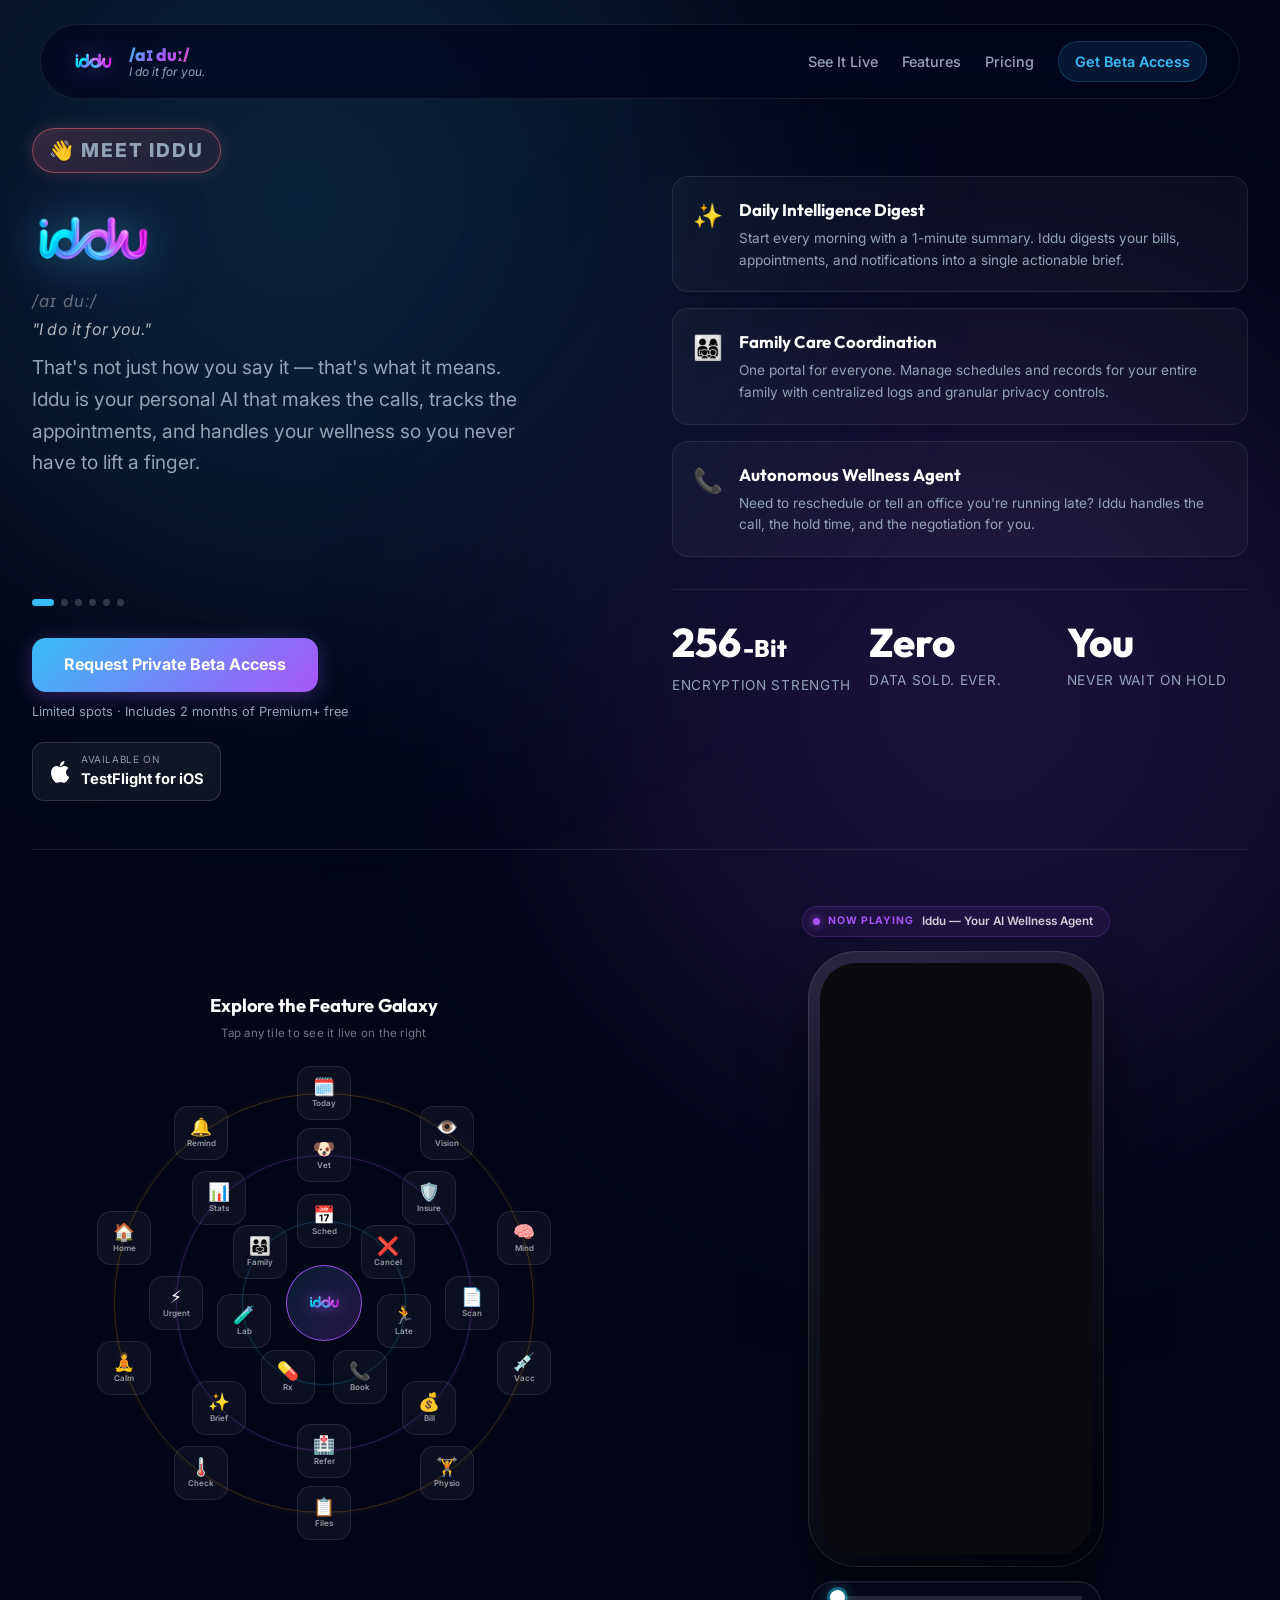
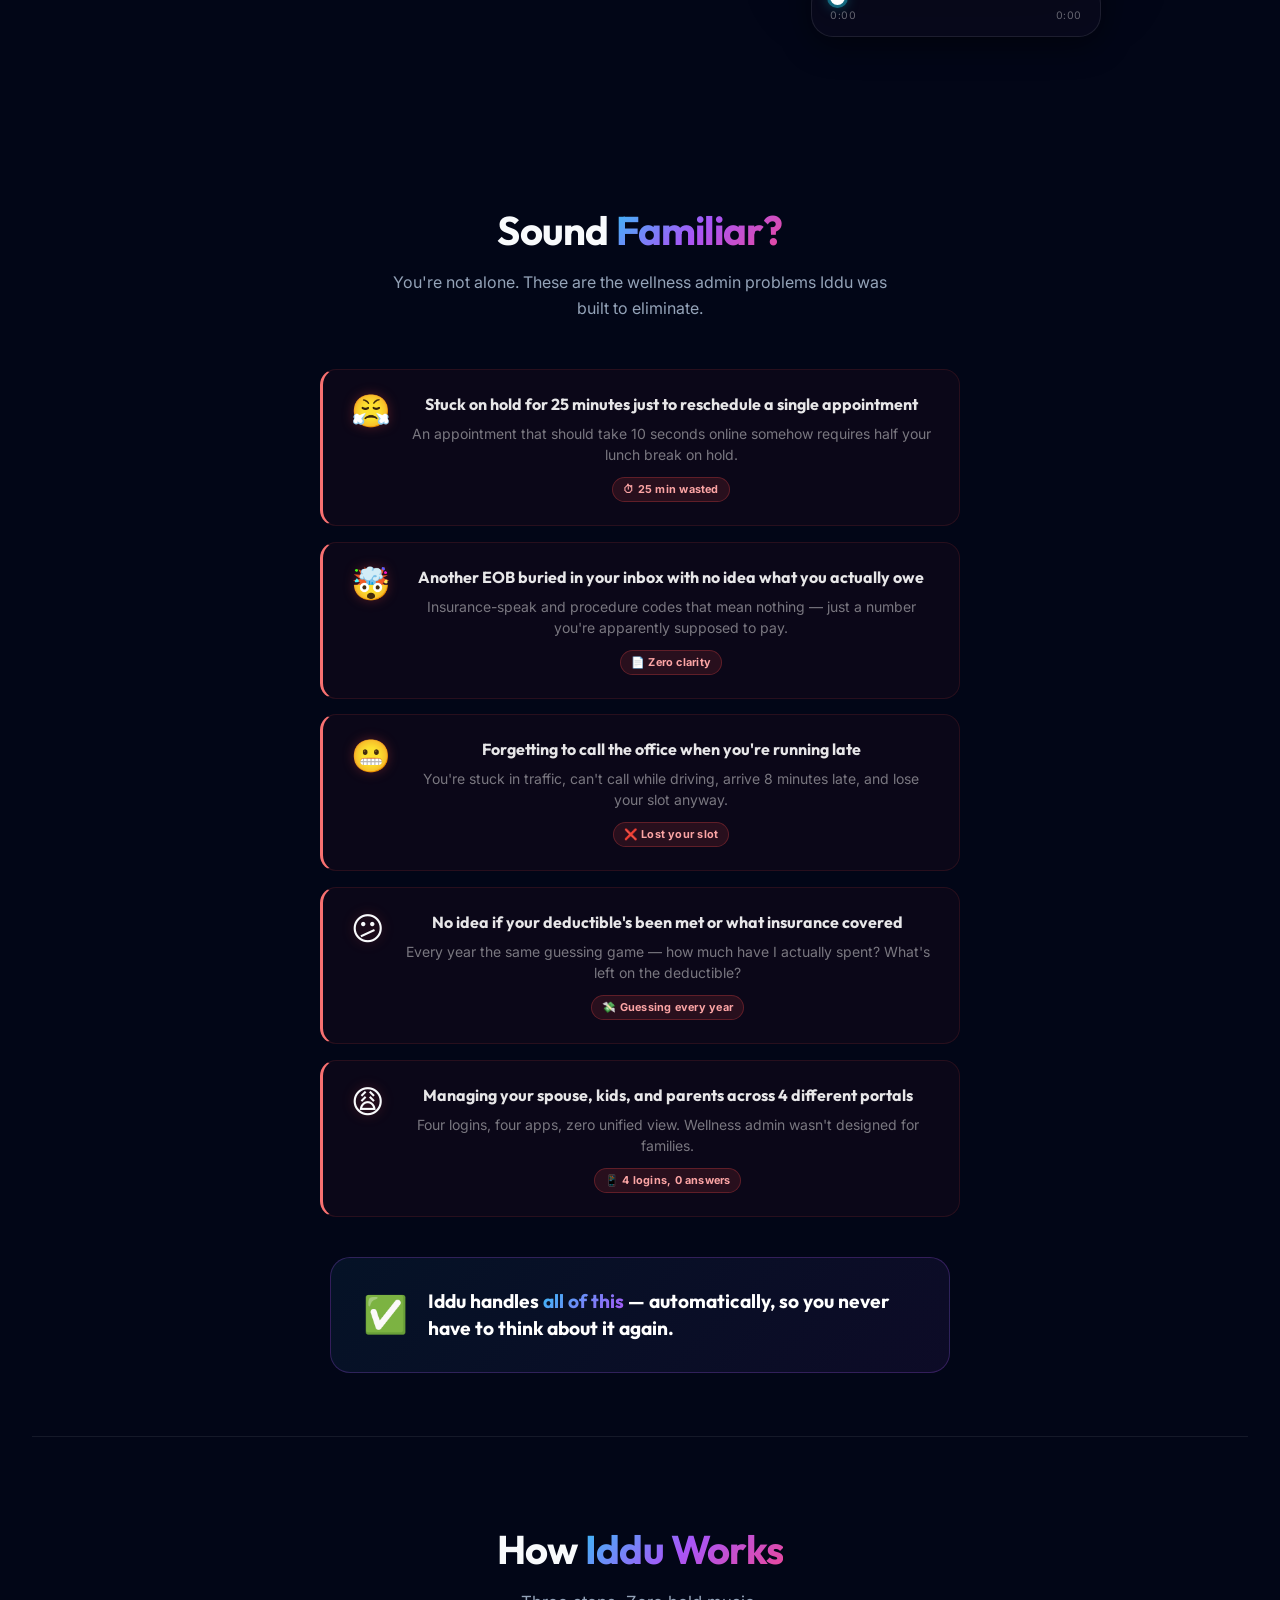
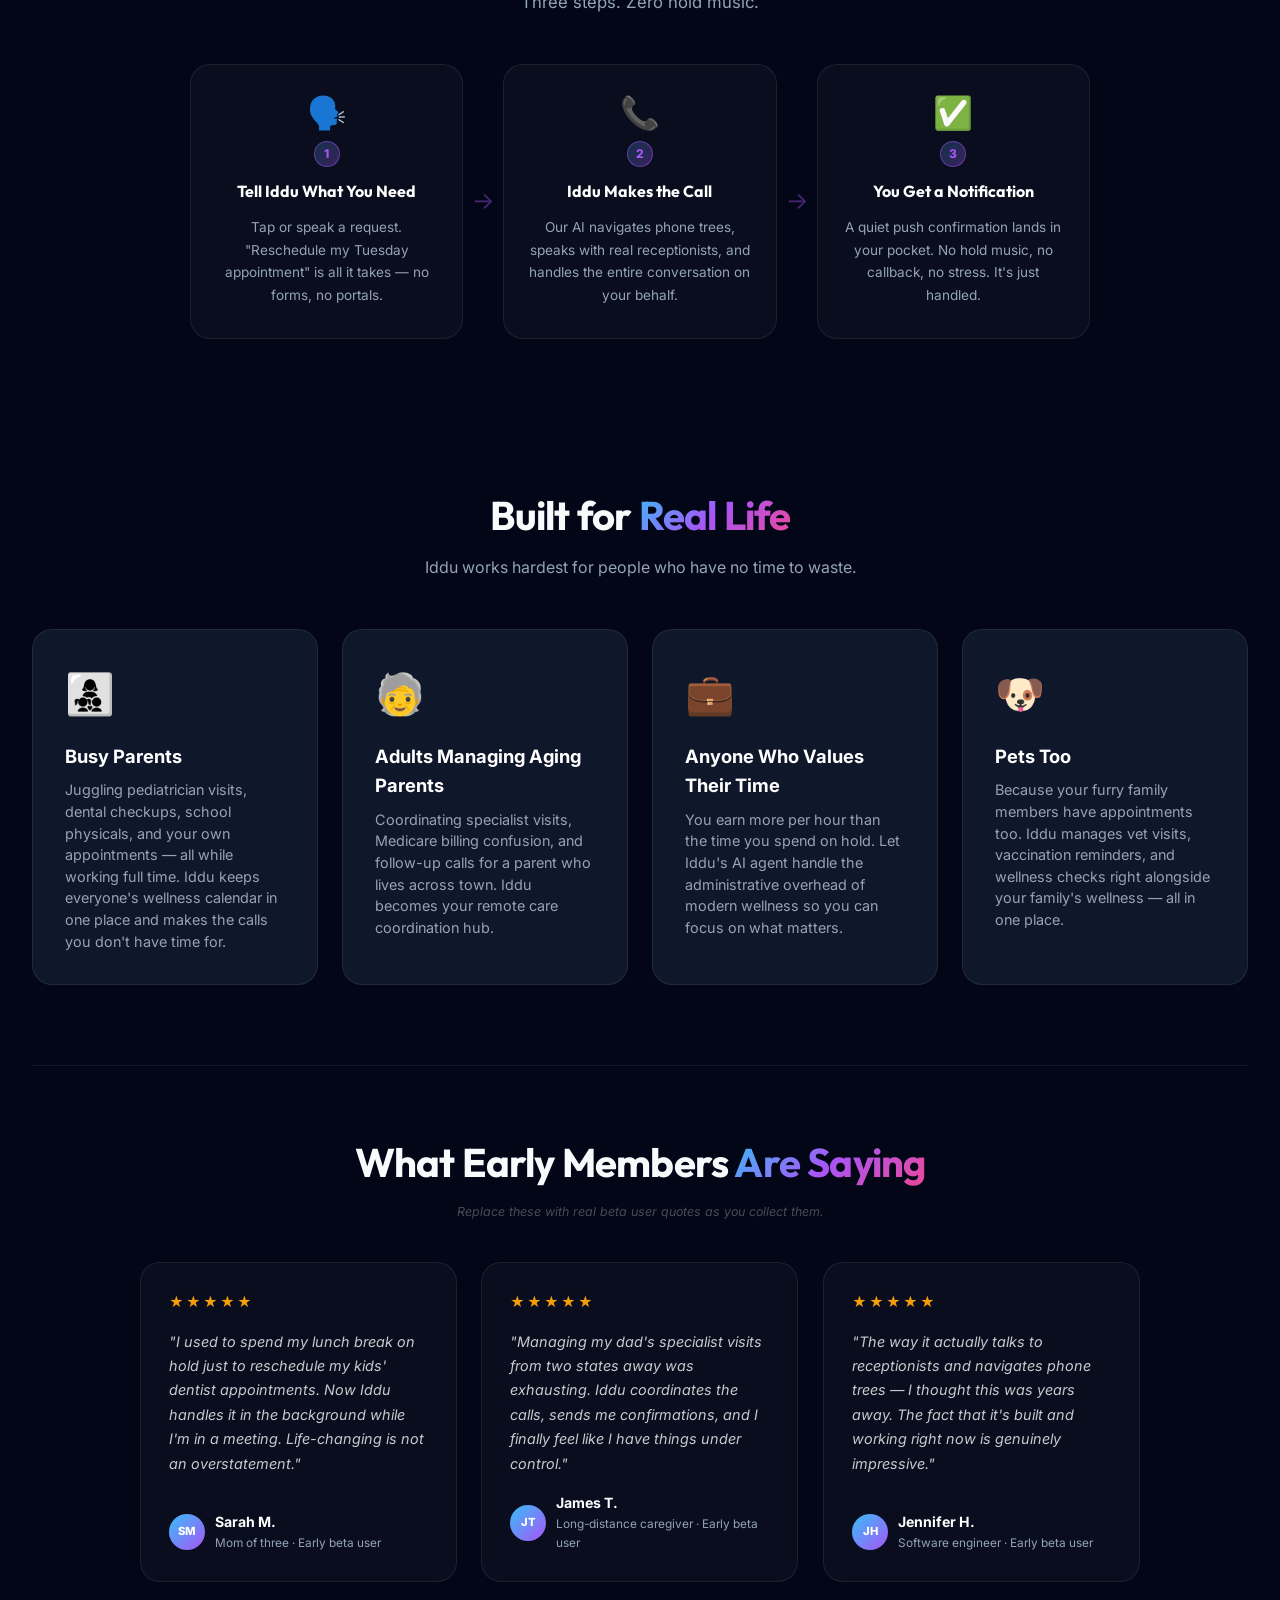
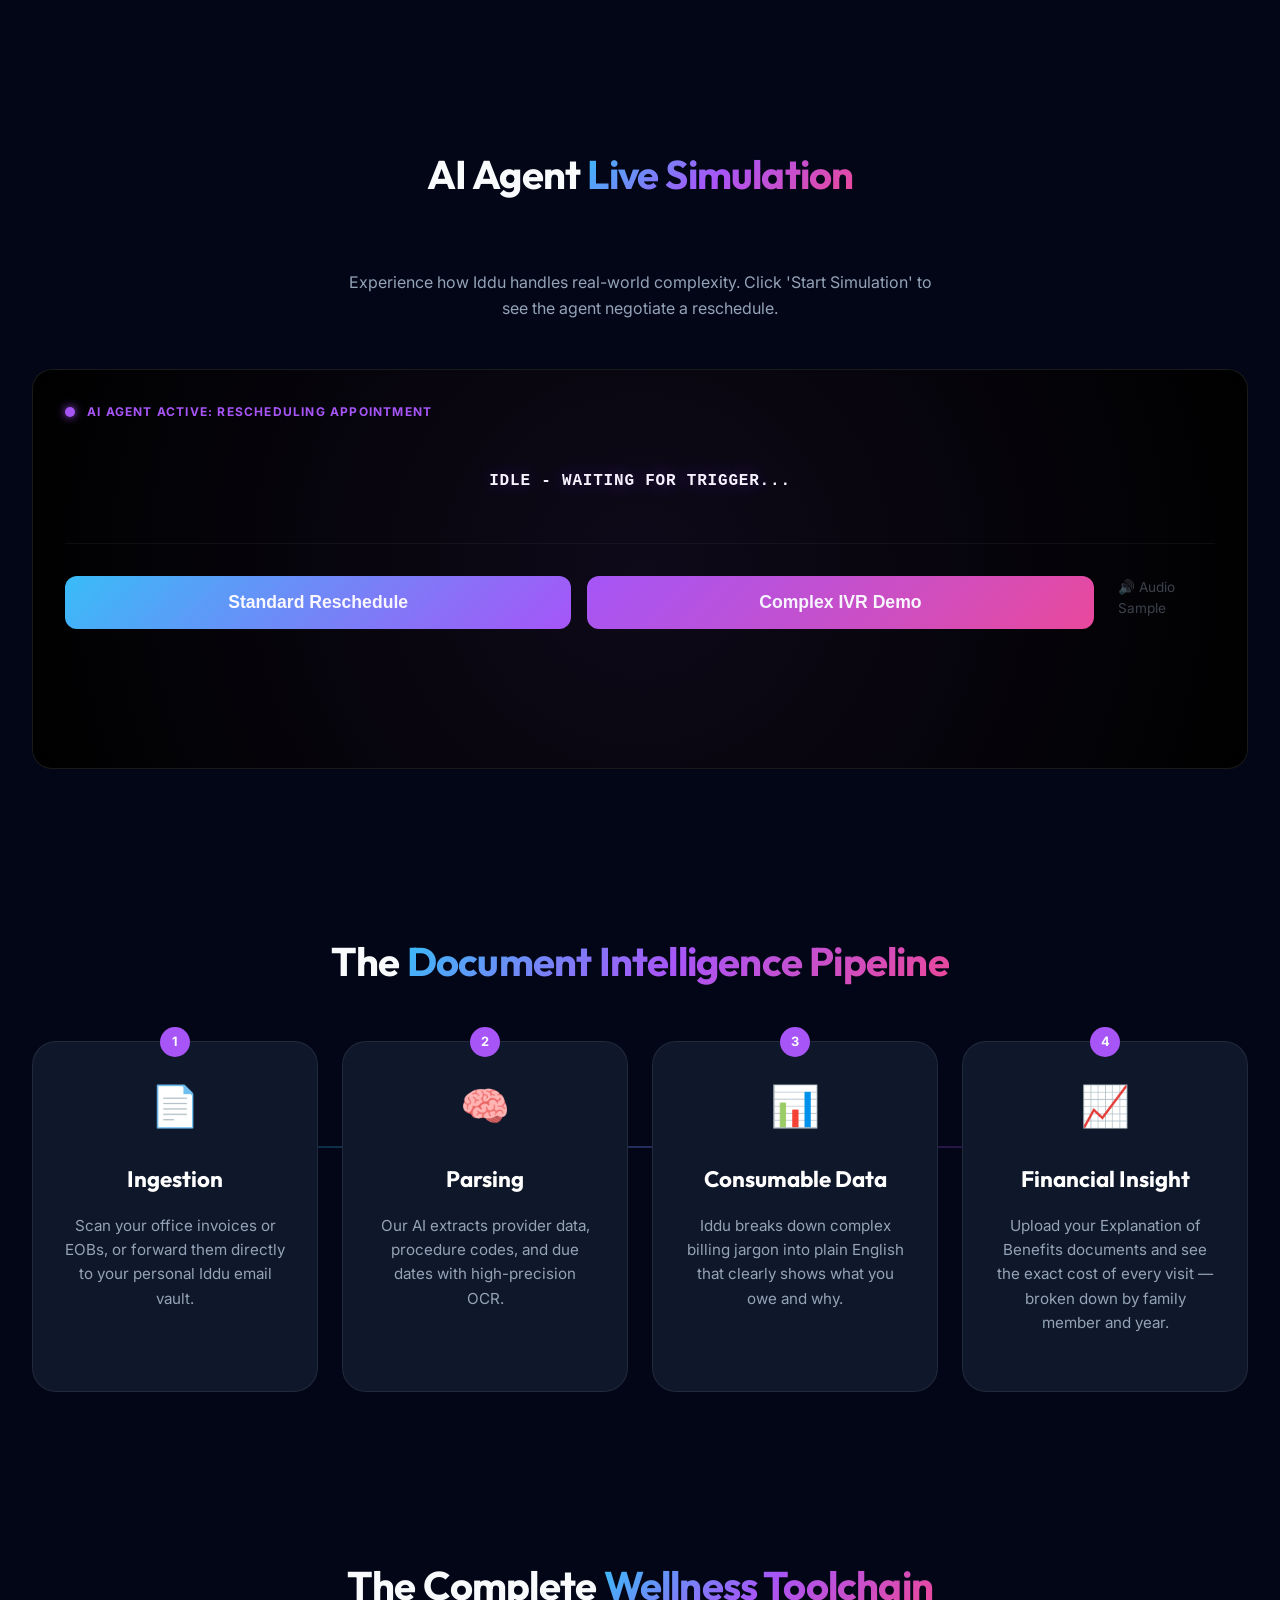
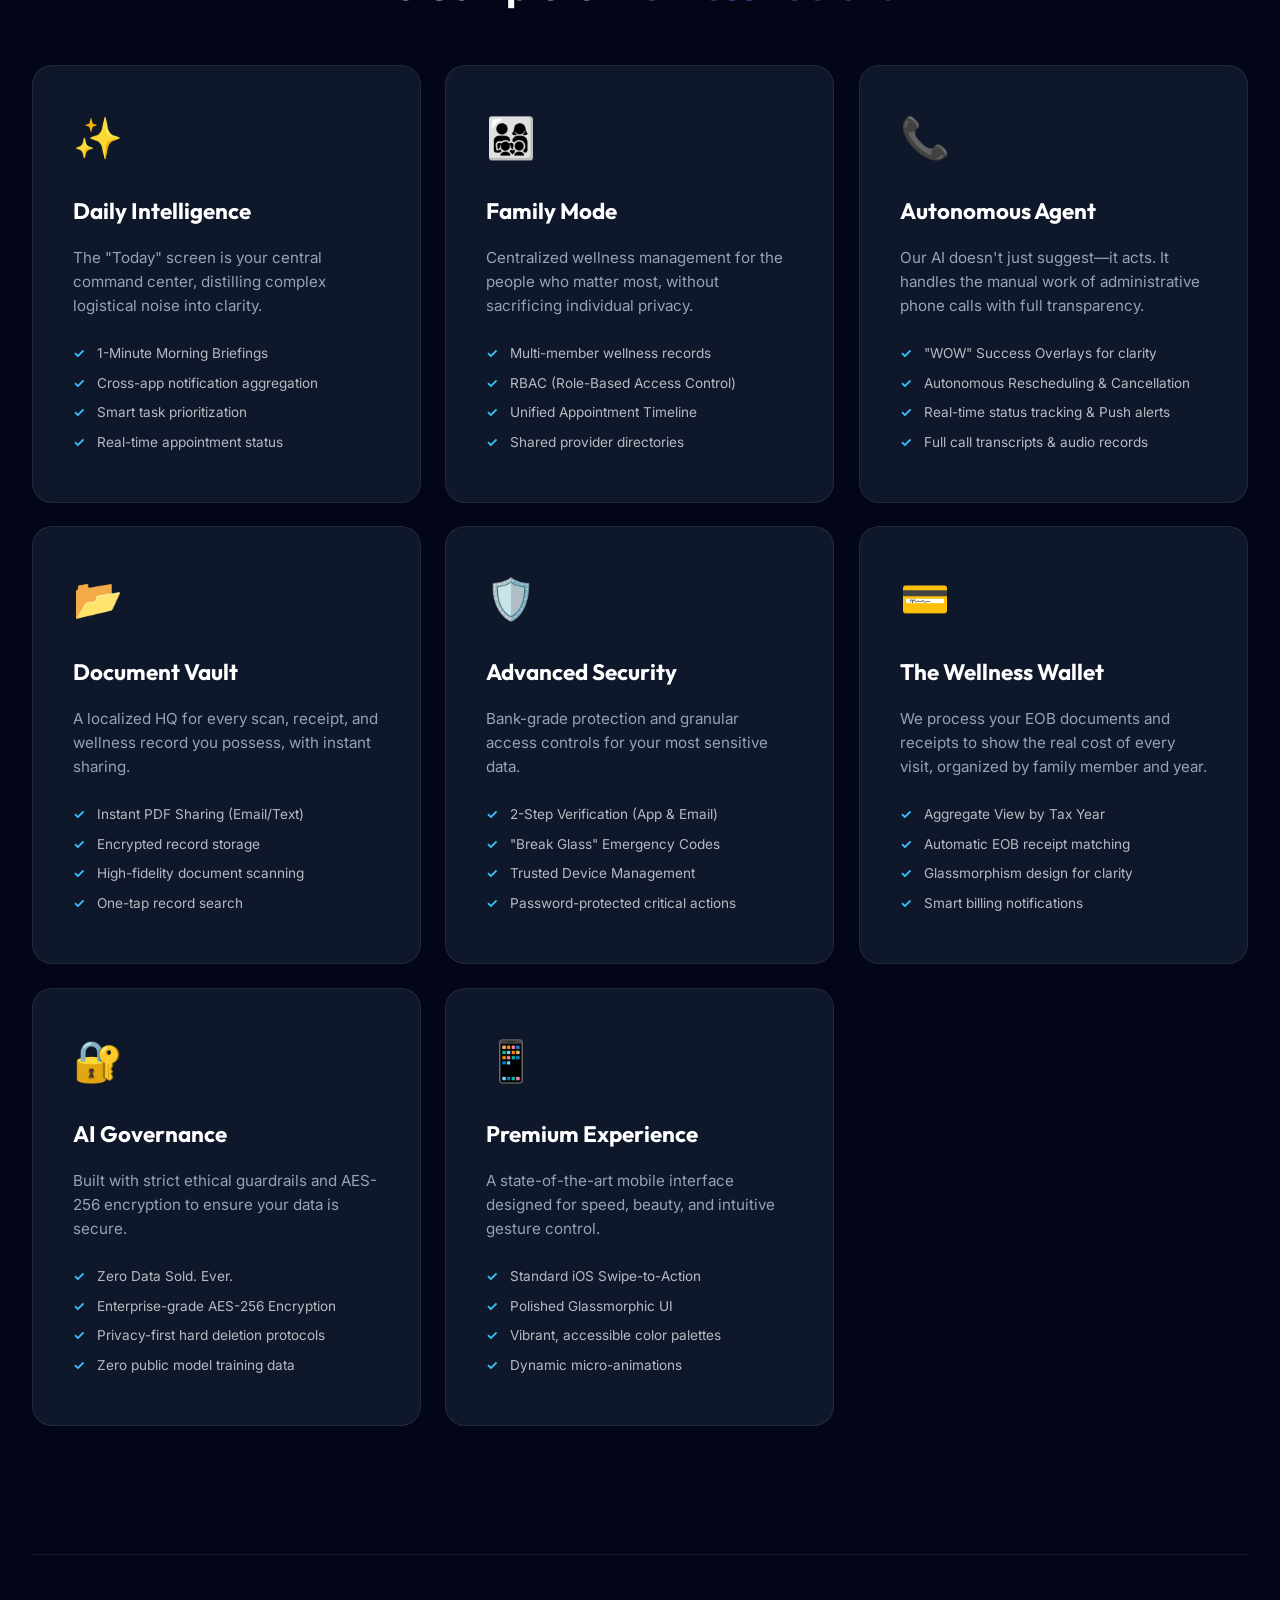
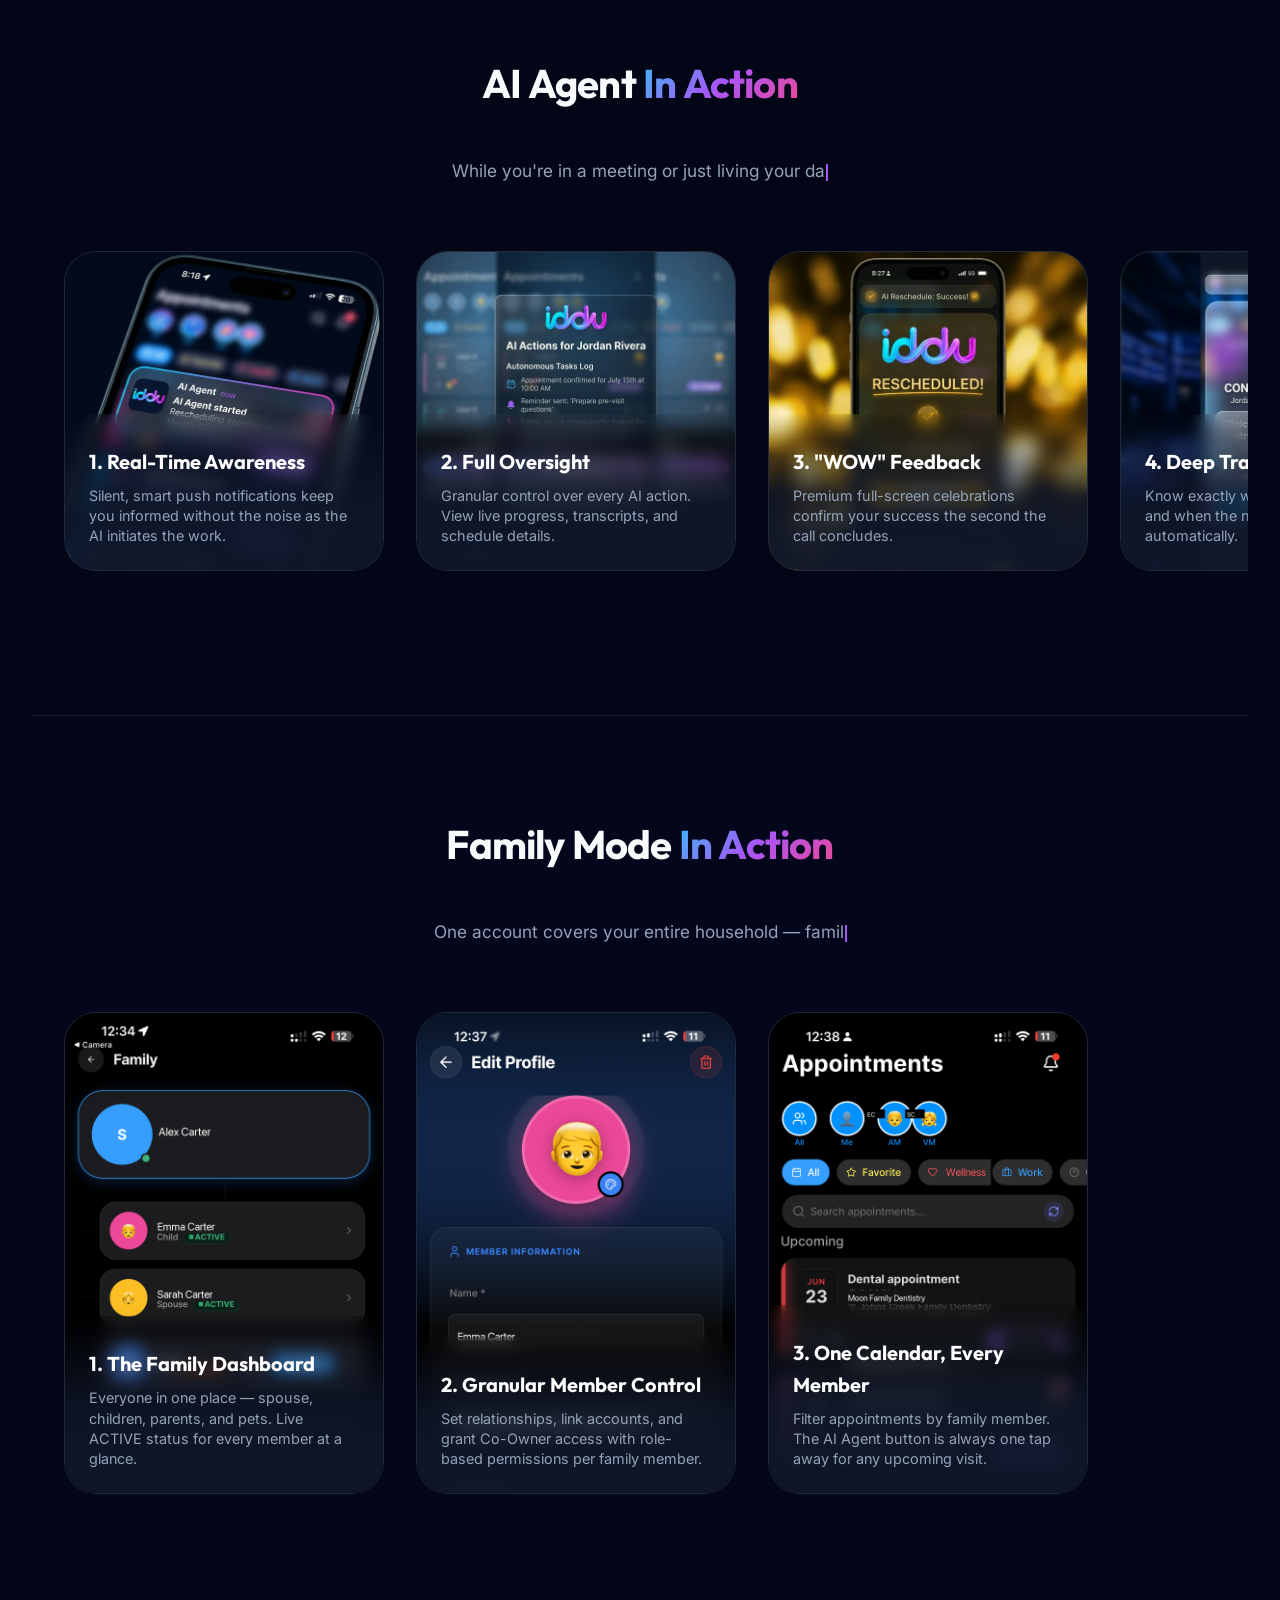
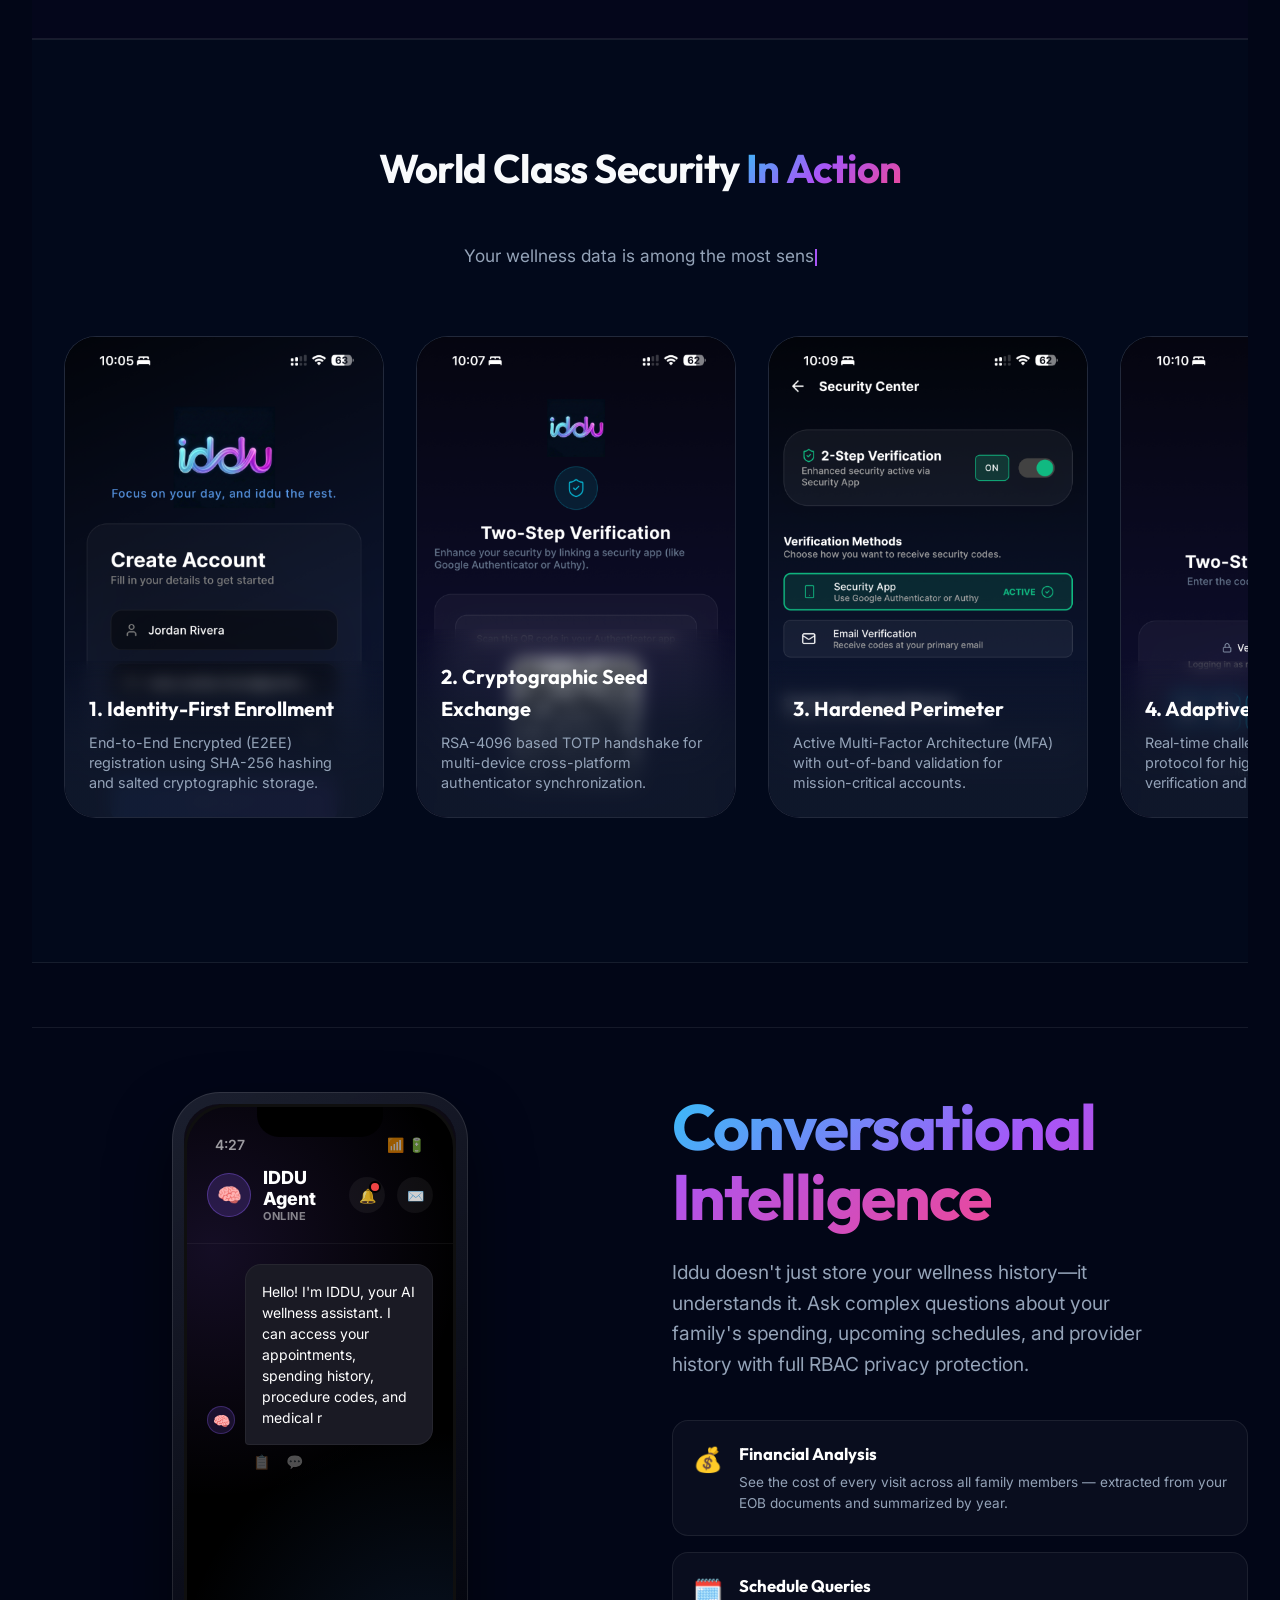
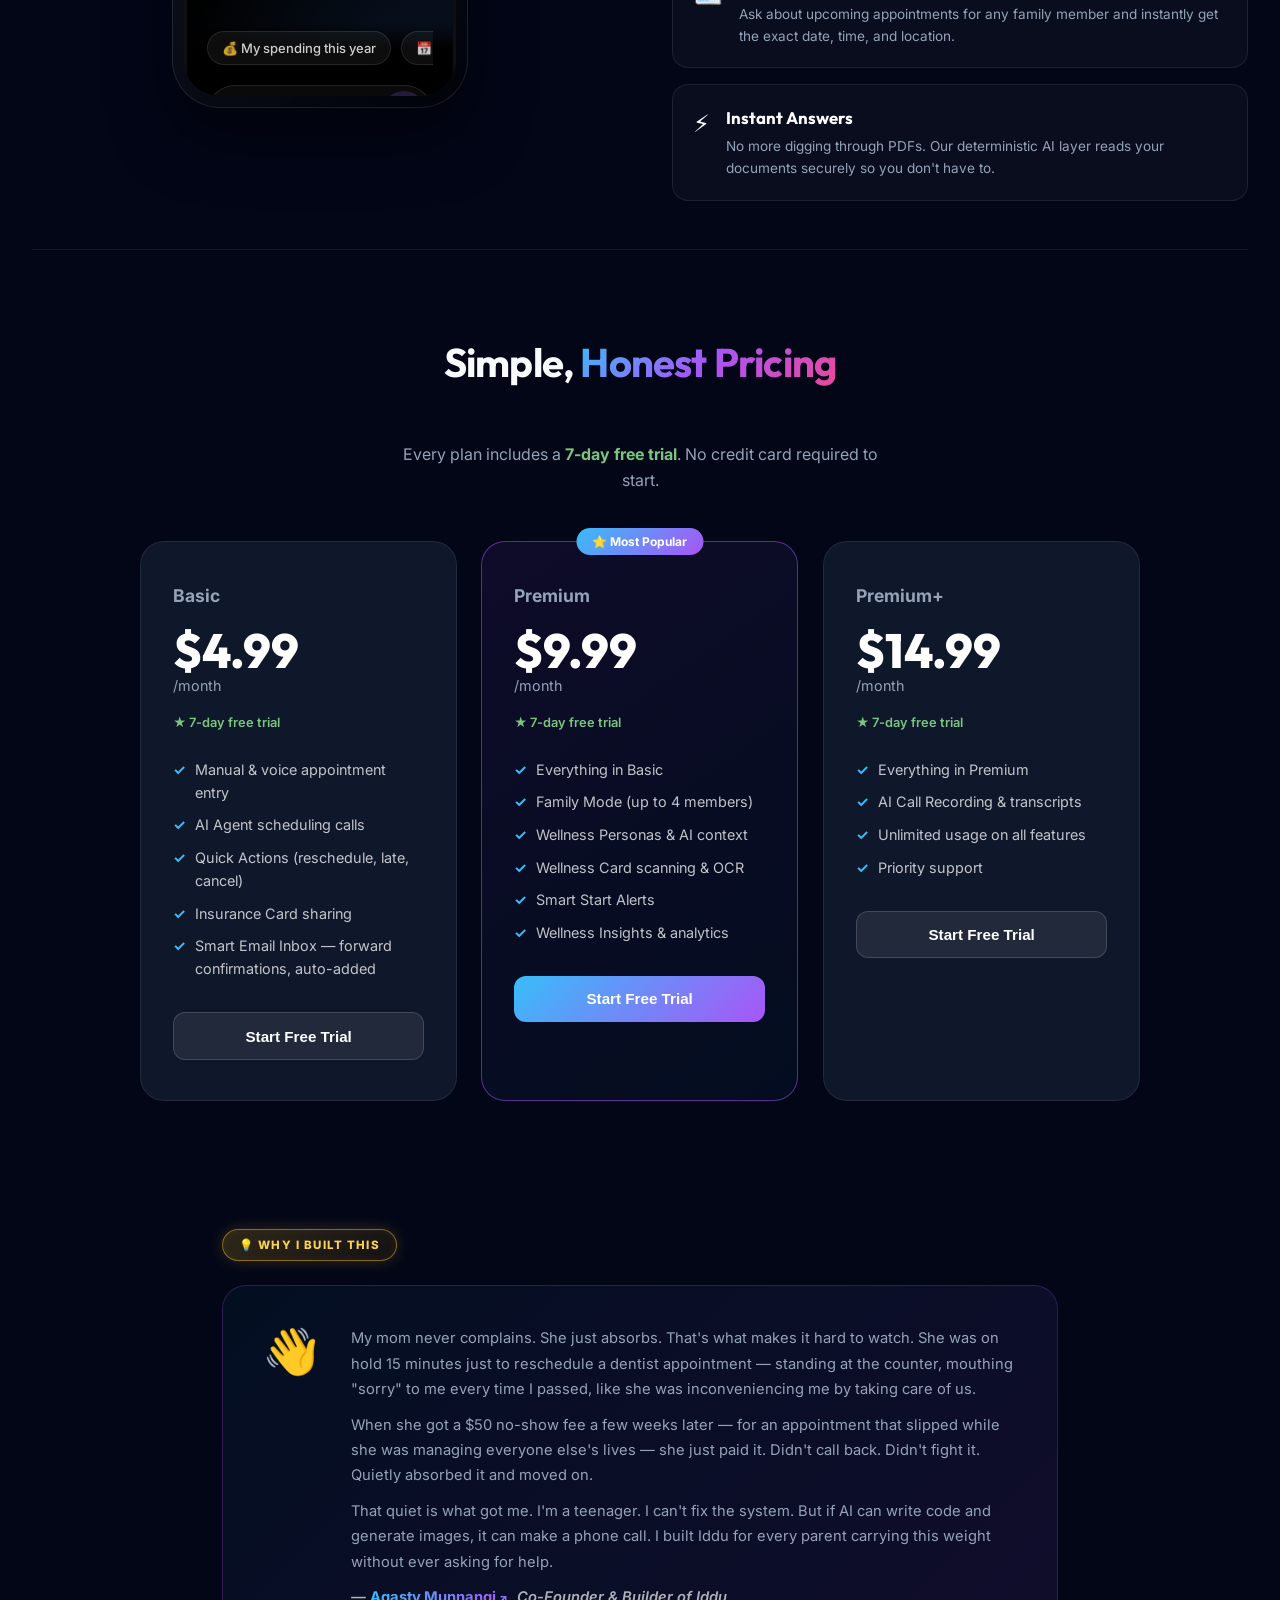
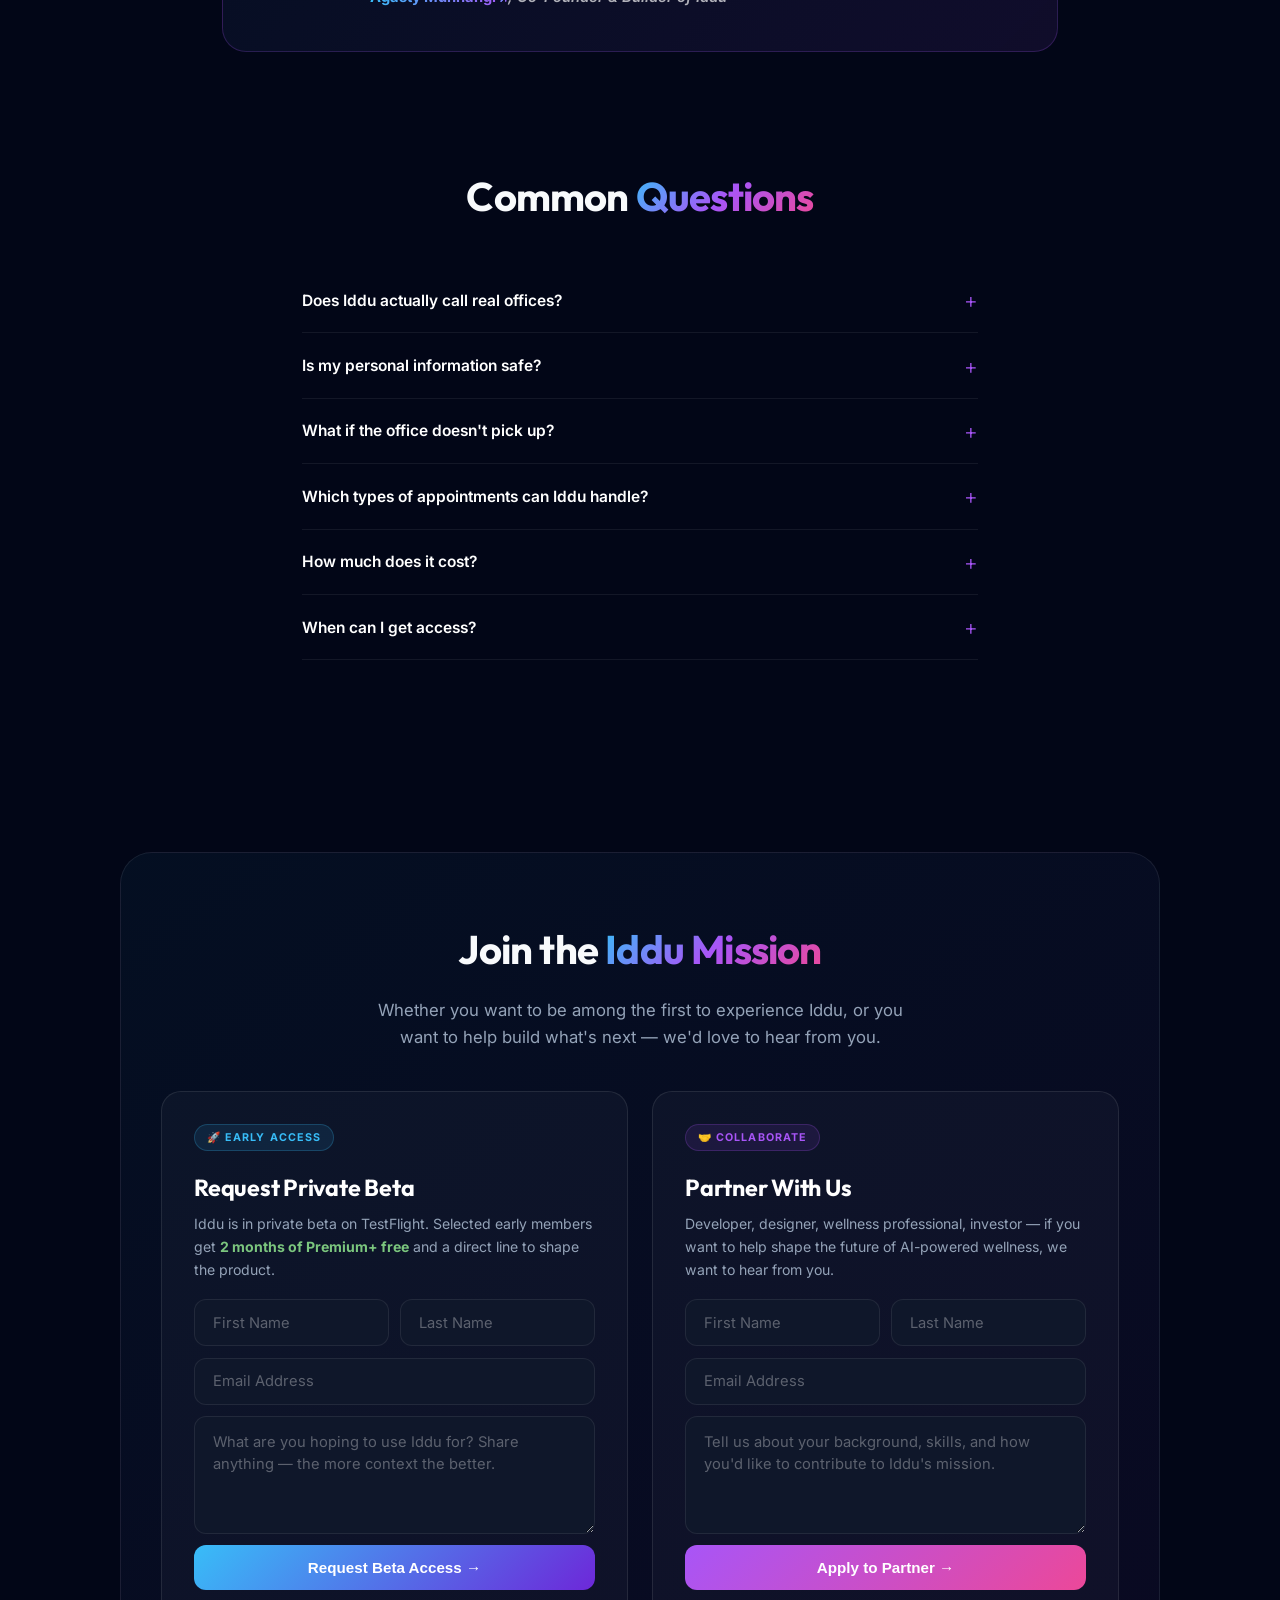
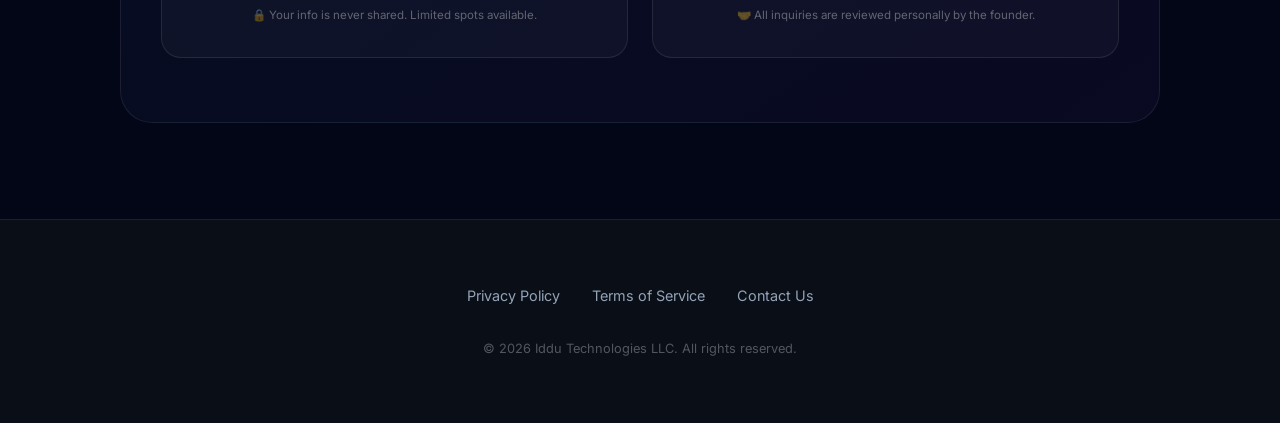
<file: index.html>
<!DOCTYPE html>
<html lang="en">

<head>
  <meta charset="UTF-8" />
  <meta name="viewport" content="width=device-width, initial-scale=1" />
  <title>Iddu — Your AI That Gets Things Done</title>
  <meta name="description"
    content="Iddu is your real-world AI agent that manages appointments, scans forwarded emails, understands voice input, and calls offices to reschedule on your behalf." />

  <!-- JSON-LD Structured Data -->
  <script type="application/ld+json">
  {
    "@context": "https://schema.org",
    "@type": "SoftwareApplication",
    "name": "Iddu",
    "operatingSystem": "iOS",
    "applicationCategory": "LifestyleApplication",
    "offers": {
      "@type": "Offer",
      "price": "4.99",
      "priceCurrency": "USD"
    },
    "description": "Your personal AI that manages wellness appointments, calls offices to reschedule, scans wellness documents, and coordinates care for your entire family.",
    "url": "https://iddu.app"
  }
  </script>

  <!-- Theme and Icons -->
  <meta name="theme-color" content="#020617" />
  <link rel="icon" type="image/png" href="favicon.png" />
  <link rel="apple-touch-icon" href="apple-touch-icon.png" />

  <!-- OpenGraph -->
  <meta property="og:type" content="website" />
  <meta property="og:url" content="https://iddu.app/" />
  <meta property="og:title" content="Iddu — Your AI That Gets Things Done" />
  <meta property="og:image" content="https://iddu.app/og-image.png" />

  <!-- Google Fonts: Inter & Outfit -->
  <link rel="preconnect" href="https://fonts.googleapis.com">
  <link rel="preconnect" href="https://fonts.gstatic.com" crossorigin>
  <link
    href="https://fonts.googleapis.com/css2?family=Inter:wght@400;500;600;700&family=Outfit:wght@500;700;800;900&display=swap"
    rel="stylesheet">

  <style>
    :root {
      --bg-base: #020617;
      /* slate-950 */
      --bg-surface: #0f172a;
      --text-primary: #f8fafc;
      --text-secondary: #94a3b8;
      --brand-blue: #38bdf8;
      --brand-purple: #a855f7;
      --brand-pink: #ec4899;
      --glass-bg: rgba(255, 255, 255, 0.03);
      --glass-border: rgba(255, 255, 255, 0.08);
      --glass-hover: rgba(255, 255, 255, 0.06);
      --accent-glow: rgba(168, 85, 247, 0.15);
    }

    * {
      box-sizing: border-box;
      margin: 0;
      padding: 0;
    }

    *, *::before, *::after { box-sizing: border-box; }
    html { overflow-x: hidden; }

    body {
      background-color: var(--bg-base);
      color: var(--text-primary);
      font-family: 'Inter', system-ui, sans-serif;
      overflow-x: hidden;
      line-height: 1.6;
      -webkit-font-smoothing: antialiased;
    }

    /* Ambient Background Glows */
    .ambient-glow {
      position: fixed;
      width: 800px;
      height: 800px;
      border-radius: 50%;
      filter: blur(140px);
      z-index: -1;
      opacity: 0.15;
      pointer-events: none;
    }

    .glow-1 {
      top: -200px;
      left: -100px;
      background: var(--brand-blue);
    }

    .glow-2 {
      bottom: -200px;
      right: -100px;
      background: var(--brand-purple);
    }

    /* Typography */
    h1,
    h2,
    h3 {
      font-family: 'Outfit', sans-serif;
    }

    .gradient-text {
      background: linear-gradient(135deg, var(--brand-blue), var(--brand-purple), var(--brand-pink));
      -webkit-background-clip: text;
      -webkit-text-fill-color: transparent;
      background-clip: text;
    }

    /* Nav/Header - Floating Glass Upgrade */
    header {
      position: fixed;
      top: 1.5rem;
      left: 50%;
      transform: translateX(-50%);
      width: calc(100% - 3rem);
      max-width: 1200px;
      z-index: 1000;
      background: rgba(2, 6, 23, 0.7);
      backdrop-filter: blur(16px) saturate(180%);
      border: 1px solid var(--glass-border);
      border-radius: 100px;
      transition: all 0.4s cubic-bezier(0.23, 1, 0.32, 1);
      box-sizing: border-box;
      overflow: visible;
    }

    header.scrolled {
      top: 0.75rem;
      background: rgba(15, 23, 42, 0.85);
      box-shadow: 0 20px 40px rgba(0, 0, 0, 0.3);
      border-color: rgba(255, 255, 255, 0.12);
    }

    .nav-inner {
      max-width: 1280px;
      margin: 0 auto;
      display: flex;
      justify-content: space-between;
      align-items: center;
      padding: 1rem 2rem;
    }

    .brand {
      display: flex;
      align-items: center;
      gap: 1rem;
    }

    .logo {
      height: 40px;
      filter: drop-shadow(0 0 12px rgba(168, 85, 247, 0.4));
    }

    .phonetics {
      display: flex;
      flex-direction: column;
      line-height: 1.2;
    }

    .phonetics-main {
      font-family: 'Outfit';
      font-weight: 800;
      font-size: 1.1rem;
    }

    .phonetics-sub {
      font-size: 0.75rem;
      color: var(--text-secondary);
      font-style: italic;
    }

    .contact-btn {
      background: rgba(56, 189, 248, 0.1);
      border: 1px solid rgba(56, 189, 248, 0.2);
      padding: 0.5rem 1rem;
      border-radius: 20px;
      color: var(--brand-blue);
      text-decoration: none;
      font-weight: 600;
      font-size: 0.9rem;
      transition: all 0.2s;
    }

    .contact-btn:hover {
      background: rgba(56, 189, 248, 0.2);
    }

    /* Main Container */
    .container {
      max-width: 1280px;
      margin: 0 auto;
      padding: 0 2rem;
    }

    /* Hero Section — text left, features right */
    .hero {
      display: grid;
      grid-template-columns: 1fr 1fr;
      gap: 4rem;
      min-height: auto;
      padding-top: 8rem;
      padding-bottom: 3rem;
      align-items: start;
    }

    .hero-right {
      display: flex;
      flex-direction: column;
      gap: 2rem;
      padding-top: 3rem;
    }

    .hero-right .ticker-container {
      flex-direction: row;
      justify-content: space-between;
      gap: 1rem;
      border-top: 1px solid var(--glass-border);
      padding-top: 2rem;
      margin-top: 0;
    }

    .hero-right .ticker-item { text-align: left; flex: 1; }

    .hero-content h1 {
      font-size: 4rem;
      line-height: 1.1;
      margin-bottom: 1.5rem;
      letter-spacing: -0.03em;
    }

    .hero-content p {
      font-size: 1.2rem;
      color: var(--text-secondary);
      margin-bottom: 2.5rem;
      max-width: 500px;
    }

    /* ── Features + Trust 2-col section ── */
    .features-trust-section {
      display: grid;
      grid-template-columns: 1fr 1fr;
      gap: 4rem;
      padding: 3.5rem 0 4rem;
      border-top: 1px solid var(--glass-border);
      align-items: start;
    }

    .ft-right .ticker-container {
      flex-direction: column;
      gap: 2rem;
      justify-content: flex-start;
    }

    .ft-right .ticker-item {
      text-align: left;
    }

    /* ── Demo Split 2-col section ── */
    .demo-split-section {
      display: grid;
      grid-template-columns: 1fr 1fr;
      gap: 3rem;
      padding: 3.5rem 0 4rem;
      border-top: 1px solid var(--glass-border);
      align-items: center;
    }

    .ds-left {
      display: flex;
      flex-direction: column;
      align-items: center;
      gap: 1rem;
      overflow: hidden; /* prevent galaxy from causing horizontal scroll */
    }

    .ds-right {
      display: flex;
      flex-direction: column;
      align-items: center;
      gap: 14px;
    }

    /* Hero Mini Features */
    .hero-highlights {
      display: flex;
      flex-direction: column;
      gap: 1rem;
    }

    .highlight-card {
      display: flex;
      gap: 1rem;
      align-items: flex-start;
      background: var(--glass-bg);
      border: 1px solid var(--glass-border);
      padding: 1.25rem;
      border-radius: 16px;
      transition: transform 0.3s, background 0.3s;
    }

    .highlight-card:hover {
      transform: translateX(8px);
      background: var(--glass-hover);
    }

    .highlight-card .icon {
      font-size: 1.5rem;
    }

    .highlight-card h3 {
      font-size: 1.05rem;
      margin-bottom: 0.25rem;
      color: #fff;
    }

    .highlight-card p {
      font-size: 0.85rem;
      margin: 0;
      color: var(--text-secondary);
    }

    /* Phone Demo Wrapper */
    .phone-wrapper {
      position: relative;
      display: flex;
      justify-content: center;
    }

    .phone-frame {
      position: relative;
      border-radius: 48px;
      padding: 12px;
      background: linear-gradient(145deg, rgba(255, 255, 255, 0.1), rgba(0, 0, 0, 0.5));
      box-shadow: 0 30px 60px rgba(0, 0, 0, 0.5), inset 0 0 0 1px rgba(255, 255, 255, 0.1);
    }

    .demo-iframe {
      width: 272px;
      height: 592px;
      border: none;
      border-radius: 36px;
      background: #0a0a0f;
      display: block;
      overflow: hidden;
    }
    .demo-iframe iframe {
      width: 100%;
      height: 100%;
      border: none;
      display: block;
    }

    /* Features Grid */
    .section-title {
      text-align: center;
      font-size: 2.5rem;
      margin: 5rem 0 3rem;
      letter-spacing: -0.02em;
    }

    .features-grid {
      display: grid;
      grid-template-columns: repeat(auto-fit, minmax(320px, 1fr));
      gap: 1.5rem;
      margin-bottom: 8rem;
    }

    .feature-box {
      background: var(--bg-surface);
      border: 1px solid var(--glass-border);
      border-radius: 20px;
      padding: 2.5rem;
      position: relative;
      overflow: hidden;
      transition: transform 0.3s ease;
    }

    .feature-box:hover {
      transform: translateY(-5px);
      border-color: rgba(168, 85, 247, 0.3);
    }

    .feature-box::before {
      content: '';
      position: absolute;
      top: 0;
      left: 0;
      width: 100%;
      height: 3px;
      background: linear-gradient(90deg, var(--brand-blue), var(--brand-purple));
      opacity: 0;
      transition: opacity 0.3s;
    }

    .feature-box:hover::before {
      opacity: 1;
    }

    .fb-icon {
      font-size: 2.5rem;
      margin-bottom: 1.5rem;
      display: block;
    }

    .fb-title {
      font-size: 1.4rem;
      margin-bottom: 1rem;
      color: #fff;
    }

    .fb-desc {
      font-size: 0.95rem;
      color: var(--text-secondary);
      margin-bottom: 1.5rem;
    }

    .fb-list {
      list-style: none;
    }

    .fb-list li {
      position: relative;
      padding-left: 1.5rem;
      font-size: 0.85rem;
      color: rgba(255, 255, 255, 0.7);
      margin-bottom: 0.5rem;
    }

    .fb-list li::before {
      content: '✓';
      position: absolute;
      left: 0;
      color: var(--brand-blue);
      font-weight: bold;
    }

    /* CTA Section */
    .cta-section {
      text-align: center;
      padding: 4rem 2.5rem;
      margin: 8rem auto 0;
      background: linear-gradient(145deg, rgba(56, 189, 248, 0.05), rgba(168, 85, 247, 0.05));
      border: 1px solid var(--glass-border);
      border-radius: 32px;
      max-width: 1040px;
    }

    .cta-section h2 {
      font-size: 2.5rem;
      margin-bottom: 1rem;
      letter-spacing: -0.02em;
    }

    .cta-section p {
      color: var(--text-secondary);
      font-size: 1.1rem;
      margin-bottom: 2.5rem;
    }

    .cta-form {
      display: flex;
      flex-direction: column;
      gap: 1rem;
      max-width: 400px;
      margin: 0 auto;
    }

    .input-group {
      text-align: left;
    }

    .input-group input {
      width: 100%;
      padding: 1rem 1.5rem;
      background: var(--bg-surface);
      border: 1px solid var(--glass-border);
      border-radius: 12px;
      color: #fff;
      font-size: 1rem;
      font-family: inherit;
      transition: border-color 0.3s;
    }

    .input-group input:focus {
      outline: none;
      border-color: var(--brand-blue);
      box-shadow: 0 0 0 2px rgba(56, 189, 248, 0.2);
    }

    .btn-primary {
      background: linear-gradient(135deg, var(--brand-blue), var(--brand-purple));
      color: #fff;
      border: none;
      padding: 1rem 2rem;
      border-radius: 12px;
      font-size: 1.1rem;
      font-weight: bold;
      cursor: pointer;
      transition: transform 0.2s, box-shadow 0.2s;
      margin-top: 0.5rem;
    }

    .btn-primary:hover {
      transform: translateY(-2px);
      box-shadow: 0 10px 20px rgba(168, 85, 247, 0.3);
    }

    .privacy-note {
      font-size: 0.8rem;
      color: rgba(255, 255, 255, 0.3);
      margin-top: 1rem;
    }

    /* ── Two-Column CTA Layout ── */
    .cta-intro { margin-bottom: 2.5rem; }

    .cta-duo {
      display: grid;
      grid-template-columns: 1fr 1fr;
      gap: 1.5rem;
      text-align: left;
    }

    .cta-card {
      background: rgba(255, 255, 255, 0.03);
      border: 1px solid rgba(255, 255, 255, 0.09);
      border-radius: 20px;
      padding: 2rem;
      display: flex;
      flex-direction: column;
      gap: 1.1rem;
    }

    .cta-card-badge {
      display: inline-flex;
      align-items: center;
      gap: 6px;
      font-size: 0.67rem;
      font-weight: 700;
      letter-spacing: 0.1em;
      text-transform: uppercase;
      padding: 4px 12px;
      border-radius: 100px;
      width: fit-content;
    }

    .badge-blue {
      background: rgba(56, 189, 248, 0.1);
      color: var(--brand-blue);
      border: 1px solid rgba(56, 189, 248, 0.22);
    }

    .badge-purple {
      background: rgba(168, 85, 247, 0.1);
      color: var(--brand-purple);
      border: 1px solid rgba(168, 85, 247, 0.22);
    }

    .cta-card h3 {
      font-size: 1.45rem;
      color: #fff;
      margin-bottom: 0.4rem;
      letter-spacing: -0.01em;
    }

    /* Override broad .cta-section p inside cards */
    .cta-card p {
      font-size: 0.88rem;
      color: var(--text-secondary);
      margin-bottom: 0;
      line-height: 1.65;
    }

    .cta-card .privacy-note {
      font-size: 0.72rem;
      color: rgba(255, 255, 255, 0.35);
      text-align: center;
      margin-top: 0.25rem;
    }

    .cta-card .cta-form {
      max-width: none;
      margin: 0;
      gap: 0.7rem;
    }

    .input-row {
      display: grid;
      grid-template-columns: 1fr 1fr;
      gap: 0.7rem;
    }

    .cta-card .cta-form input,
    .cta-card .cta-form textarea {
      width: 100%;
      padding: 0.85rem 1.1rem;
      background: var(--bg-surface);
      border: 1px solid var(--glass-border);
      border-radius: 12px;
      color: #fff;
      font-size: 0.92rem;
      font-family: inherit;
      transition: border-color 0.25s, box-shadow 0.25s;
    }

    .cta-card .cta-form input:focus,
    .cta-card .cta-form textarea:focus {
      outline: none;
      border-color: rgba(168, 85, 247, 0.55);
      box-shadow: 0 0 0 2px rgba(168, 85, 247, 0.12);
    }

    .cta-card .cta-form input::placeholder,
    .cta-card .cta-form textarea::placeholder { color: rgba(255, 255, 255, 0.32); }

    .cta-card .cta-form textarea {
      resize: vertical;
      min-height: 108px;
      line-height: 1.5;
    }

    .btn-cta-blue {
      background: linear-gradient(135deg, #38bdf8, #6d28d9);
      color: #fff;
      border: none;
      padding: 0.9rem 1.5rem;
      border-radius: 12px;
      font-size: 0.95rem;
      font-weight: 700;
      cursor: pointer;
      width: 100%;
      transition: transform 0.2s, box-shadow 0.2s;
    }

    .btn-cta-purple {
      background: linear-gradient(135deg, #a855f7, #ec4899);
      color: #fff;
      border: none;
      padding: 0.9rem 1.5rem;
      border-radius: 12px;
      font-size: 0.95rem;
      font-weight: 700;
      cursor: pointer;
      width: 100%;
      transition: transform 0.2s, box-shadow 0.2s;
    }

    .btn-cta-blue:hover  { transform: translateY(-2px); box-shadow: 0 8px 24px rgba(56,189,248,0.25); }
    .btn-cta-purple:hover { transform: translateY(-2px); box-shadow: 0 8px 24px rgba(168,85,247,0.25); }

    /* Vertical divider between the two cards on desktop */
    .cta-divider {
      width: 1px;
      background: var(--glass-border);
      align-self: stretch;
      display: none; /* shown via grid gap instead */
    }

    @media (max-width: 780px) {
      .cta-duo { grid-template-columns: 1fr; }
    }

    /* === Hero Rotator === */
    .hero-slides {
      display: grid;
    }

    .hero-slide {
      grid-area: 1 / 1;
      opacity: 0;
      transform: translateY(10px);
      transition: opacity 0.55s ease, transform 0.55s ease;
      pointer-events: none;
    }

    .hero-slide.active {
      opacity: 1;
      transform: translateY(0);
      pointer-events: auto;
    }

    .hero-feature-tag {
      display: inline-flex;
      align-items: center;
      gap: 7px;
      font-size: 0.72rem;
      font-weight: 800;
      letter-spacing: 0.1em;
      text-transform: uppercase;
      border-radius: 100px;
      padding: 6px 16px;
      margin-bottom: 0.85rem;
      transition: box-shadow 0.3s;
    }

    /* 📞 AI Calling — cyan blue */
    .tag-blue {
      color: #7dd3fc;
      background: linear-gradient(135deg, rgba(56,189,248,0.18), rgba(14,165,233,0.08));
      border: 1px solid rgba(56,189,248,0.5);
      box-shadow: 0 0 16px rgba(56,189,248,0.22), inset 0 0 10px rgba(56,189,248,0.07);
    }

    /* 👨‍👩‍👧‍👦 Family Mode — violet purple */
    .tag-purple {
      color: #c084fc;
      background: linear-gradient(135deg, rgba(168,85,247,0.2), rgba(139,92,246,0.08));
      border: 1px solid rgba(168,85,247,0.5);
      box-shadow: 0 0 16px rgba(168,85,247,0.22), inset 0 0 10px rgba(168,85,247,0.07);
    }

    /* 🧾 Bill Intelligence — emerald green */
    .tag-green {
      color: #6ee7b7;
      background: linear-gradient(135deg, rgba(52,211,153,0.18), rgba(16,185,129,0.08));
      border: 1px solid rgba(52,211,153,0.48);
      box-shadow: 0 0 16px rgba(52,211,153,0.2), inset 0 0 10px rgba(52,211,153,0.06);
    }

    /* ✨ Daily Digest — amber gold */
    .tag-amber {
      color: #fcd34d;
      background: linear-gradient(135deg, rgba(251,191,36,0.18), rgba(245,158,11,0.08));
      border: 1px solid rgba(251,191,36,0.48);
      box-shadow: 0 0 16px rgba(251,191,36,0.2), inset 0 0 10px rgba(251,191,36,0.06);
    }

    /* 💬 Conversational AI — fuchsia pink */
    .tag-pink {
      color: #f0abfc;
      background: linear-gradient(135deg, rgba(232,121,249,0.18), rgba(168,85,247,0.08));
      border: 1px solid rgba(232,121,249,0.48);
      box-shadow: 0 0 16px rgba(232,121,249,0.2), inset 0 0 10px rgba(232,121,249,0.06);
    }

    /* 👋 Meet Iddu — warm rose */
    .tag-rose {
      color: #fda4af;
      background: linear-gradient(135deg, rgba(251,113,133,0.18), rgba(244,63,94,0.08));
      border: 1px solid rgba(251,113,133,0.48);
      box-shadow: 0 0 16px rgba(251,113,133,0.2), inset 0 0 10px rgba(251,113,133,0.06);
    }

    /* === Pronunciation Slide — dictionary entry style === */
    .hero-content .hero-feature-tag { margin-bottom: 0.6rem; }

    .dict-entry {
      margin-bottom: 0.55rem;
    }

    .dict-word-logo {
      display: block;
      height: clamp(4.5rem, 11vw, 7.5rem);
      width: auto;
      margin: 0 0 -0.9rem;
      filter: drop-shadow(0 0 18px rgba(34, 211, 238, 0.35)) drop-shadow(0 0 36px rgba(168, 85, 247, 0.25));
    }

    .dict-entry .dict-phonetic {
      font-size: 1.05rem;
      color: rgba(255, 255, 255, 0.38);
      font-style: italic;
      margin: 0 0 0.15rem;
      letter-spacing: 0.06em;
    }

    .dict-entry .dict-meaning {
      font-size: 1rem;
      color: rgba(255, 255, 255, 0.68);
      font-style: italic;
      margin: 0;
      letter-spacing: 0.01em;
    }

    .hero-sub {
      color: var(--text-secondary);
      font-size: 1.05rem;
      line-height: 1.65;
      margin-top: 0.6rem;
      max-width: 520px;
    }

    .hero-dots {
      display: flex;
      align-items: center;
      gap: 7px;
      margin-top: 0.9rem;
    }

    .hero-dot {
      height: 7px;
      width: 7px;
      border-radius: 4px;
      background: rgba(255, 255, 255, 0.18);
      border: none;
      cursor: pointer;
      padding: 0;
      transition: background 0.35s, width 0.35s;
    }

    .hero-dot.active {
      background: var(--brand-blue);
      width: 22px;
    }

    /* === TestFlight Badge & Waitlist Count === */
    .hero-social-proof {
      display: flex;
      align-items: center;
      gap: 1.25rem;
      margin-top: 1.25rem;
      flex-wrap: wrap;
    }

    .testflight-btn {
      display: inline-flex;
      align-items: center;
      gap: 10px;
      background: rgba(255,255,255,0.06);
      border: 1px solid rgba(255,255,255,0.14);
      border-radius: 12px;
      padding: 9px 16px;
      text-decoration: none;
      transition: background 0.2s, border-color 0.2s;
    }

    .testflight-btn:hover { background: rgba(255,255,255,0.1); border-color: rgba(255,255,255,0.24); }
    .testflight-btn svg { flex-shrink: 0; }

    .tf-sub {
      display: block;
      font-size: 0.62rem;
      color: rgba(255,255,255,0.55);
      letter-spacing: 0.06em;
      text-transform: uppercase;
    }

    .tf-main {
      display: block;
      font-size: 0.92rem;
      font-weight: 700;
      color: #fff;
    }

    .waitlist-count {
      display: flex;
      align-items: center;
      gap: 7px;
      padding: 7px 14px;
      background: rgba(56,189,248,0.07);
      border: 1px solid rgba(56,189,248,0.18);
      border-radius: 100px;
    }

    .wl-dot {
      width: 7px;
      height: 7px;
      border-radius: 50%;
      background: var(--brand-blue);
      animation: snp-pulse 2s infinite;
    }

    .wl-num {
      font-size: 0.95rem;
      font-weight: 800;
      color: var(--brand-blue);
      font-family: 'Outfit', sans-serif;
    }

    .wl-label {
      font-size: 0.78rem;
      color: rgba(255,255,255,0.55);
    }

    /* === How It Works === */
    .how-section {
      padding: 5rem 2rem;
      text-align: center;
      border-top: 1px solid var(--glass-border);
    }

    .how-subtitle {
      color: var(--text-secondary);
      font-size: 1.05rem;
      margin-top: 0.5rem;
    }

    .how-steps {
      display: grid;
      grid-template-columns: 1fr 40px 1fr 40px 1fr;
      align-items: center;
      max-width: 900px;
      margin: 3rem auto 0;
    }

    .how-step {
      background: rgba(255,255,255,0.03);
      border: 1px solid rgba(255,255,255,0.08);
      border-radius: 20px;
      padding: 2rem 1.5rem;
      display: flex;
      flex-direction: column;
      align-items: center;
      gap: 0.75rem;
      height: 100%;
    }

    .how-step-icon { font-size: 2rem; line-height: 1; }

    .how-step-num {
      width: 26px;
      height: 26px;
      border-radius: 50%;
      background: linear-gradient(135deg, rgba(56,189,248,0.2), rgba(168,85,247,0.3));
      border: 1px solid rgba(168,85,247,0.45);
      color: var(--brand-purple);
      font-size: 0.75rem;
      font-weight: 800;
      display: flex;
      align-items: center;
      justify-content: center;
    }

    .how-step-title {
      font-size: 1rem;
      font-weight: 700;
      color: #fff;
      margin: 0;
    }

    .how-step-desc {
      font-size: 0.85rem;
      color: var(--text-secondary);
      line-height: 1.65;
      margin: 0;
    }

    .how-arrow {
      text-align: center;
      color: rgba(168,85,247,0.4);
      font-size: 1.5rem;
    }

    @media (max-width: 680px) {
      .how-steps {
        grid-template-columns: 1fr;
        gap: 0;
      }
      .how-arrow { transform: rotate(90deg); padding: 0.25rem 0; font-size: 1.2rem; }
    }

    /* === Testimonials === */
    .testimonials-section {
      padding: 4rem 2rem;
      text-align: center;
      border-top: 1px solid var(--glass-border);
    }

    .testimonials-note {
      font-size: 0.78rem;
      color: rgba(255,255,255,0.28);
      margin-top: 0.5rem;
      font-style: italic;
    }

    .testimonials-grid {
      display: grid;
      grid-template-columns: repeat(3, 1fr);
      gap: 1.5rem;
      max-width: 1000px;
      margin: 2.5rem auto 0;
      text-align: left;
    }

    .testimonial-card {
      background: rgba(255,255,255,0.03);
      border: 1px solid rgba(255,255,255,0.08);
      border-radius: 20px;
      padding: 1.75rem;
      display: flex;
      flex-direction: column;
      gap: 1rem;
    }

    .t-stars { color: #f59e0b; font-size: 0.88rem; letter-spacing: 2px; }

    .t-quote {
      font-size: 0.9rem;
      color: rgba(255,255,255,0.78);
      line-height: 1.7;
      margin: 0;
      flex: 1;
      font-style: italic;
    }

    .t-author { display: flex; align-items: center; gap: 10px; }

    .t-avatar {
      width: 36px;
      height: 36px;
      border-radius: 50%;
      background: linear-gradient(135deg, var(--brand-blue), var(--brand-purple));
      display: flex;
      align-items: center;
      justify-content: center;
      font-size: 0.7rem;
      font-weight: 800;
      color: #fff;
      flex-shrink: 0;
    }

    .t-name { font-size: 0.88rem; font-weight: 700; color: #fff; margin: 0; }
    .t-role { font-size: 0.74rem; color: var(--text-secondary); margin: 0; }

    @media (max-width: 720px) {
      .testimonials-grid { grid-template-columns: 1fr; }
    }

    /* === Founder Story === */
    .founder-section {
      padding: 3rem 2rem;
      max-width: 900px;
      margin: 0 auto;
    }

    .founder-card {
      background: linear-gradient(135deg, rgba(56,189,248,0.05), rgba(168,85,247,0.09));
      border: 1px solid rgba(168,85,247,0.22);
      border-radius: 24px;
      padding: 2.5rem;
      display: flex;
      gap: 2rem;
      align-items: flex-start;
    }

    .founder-emoji { font-size: 2.8rem; flex-shrink: 0; line-height: 1; padding-top: 0.15rem; }

    .founder-text h3 {
      font-size: 1.25rem;
      color: #fff;
      margin: 0 0 0.9rem;
      line-height: 1.45;
      letter-spacing: -0.01em;
    }

    .founder-text p {
      font-size: 0.92rem;
      color: var(--text-secondary);
      line-height: 1.72;
      margin: 0 0 0.65rem;
    }

    .founder-text p:last-child { margin-bottom: 0; }

    .founder-sig { color: rgba(255,255,255,0.68) !important; font-style: italic; font-weight: 600; }
    .founder-sig a {
      color: inherit;
      text-decoration: none;
      background: linear-gradient(90deg, #38bdf8, #a855f7);
      -webkit-background-clip: text;
      -webkit-text-fill-color: transparent;
      background-clip: text;
      font-style: normal;
      font-weight: 700;
      transition: opacity 0.2s;
    }
    .founder-sig a:hover { opacity: 0.8; }
    .founder-sig a::after {
      content: ' ↗';
      font-size: 0.75em;
      -webkit-text-fill-color: transparent;
      background: linear-gradient(90deg, #38bdf8, #a855f7);
      -webkit-background-clip: text;
      background-clip: text;
    }

    @media (max-width: 600px) {
      .founder-card { flex-direction: column; gap: 0.75rem; }
    }

    /* === FAQ === */
    .faq-section {
      padding: 4rem 2rem;
      max-width: 740px;
      margin: 0 auto;
      text-align: center;
    }

    .faq-list { margin-top: 2.5rem; text-align: left; }

    .faq-item { border-bottom: 1px solid rgba(255,255,255,0.07); }

    .faq-q {
      width: 100%;
      background: none;
      border: none;
      color: #fff;
      font-size: 0.97rem;
      font-weight: 600;
      font-family: inherit;
      padding: 1.2rem 0;
      cursor: pointer;
      display: flex;
      justify-content: space-between;
      align-items: center;
      gap: 1rem;
      text-align: left;
      transition: color 0.2s;
    }

    .faq-q:hover { color: var(--brand-blue); }
    .faq-chevron { font-size: 1.35rem; font-weight: 300; color: var(--brand-purple); flex-shrink: 0; transition: transform 0.25s; }
    .faq-q.open .faq-chevron { transform: rotate(45deg); }

    .faq-a {
      max-height: 0;
      overflow: hidden;
      font-size: 0.9rem;
      color: var(--text-secondary);
      line-height: 1.72;
      transition: max-height 0.32s ease, padding-bottom 0.32s ease;
      padding-bottom: 0;
    }

    .faq-a.open { max-height: 220px; padding-bottom: 1.25rem; }

    /* Footer */
    footer {
      background: #090e17;
      border-top: 1px solid var(--glass-border);
      padding: 4rem 2rem;
      margin-top: 6rem;
      text-align: center;
    }

    /* Nav links */
    .nav-links {
      display: flex;
      gap: 1.5rem;
      align-items: center;
    }
    .nav-link {
      color: var(--text-secondary);
      text-decoration: none;
      font-size: 0.9rem;
      font-weight: 500;
      transition: color 0.2s;
    }
    .nav-link:hover { color: #fff; }

    /* Beta CTA button in hero */
    .btn-beta {
      display: inline-flex;
      align-items: center;
      gap: 0.6rem;
      background: linear-gradient(135deg, var(--brand-blue), var(--brand-purple));
      color: #fff;
      text-decoration: none;
      padding: 0.9rem 2rem;
      border-radius: 14px;
      font-size: 1rem;
      font-weight: 700;
      margin-top: 2rem;
      transition: transform 0.2s, box-shadow 0.2s;
      box-shadow: 0 4px 20px rgba(168,85,247,0.3);
    }
    .btn-beta:hover {
      transform: translateY(-2px);
      box-shadow: 0 8px 30px rgba(168,85,247,0.45);
    }
    .iddu-icon {
      height: 20px;
      width: auto;
      display: inline-block;
      vertical-align: middle;
      margin-right: 2px;
      filter: drop-shadow(0 0 4px rgba(168,85,247,0.5));
    }
    .btn-beta-sub {
      display: block;
      font-size: 0.8rem;
      color: var(--text-secondary);
      margin-top: 0.6rem;
    }

    /* Pain Points section */
    .pain-section {
      padding: 6rem 0 4rem;
      text-align: center;
    }

    .pain-grid {
      display: flex;
      flex-direction: column;
      gap: 1rem;
      max-width: 640px;
      margin: 3rem auto 0;
    }

    @keyframes pain-pulse {
      0%, 100% { border-left-color: rgba(248,113,113,0.7); box-shadow: -3px 0 10px rgba(239,68,68,0.1), 0 2px 12px rgba(239,68,68,0.05); }
      50%       { border-left-color: #ef4444;               box-shadow: -4px 0 22px rgba(239,68,68,0.32), 0 2px 16px rgba(239,68,68,0.1); }
    }

    .pain-card {
      display: flex;
      align-items: flex-start;
      gap: 1.25rem;
      background: rgba(239,68,68,0.04);
      border: 1px solid rgba(239,68,68,0.13);
      border-left: 3px solid #f87171;
      border-radius: 16px;
      padding: 1.4rem 1.75rem;
      transition: transform 0.3s ease, background 0.3s;
      animation: pain-pulse 3.5s ease-in-out infinite;
    }

    .pain-card:nth-child(1) { animation-delay: 0s; }
    .pain-card:nth-child(2) { animation-delay: 0.7s; }
    .pain-card:nth-child(3) { animation-delay: 1.4s; }
    .pain-card:nth-child(4) { animation-delay: 2.1s; }
    .pain-card:nth-child(5) { animation-delay: 2.8s; }

    .pain-card:hover {
      transform: translateX(6px);
      background: rgba(239,68,68,0.09);
    }

    .pain-emoji {
      font-size: 2rem;
      flex-shrink: 0;
      line-height: 1.2;
      filter: drop-shadow(0 0 6px rgba(239,68,68,0.3));
    }

    .pain-card-body {
      flex: 1;
      min-width: 0;
    }

    .pain-card-title {
      font-family: 'Outfit', sans-serif;
      font-size: 1rem;
      font-weight: 700;
      color: rgba(255,255,255,0.9);
      margin-bottom: 0.3rem;
    }

    .pain-card-desc {
      font-size: 0.875rem;
      color: rgba(255,255,255,0.45);
      line-height: 1.55;
      margin: 0 0 0.55rem;
    }

    .pain-badge {
      display: inline-flex;
      align-items: center;
      gap: 5px;
      font-size: 0.68rem;
      font-weight: 700;
      color: #fca5a5;
      background: rgba(239,68,68,0.13);
      border: 1px solid rgba(239,68,68,0.28);
      border-radius: 100px;
      padding: 3px 10px;
      letter-spacing: 0.02em;
    }

    /* Resolution callout */
    .pain-resolution {
      display: flex;
      align-items: center;
      gap: 1.25rem;
      max-width: 620px;
      margin: 2.5rem auto 0;
      background: linear-gradient(135deg, rgba(56,189,248,0.07), rgba(168,85,247,0.07));
      border: 1px solid rgba(168,85,247,0.25);
      border-radius: 20px;
      padding: 1.75rem 2rem;
      text-align: left;
    }

    .pain-resolution-icon {
      font-size: 2.25rem;
      flex-shrink: 0;
    }

    .pain-resolution-text {
      font-family: 'Outfit', sans-serif;
      font-size: 1.2rem;
      font-weight: 700;
      color: #fff;
      line-height: 1.4;
      margin: 0;
    }

    .pain-resolution-text span {
      background: linear-gradient(135deg, var(--brand-blue), var(--brand-purple));
      -webkit-background-clip: text;
      -webkit-text-fill-color: transparent;
      background-clip: text;
    }

    /* Persona grid */
    .persona-section { padding: 4rem 0 5rem; }
    .persona-grid {
      display: grid;
      grid-template-columns: repeat(auto-fit, minmax(260px, 1fr));
      gap: 1.5rem;
      margin-top: 3rem;
    }
    .persona-card {
      background: var(--bg-surface);
      border: 1px solid var(--glass-border);
      border-radius: 20px;
      padding: 2rem;
      transition: transform 0.3s, border-color 0.3s;
    }
    .persona-card:hover {
      transform: translateY(-5px);
      border-color: rgba(168,85,247,0.35);
    }
    .persona-emoji { font-size: 2.5rem; margin-bottom: 1rem; display: block; }
    .persona-title { font-size: 1.15rem; font-weight: 700; margin-bottom: 0.5rem; color: #fff; }
    .persona-desc { font-size: 0.9rem; color: var(--text-secondary); line-height: 1.5; }

    /* Pricing section */
    .pricing-section { padding: 5rem 0; border-top: 1px solid var(--glass-border); }
    .pricing-grid {
      display: grid;
      grid-template-columns: repeat(auto-fit, minmax(280px, 1fr));
      gap: 1.5rem;
      margin-top: 3rem;
      max-width: 1000px;
      margin-left: auto;
      margin-right: auto;
    }
    .pricing-card {
      background: var(--bg-surface);
      border: 1px solid var(--glass-border);
      border-radius: 24px;
      padding: 2.5rem 2rem;
      position: relative;
      transition: transform 0.3s, border-color 0.3s;
    }
    .pricing-card:hover { transform: translateY(-5px); }
    .pricing-card.popular {
      border-color: rgba(168,85,247,0.5);
      background: linear-gradient(145deg, rgba(168,85,247,0.08), rgba(56,189,248,0.04));
    }
    .pricing-popular-badge {
      position: absolute;
      top: -14px;
      left: 50%;
      transform: translateX(-50%);
      background: linear-gradient(135deg, var(--brand-blue), var(--brand-purple));
      color: #fff;
      font-size: 0.75rem;
      font-weight: 700;
      padding: 4px 16px;
      border-radius: 20px;
      white-space: nowrap;
    }
    .pricing-tier { font-size: 1.1rem; font-weight: 700; color: var(--text-secondary); margin-bottom: 1rem; }
    .pricing-price {
      font-family: 'Outfit';
      font-size: 3rem;
      font-weight: 800;
      color: #fff;
      line-height: 1;
    }
    .pricing-period { font-size: 0.9rem; color: var(--text-secondary); margin-bottom: 1.5rem; }
    .pricing-features { list-style: none; margin-bottom: 2rem; display: flex; flex-direction: column; gap: 0.6rem; }
    .pricing-features li {
      font-size: 0.9rem;
      color: rgba(255,255,255,0.75);
      padding-left: 1.4rem;
      position: relative;
    }
    .pricing-features li::before { content: '✓'; position: absolute; left: 0; color: var(--brand-blue); font-weight: 700; }
    .pricing-trial { font-size: 0.8rem; color: #7bc67e; font-weight: 600; margin-top: -0.5rem; margin-bottom: 1.5rem; }
    .btn-pricing {
      width: 100%;
      padding: 0.9rem;
      border-radius: 12px;
      border: none;
      font-size: 0.95rem;
      font-weight: 700;
      cursor: pointer;
      background: rgba(255,255,255,0.08);
      color: #fff;
      border: 1px solid rgba(255,255,255,0.15);
      transition: background 0.2s, transform 0.2s;
    }
    .btn-pricing:hover { background: rgba(255,255,255,0.14); transform: translateY(-1px); }
    .pricing-card.popular .btn-pricing {
      background: linear-gradient(135deg, var(--brand-blue), var(--brand-purple));
      border: none;
    }

    .footer-links {
      margin-bottom: 2rem;
      display: flex;
      justify-content: center;
      gap: 2rem;
    }

    .footer-links a {
      color: var(--text-secondary);
      text-decoration: none;
      font-size: 0.9rem;
      transition: color 0.2s;
    }

    .footer-links a:hover {
      color: #fff;
    }

    .copyright {
      color: rgba(255, 255, 255, 0.3);
      font-size: 0.8rem;
    }

    /* ── Responsive: Tablet (≤968px) ──────────────────── */
    @media (max-width: 968px) {
      .hero { padding-top: 6rem; }
      .hero-content h1 { font-size: 3rem; }

      .features-trust-section { grid-template-columns: 1fr; gap: 2.5rem; }
      .ft-right .ticker-container { flex-direction: row; flex-wrap: wrap; gap: 2rem; }
      .ft-right .ticker-item { text-align: left; }

      .demo-split-section { grid-template-columns: 1fr; }

      .pipeline-grid { grid-template-columns: repeat(2, 1fr); }

      .pricing-grid { grid-template-columns: 1fr; max-width: 420px; }

      .persona-grid { grid-template-columns: repeat(2, 1fr); }

      .btn-beta { display: block; text-align: center; }
    }

    /* ── Responsive: Mobile (≤640px) ──────────────────── */
    @media (max-width: 640px) {
      /* Nav: logo only + compact CTA button */
      header {
        top: 0.5rem;
        left: 0.75rem;
        right: 0.75rem;
        width: auto;
        transform: none;
        border-radius: 18px;
      }
      .nav-inner {
        padding: 0.6rem 1rem;
        gap: 0.5rem;
      }
      .brand { gap: 0.5rem; flex-shrink: 1; min-width: 0; }
      .logo { height: 28px; }
      .phonetics { display: none; } /* hide /aɪ duː/ entirely */
      .nav-links { gap: 0; flex-shrink: 0; }
      .nav-link { display: none; }
      .contact-btn {
        padding: 0.4rem 0.75rem;
        font-size: 0.78rem;
        white-space: nowrap;
        border-radius: 14px;
      }

      /* Hero */
      .hero { padding-top: 5rem; gap: 2rem; grid-template-columns: 1fr; }
      .hero-right .ticker-container { flex-direction: row; flex-wrap: nowrap; justify-content: space-between; gap: 0.5rem; border-top: 1px solid var(--glass-border); padding-top: 1.5rem; }
      .hero-right .ticker-item { flex: 1; min-width: 0; }
      .hero-right .ticker-item > div { white-space: nowrap; }
      .hero-right .ticker-value { font-size: 1.4rem !important; }
      .hero-right .ticker-item > div > span:not(.ticker-value) { font-size: 0.9rem !important; }
      /* Conversational section: text first, phone below on mobile */
      .conv-section { display: flex !important; flex-direction: column; }
      .conv-section .hero-content { order: 1; }
      .conv-section .phone-wrapper { order: 2; align-self: center; }
      .hero-content h1 { font-size: 2.2rem; letter-spacing: -0.02em; }
      .hero-content p { font-size: 1rem; }
      .btn-beta { font-size: 0.95rem; padding: 0.85rem 1.5rem; }
      .btn-beta-sub { font-size: 0.75rem; }

      /* Phone demo frame */
      .demo-iframe { width: 224px; height: 488px; }

      /* Section titles */
      .section-title { font-size: 1.9rem; margin: 3rem 0 2rem; }
      .ai-gallery-title { font-size: 1.9rem; margin-bottom: 2rem; }

      /* Tickers */
      .ticker-container { gap: 1.5rem; flex-wrap: wrap; }
      .ticker-value { font-size: 2rem; }

      /* Pain points */
      .pain-section { padding: 3rem 0 2rem; }
      .pain-grid { max-width: 100%; }
      .pain-card { padding: 1.25rem; }
      .pain-resolution { flex-direction: column; text-align: center; padding: 1.5rem; gap: 0.75rem; }
      .pain-resolution-text { font-size: 1.05rem; }

      /* Personas */
      .persona-section { padding: 2.5rem 0 3rem; }
      .persona-grid { grid-template-columns: 1fr; }
      .persona-card { padding: 1.5rem; }

      /* Pipeline: force single column */
      .pipeline-grid {
        grid-template-columns: 1fr !important;
        gap: 1.25rem;
        max-width: 420px;
        margin-left: auto;
        margin-right: auto;
      }
      .pipeline-grid::after { display: none; }
      .pipeline-step {
        padding: 1.5rem 1.25rem 1.25rem;
        display: block;
      }
      .pipeline-step .fb-icon {
        font-size: 2rem !important;
        margin-bottom: 0.75rem !important;
      }

      /* Features grid */
      .features-grid { grid-template-columns: 1fr; }
      .feature-box { padding: 1.75rem; }

      /* Gallery */
      .gallery-item { flex: 0 0 260px; }
      .gallery-img-frame { height: 380px; }

      /* Pricing */
      .pricing-section { padding: 3rem 0; }
      .pricing-grid {
        grid-template-columns: 1fr;
        max-width: 100%;
        padding: 0 0.5rem;
      }
      .pricing-card { padding: 2rem 1.5rem; }
      .pricing-price { font-size: 2.5rem; }

      /* Simulator */
      .simulator-ui { min-height: 300px; padding: 1.25rem; }
      #start-sim-btn, #start-complex-sim-btn { font-size: 0.85rem; }

      /* CTA */
      .cta-section { padding: 3.5rem 1.25rem; border-radius: 20px; }
      .cta-section h2 { font-size: 1.9rem; }

      /* Footer */
      .footer-links { flex-direction: column; gap: 1rem; }

      /* General container padding */
      .container { padding: 0 1.25rem; }
    }

    /* ── Responsive: Small Mobile (≤380px) ────────────── */
    @media (max-width: 380px) {
      .hero-content h1 { font-size: 1.9rem; }
      .demo-iframe { width: 192px; height: 416px; }
      .pipeline-grid { grid-template-columns: 1fr; }
    }

    /* ===== SCENARIO DEMO SYSTEM ===== */
    .scenario-demo {
      display: flex;
      flex-direction: column;
      align-items: center;
      gap: 14px;
    }

    .snp-badge {
      display: inline-flex;
      align-items: center;
      gap: 8px;
      background: rgba(168, 85, 247, 0.08);
      border: 1px solid rgba(168, 85, 247, 0.22);
      border-radius: 100px;
      padding: 5px 16px 5px 10px;
      font-size: 0.73rem;
      font-weight: 600;
      color: rgba(255, 255, 255, 0.8);
      max-width: 340px;
      overflow: hidden;
    }

    .snp-dot {
      width: 7px;
      height: 7px;
      border-radius: 50%;
      background: var(--brand-purple);
      flex-shrink: 0;
      box-shadow: 0 0 8px var(--brand-purple);
      animation: pulse 2s infinite;
    }

    .snp-playing-label {
      font-size: 0.65rem;
      font-weight: 700;
      text-transform: uppercase;
      letter-spacing: 0.08em;
      color: var(--brand-purple);
      flex-shrink: 0;
    }

    .snp-title {
      white-space: nowrap;
      overflow: hidden;
      text-overflow: ellipsis;
    }

    .scenario-phone-wrap {
      position: relative;
    }

    #scenario-phone-frame {
      transition: opacity 0.22s ease;
    }

    /* ── Video Scrubber ─────────────────── */
    .video-scrubber-wrap {
      width: 100%;
      max-width: 290px;
      padding: 14px 18px 12px;
      background: rgba(10, 10, 30, 0.72);
      backdrop-filter: blur(18px);
      -webkit-backdrop-filter: blur(18px);
      border: 1px solid rgba(255, 255, 255, 0.09);
      border-radius: 22px;
      box-shadow: 0 8px 32px rgba(0, 0, 0, 0.45), inset 0 1px 0 rgba(255,255,255,0.06);
      display: flex;
      flex-direction: column;
      gap: 8px;
    }

    .video-scrubber {
      -webkit-appearance: none;
      appearance: none;
      width: 100%;
      height: 4px;
      border-radius: 999px;
      outline: none;
      cursor: pointer;
      background: rgba(255, 255, 255, 0.12);
      transition: height 0.15s;
    }
    .video-scrubber:hover { height: 5px; }

    .video-scrubber::-webkit-slider-thumb {
      -webkit-appearance: none;
      appearance: none;
      width: 15px;
      height: 15px;
      border-radius: 50%;
      background: #fff;
      box-shadow: 0 0 0 3px rgba(34, 211, 238, 0.4), 0 0 14px rgba(34, 211, 238, 0.55);
      cursor: grab;
      transition: transform 0.15s, box-shadow 0.15s;
    }
    .video-scrubber:active::-webkit-slider-thumb {
      cursor: grabbing;
      transform: scale(1.3);
      box-shadow: 0 0 0 5px rgba(34, 211, 238, 0.5), 0 0 22px rgba(34, 211, 238, 0.7);
    }
    .video-scrubber::-moz-range-thumb {
      width: 15px; height: 15px;
      border-radius: 50%;
      background: #fff;
      border: none;
      box-shadow: 0 0 0 3px rgba(34, 211, 238, 0.4), 0 0 14px rgba(34, 211, 238, 0.55);
      cursor: grab;
    }

    .scrubber-times {
      display: flex;
      justify-content: space-between;
      font-size: 0.65rem;
      font-family: 'Inter', system-ui, sans-serif;
      font-variant-numeric: tabular-nums;
      letter-spacing: 0.05em;
      color: rgba(255, 255, 255, 0.38);
    }

    /* ── Radial Orbit Picker ─────────────────── */
    .radial-picker {
      position: relative;
      width: 500px;
      height: 500px;
      flex-shrink: 0;
      contain: layout paint;
    }

    .ring-track {
      position: absolute;
      border-radius: 50%;
      top: 50%; left: 50%;
      transform: translate(-50%, -50%);
      pointer-events: none;
    }

    .ring-track-outermost {
      width: 420px; height: 420px;
      border: 1px solid rgba(245, 158, 11, 0.24);
      box-shadow: 0 0 10px rgba(245, 158, 11, 0.08), inset 0 0 10px rgba(245, 158, 11, 0.03);
    }

    .ring-track-outer {
      width: 296px; height: 296px;
      border: 1px solid rgba(168, 85, 247, 0.28);
      box-shadow: 0 0 8px rgba(168, 85, 247, 0.1), inset 0 0 8px rgba(168, 85, 247, 0.04);
    }

    .ring-track-inner {
      width: 164px; height: 164px;
      border: 1px solid rgba(56, 189, 248, 0.22);
      box-shadow: 0 0 6px rgba(56, 189, 248, 0.08), inset 0 0 6px rgba(56, 189, 248, 0.03);
    }

    .ring-center {
      position: absolute;
      width: 76px; height: 76px;
      border-radius: 50%;
      top: 50%; left: 50%;
      transform: translate(-50%, -50%);
      background: linear-gradient(135deg, rgba(56,189,248,0.12), rgba(168,85,247,0.22));
      border: 1.5px solid rgba(168, 85, 247, 0.35);
      display: flex;
      align-items: center;
      justify-content: center;
      z-index: 10;
      cursor: pointer;
      transition: transform 0.2s, border-color 0.2s, box-shadow 0.2s;
    }
    .ring-center:hover {
      transform: translate(-50%, -50%) scale(1.1);
      border-color: rgba(168, 85, 247, 0.7);
    }
    .ring-center.active {
      border-color: rgba(168, 85, 247, 0.9);
      animation: center-playing 2s ease-in-out infinite;
      will-change: filter;
    }

    @keyframes center-playing {
      0%, 100% { filter: drop-shadow(0 0 8px rgba(168,85,247,0.45)) drop-shadow(0 0 3px rgba(56,189,248,0.2)); }
      50%       { filter: drop-shadow(0 0 18px rgba(168,85,247,0.8)) drop-shadow(0 0 9px rgba(56,189,248,0.4)); }
    }

    @keyframes chip-playing {
      0%, 100% { filter: drop-shadow(0 0 5px rgba(168,85,247,0.3)); }
      50%       { filter: drop-shadow(0 0 11px rgba(168,85,247,0.6)) drop-shadow(0 0 4px rgba(56,189,248,0.25)); }
    }

    .ring-chip {
      position: absolute;
      width: 54px; height: 54px;
      border-radius: 14px;
      background: rgba(255, 255, 255, 0.04);
      border: 1px solid rgba(255, 255, 255, 0.09);
      display: flex;
      flex-direction: column;
      align-items: center;
      justify-content: center;
      gap: 3px;
      cursor: pointer;
      z-index: 5;
      transition: background 0.2s, border-color 0.2s, box-shadow 0.2s, transform 0.18s cubic-bezier(0.23, 1, 0.32, 1);
      font-family: 'Inter', system-ui, sans-serif;
    }

    .ring-chip:hover {
      background: rgba(168, 85, 247, 0.1);
      border-color: rgba(168, 85, 247, 0.45);
      box-shadow: 0 0 16px rgba(168, 85, 247, 0.22);
      transform: scale(1.5);
      z-index: 6;
    }

    .ring-chip.active {
      background: linear-gradient(135deg, rgba(56,189,248,0.16), rgba(168,85,247,0.2));
      border-color: rgba(168, 85, 247, 0.72);
      z-index: 7;
      animation: chip-playing 2s ease-in-out infinite;
      will-change: filter;
    }

    .ring-chip .chip-icon {
      font-size: 1.1rem;
      line-height: 1;
      display: block;
    }

    .ring-chip .chip-label {
      font-size: 0.5rem;
      font-weight: 600;
      color: rgba(255, 255, 255, 0.58);
      line-height: 1.2;
      text-align: center;
      max-width: 46px;
      overflow-wrap: break-word;
    }

    .ring-chip.active .chip-label {
      color: rgba(255, 255, 255, 0.92);
    }

    /* Hover tooltip (iPhone key-style popup) */
    .ring-tooltip {
      position: absolute;
      width: 148px;
      background: rgba(8, 8, 20, 0.94);
      border: 1px solid rgba(168, 85, 247, 0.4);
      border-radius: 11px;
      padding: 7px 10px;
      pointer-events: none;
      z-index: 20;
      opacity: 0;
      transform: scale(0.88);
      transition: opacity 0.13s ease, transform 0.13s ease;
      backdrop-filter: blur(14px);
      box-shadow: 0 4px 18px rgba(0,0,0,0.5);
    }

    .ring-tooltip.visible {
      opacity: 1;
      transform: scale(1);
    }

    .rt-title {
      display: block;
      font-size: 0.68rem;
      font-weight: 700;
      color: #fff;
      margin-bottom: 2px;
      white-space: nowrap;
    }

    .rt-desc {
      display: block;
      font-size: 0.57rem;
      color: rgba(255, 255, 255, 0.58);
      line-height: 1.35;
    }

    /* Bottom hint */
    .ring-hint {
      margin-top: 4px;
      font-size: 0.6rem;
      color: rgba(255, 255, 255, 0.55);
      text-align: center;
      letter-spacing: 0.04em;
    }

    .ring-hint-accent { color: var(--brand-purple); opacity: 0.65; }

    .galaxy-label {
      text-align: center;
      margin-bottom: -6px;
    }
    .galaxy-label-title {
      font-family: 'Outfit', system-ui, sans-serif;
      font-size: 1.15rem;
      font-weight: 700;
      color: #fff;
      margin: 0 0 4px;
      letter-spacing: -0.01em;
    }
    .galaxy-label-sub {
      font-size: 0.72rem;
      color: rgba(255, 255, 255, 0.45);
      margin: 0;
      letter-spacing: 0.02em;
    }

    @media (max-width: 640px) {
      .ds-left { overflow: hidden; width: 100%; }
      .demo-split-section { padding: 2rem 0 3rem; gap: 2rem; }
      .radial-picker { transform: scale(0.72); transform-origin: top center; margin-bottom: -140px; }
      .snp-badge { max-width: 295px; }
    }
    @media (max-width: 380px) {
      .radial-picker { transform: scale(0.57); transform-origin: top center; margin-bottom: -215px; }
      .snp-badge { max-width: 241px; }
    }
    /* AI Agent in Action Gallery */
    .ai-gallery-section {
      padding: 6rem 0;
      margin-top: 4rem;
      border-top: 1px solid var(--glass-border);
    }

    .ai-gallery-title {
      text-align: center;
      font-size: 2.5rem;
      margin-bottom: 4rem;
      letter-spacing: -0.02em;
    }
    .section-tagline {
      text-align: center;
      color: var(--text-secondary);
      width: 100%;
      box-sizing: border-box;
      padding: 0 4rem;
      margin: -1.5rem auto 3rem;
      line-height: 1.85;
      font-size: 1.08rem;
    }
    .section-tagline .type-cursor {
      display: inline-block;
      width: 2px;
      height: 1em;
      background: var(--brand-purple);
      margin-left: 1px;
      vertical-align: text-bottom;
      animation: cursor-blink 0.75s step-end infinite;
    }
    .section-tagline .type-cursor.done {
      animation: none;
      opacity: 0;
    }
    @keyframes cursor-blink {
      0%, 100% { opacity: 1; }
      50%       { opacity: 0; }
    }
    @media (max-width: 900px) {
      .section-tagline { padding: 0 2rem; font-size: 1rem; }
    }
    @media (max-width: 600px) {
      .section-tagline { padding: 0 1.25rem; font-size: 0.93rem; line-height: 1.75; }
    }

    .ai-gallery-container {
      display: flex;
      gap: 2rem;
      padding: 1rem 2rem 3rem;
      overflow-x: auto;
      scroll-snap-type: x mandatory;
      scrollbar-width: thin;
      scrollbar-color: var(--brand-purple) transparent;
      -webkit-overflow-scrolling: touch;
    }

    .ai-gallery-container::-webkit-scrollbar {
      height: 6px;
    }

    .ai-gallery-container::-webkit-scrollbar-thumb {
      background: linear-gradient(to right, var(--brand-blue), var(--brand-purple));
      border-radius: 10px;
    }

    .gallery-item {
      flex: 0 0 320px;
      scroll-snap-align: center;
      perspective: 1000px;
    }

    .gallery-card {
      background: var(--bg-surface);
      border: 1px solid var(--glass-border);
      border-radius: 32px;
      overflow: hidden;
      transition: transform 0.6s cubic-bezier(0.23, 1, 0.32, 1), border-color 0.3s, box-shadow 0.3s;
      position: relative;
    }

    .gallery-card:hover {
      transform: translateY(-12px) scale(1.02);
      border-color: rgba(56, 189, 248, 0.5);
      box-shadow: 0 20px 40px rgba(0, 0, 0, 0.4);
    }

    .gallery-img {
      width: 100%;
      height: auto;
      display: block;
      transition: transform 0.6s cubic-bezier(0.23, 1, 0.32, 1);
    }

    .gallery-card:hover .gallery-img {
      transform: scale(1.05);
    }

    .gallery-img-frame {
      position: relative;
      width: 100%;
      height: 480px;
      overflow: hidden;
      background: #000;
    }

    /* Override for images inside frames to stay at the top */
    .gallery-img-frame .gallery-img {
      height: auto;
      object-position: top;
    }

    .gallery-label {
      position: absolute;
      bottom: 0;
      left: 0;
      width: 100%;
      padding: 2rem 1.5rem 1.5rem;
      background: linear-gradient(to top, rgba(15, 23, 42, 0.95) 20%, rgba(15, 23, 42, 0.8) 50%, transparent);
      backdrop-filter: blur(8px);
    }

    .gallery-label h4 {
      font-family: 'Outfit';
      font-size: 1.25rem;
      margin-bottom: 0.5rem;
      color: #fff;
    }

    .gallery-label p {
      font-size: 0.9rem;
      color: var(--text-secondary);
      line-height: 1.4;
    }
    /* Reveal Animations */
    .reveal {
      opacity: 0;
      transform: translateY(48px) scale(0.97);
      transition:
        opacity 0.9s cubic-bezier(0.16, 1, 0.3, 1),
        transform 0.9s cubic-bezier(0.16, 1, 0.3, 1);
      will-change: opacity, transform;
    }

    .reveal.active {
      opacity: 1;
      transform: translateY(0) scale(1);
    }

    .reveal-left {
      opacity: 0;
      transform: translateX(-48px) scale(0.97);
      transition:
        opacity 0.9s cubic-bezier(0.16, 1, 0.3, 1),
        transform 0.9s cubic-bezier(0.16, 1, 0.3, 1);
      will-change: opacity, transform;
    }
    .reveal-left.active {
      opacity: 1;
      transform: translateX(0) scale(1);
    }

    .reveal-right {
      opacity: 0;
      transform: translateX(48px) scale(0.97);
      transition:
        opacity 0.9s cubic-bezier(0.16, 1, 0.3, 1),
        transform 0.9s cubic-bezier(0.16, 1, 0.3, 1);
      will-change: opacity, transform;
    }
    .reveal-right.active {
      opacity: 1;
      transform: translateX(0) scale(1);
    }

    .reveal-delay-1 { transition-delay: 0.08s; }
    .reveal-delay-2 { transition-delay: 0.16s; }
    .reveal-delay-3 { transition-delay: 0.24s; }
    .reveal-delay-4 { transition-delay: 0.32s; }
    .reveal-delay-5 { transition-delay: 0.40s; }

    /* Ticker UI */
    .ticker-container {
      display: flex;
      gap: 3rem;
      margin-top: 3rem;
    }

    .ticker-item {
      display: flex;
      flex-direction: column;
    }

    .ticker-value {
      font-family: 'Outfit';
      font-size: 2.5rem;
      font-weight: 800;
      color: #fff;
      line-height: 1;
    }

    .ticker-label {
      font-size: 0.85rem;
      color: var(--text-secondary);
      text-transform: uppercase;
      letter-spacing: 0.05em;
      margin-top: 0.5rem;
    }

    /* Section Spacing Tweak */
    .pipeline-section {
      padding: 5rem 0;
      position: relative;
    }

    .pipeline-grid {
      display: grid;
      grid-template-columns: repeat(4, 1fr);
      gap: 1.5rem;
      position: relative;
    }

    .pipeline-grid::after {
      content: '';
      position: absolute;
      top: 30%;
      left: 0;
      width: 100%;
      height: 2px;
      background: linear-gradient(90deg, transparent, var(--brand-blue), var(--brand-purple), transparent);
      z-index: -1;
      opacity: 0.3;
    }

    .pipeline-step {
      background: var(--bg-surface);
      border: 1px solid var(--glass-border);
      padding: 2rem;
      border-radius: 24px;
      text-align: center;
      position: relative;
    }

    .pipeline-step .step-num {
      position: absolute;
      top: -15px;
      left: 50%;
      transform: translateX(-50%);
      width: 30px;
      height: 30px;
      background: var(--brand-purple);
      border-radius: 50%;
      display: flex;
      align-items: center;
      justify-content: center;
      font-weight: bold;
      font-size: 0.8rem;
    }

    /* AI Simulator Detail UI */
    .simulator-ui {
      background: #000;
      border-radius: 20px;
      padding: 2rem;
      min-height: 400px;
      display: flex;
      flex-direction: column;
      border: 1px solid rgba(255, 255, 255, 0.1);
      position: relative;
      overflow: hidden;
    }

    .simulator-ui::before {
      content: '';
      position: absolute;
      top: 0;
      left: 0;
      width: 100%;
      height: 100%;
      background: radial-gradient(circle at 50% 50%, rgba(138, 92, 246, 0.1), transparent);
      pointer-events: none;
    }

    .simulator-header {
      display: flex;
      align-items: center;
      gap: 0.75rem;
      font-size: 0.75rem;
      font-weight: 700;
      color: var(--brand-purple);
      text-transform: uppercase;
      letter-spacing: 0.1em;
      margin-bottom: 2rem;
    }

    .sim-pulse {
      width: 10px;
      height: 10px;
      background: var(--brand-purple);
      border-radius: 50%;
      box-shadow: 0 0 10px var(--brand-purple);
      animation: pulse 2s infinite;
    }

    @keyframes pulse {
      0% { transform: scale(0.95); opacity: 0.8; }
      50% { transform: scale(1.1); opacity: 1; }
      100% { transform: scale(0.95); opacity: 0.8; }
    }

    .sim-transcript {
      flex: 1;
      display: flex;
      flex-direction: column;
      gap: 1rem;
      overflow-y: auto;
      padding: 1rem;
      font-family: 'SF Mono', 'Courier New', monospace;
    }

    .sim-line {
      display: flex;
      gap: 1rem;
      font-size: 0.9rem;
      line-height: 1.4;
      opacity: 0;
      transform: translateX(-10px);
      animation: sim-line-in 0.5s forwards ease-out;
    }

    @keyframes sim-line-in {
      to { opacity: 1; transform: translateX(0); }
    }

    .sim-role {
      font-weight: 900;
      min-width: 80px;
    }

    .role-agent { color: var(--brand-blue); }
    .role-clinic { color: #fff; }
    .role-ivr { color: #fbbf24; } /* Amber for IVR/System */

    .sim-controls {
      display: flex;
      justify-content: space-between;
      align-items: center;
      margin-top: 2rem;
      padding-top: 1.5rem;
      border-top: 1px solid rgba(255, 255, 255, 0.05);
    }

    .sim-placeholder {
      margin: auto;
      color: #ffffff;
      font-size: 1rem;
      letter-spacing: 0.05em;
      text-transform: uppercase;
      font-weight: 700;
      text-shadow: 0 0 20px rgba(138, 92, 246, 0.5);
    }

    .audio-toggle {
      display: flex;
      align-items: center;
      gap: 0.5rem;
      font-size: 0.85rem;
      color: var(--text-secondary);
      cursor: pointer;
    }
  </style>
</head>

<body>
  <div class="ambient-glow glow-1"></div>
  <div class="ambient-glow glow-2"></div>

  <header>
    <div class="nav-inner">
      <div class="brand">
        <img src="images/iddu-logo.png" alt="Iddu" class="logo" />
        <div class="phonetics">
          <span class="phonetics-main gradient-text">/aɪ duː/</span>
          <span class="phonetics-sub">I do it for you.</span>
        </div>
      </div>
      <nav class="nav-links">
        <a href="#simulation" class="nav-link">See It Live</a>
        <a href="#features" class="nav-link">Features</a>
        <a href="#pricing" class="nav-link">Pricing</a>
        <a href="#beta-access" class="contact-btn">Get Beta Access</a>
      </nav>
    </div>
  </header>

  <main class="container">
    <!-- Hero Section -->
    <section class="hero">
      <div class="hero-content">
        <div class="reveal">
          <div class="hero-slides">

            <div class="hero-slide active">
              <p class="hero-feature-tag tag-rose">👋 Meet Iddu</p>
              <div class="dict-entry">
                <img src="images/iddu-logo.png" alt="iddu" class="dict-word-logo" />
                <p class="dict-phonetic">/aɪ duː/</p>
                <p class="dict-meaning">"I do it for you."</p>
              </div>
              <p class="hero-sub">That's not just how you say it — that's what it means. Iddu is your personal AI that makes the calls, tracks the appointments, and handles your wellness so you never have to lift a finger.</p>
            </div>

            <div class="hero-slide">
              <p class="hero-feature-tag tag-blue">📞 AI Calling</p>
              <h1>Iddu calls your wellness provider, <span class="gradient-text">so you don't have to.</span></h1>
              <p class="hero-sub">Our AI navigates phone trees, speaks to real receptionists, and confirms your appointment — all while you live your life.</p>
            </div>

            <div class="hero-slide">
              <p class="hero-feature-tag tag-purple">👨‍👩‍👧‍👦 Family Mode</p>
              <h1>One place for your <span class="gradient-text">whole family's wellness.</span></h1>
              <p class="hero-sub">Manage schedules, records, and appointments for everyone — spouse, kids, aging parents, and pets — in a single unified view.</p>
            </div>

            <div class="hero-slide">
              <p class="hero-feature-tag tag-green">🧾 Bill Intelligence</p>
              <h1>Iddu decodes every bill <span class="gradient-text">in plain English.</span></h1>
              <p class="hero-sub">Scan an EOB or office invoice and Iddu breaks down every charge, code, and cost — so you know exactly what you owe and why.</p>
            </div>

            <div class="hero-slide">
              <p class="hero-feature-tag tag-amber">✨ Daily Digest</p>
              <h1>Your wellness, <span class="gradient-text">briefed every morning.</span></h1>
              <p class="hero-sub">Iddu digests your upcoming appointments, bills, and reminders into a 1-minute daily brief so nothing slips through the cracks.</p>
            </div>

            <div class="hero-slide">
              <p class="hero-feature-tag tag-pink">💬 Conversational AI</p>
              <h1>Just ask. Iddu knows your <span class="gradient-text">wellness inside out.</span></h1>
              <p class="hero-sub">Ask anything in plain English — "What did I spend last year?", "When is mom's next appointment?" — and get an instant, accurate answer. No digging, no spreadsheets, no guessing.</p>
            </div>

          </div>
          <div class="hero-dots">
            <button class="hero-dot active" onclick="goToHeroSlide(0)"></button>
            <button class="hero-dot" onclick="goToHeroSlide(1)"></button>
            <button class="hero-dot" onclick="goToHeroSlide(2)"></button>
            <button class="hero-dot" onclick="goToHeroSlide(3)"></button>
            <button class="hero-dot" onclick="goToHeroSlide(4)"></button>
            <button class="hero-dot" onclick="goToHeroSlide(5)"></button>
          </div>
        </div>

        <a href="#beta-access" class="btn-beta reveal reveal-delay-1">
          Request Private Beta Access
        </a>
        <span class="btn-beta-sub reveal reveal-delay-2">Limited spots · Includes 2 months of Premium+ free</span>

        <div class="hero-social-proof reveal reveal-delay-2">
          <a href="#beta-access" class="testflight-btn">
            <svg width="22" height="22" viewBox="0 0 22 22" fill="none" xmlns="http://www.w3.org/2000/svg">
              <path d="M17.05 11.44c-.02-2.78 2.27-4.13 2.37-4.19-1.29-1.89-3.3-2.15-4.02-2.18-1.71-.17-3.34 1.01-4.21 1.01-.87 0-2.21-.98-3.64-.96-1.87.03-3.6 1.09-4.56 2.76-1.95 3.38-.5 8.39 1.4 11.13.93 1.34 2.04 2.85 3.5 2.79 1.41-.06 1.94-.91 3.64-.91 1.7 0 2.18.91 3.66.88 1.52-.03 2.48-1.36 3.4-2.71.68-.97 1.23-2.04 1.6-3.17-3.5-1.33-3.14-5.44-3.14-5.45zM14.2 3.56c.77-.94 1.3-2.25 1.16-3.56-1.12.04-2.47.75-3.27 1.69-.72.82-1.35 2.14-1.18 3.4 1.25.1 2.53-.63 3.29-1.53z" fill="white"/>
            </svg>
            <div>
              <span class="tf-sub">Available on</span>
              <span class="tf-main">TestFlight for iOS</span>
            </div>
          </a>
        </div>

      </div>

      <!-- Right column: feature cards + trust tickers -->
      <div class="hero-right">
        <div class="hero-highlights reveal">
          <div class="highlight-card">
            <span class="icon">✨</span>
            <div>
              <h3>Daily Intelligence Digest</h3>
              <p>Start every morning with a 1-minute summary. Iddu digests your bills, appointments, and notifications
                into a single actionable brief.</p>
            </div>
          </div>
          <div class="highlight-card">
            <span class="icon">👨‍👩‍👧‍👦</span>
            <div>
              <h3>Family Care Coordination</h3>
              <p>One portal for everyone. Manage schedules and records for your entire family with centralized logs and
                granular privacy controls.</p>
            </div>
          </div>
          <div class="highlight-card">
            <span class="icon">📞</span>
            <div>
              <h3>Autonomous Wellness Agent</h3>
              <p>Need to reschedule or tell an office you're running late? Iddu handles the call, the hold time, and the
                negotiation for you.</p>
            </div>
          </div>
        </div>
        <div class="ticker-container reveal">
          <div class="ticker-item">
            <div style="display: flex; align-items: baseline; gap: 2px;">
              <span class="ticker-value" data-target="256">0</span>
              <span style="font-family: 'Outfit'; font-size: 1.5rem; font-weight: 800; color: #fff;">-Bit</span>
            </div>
            <span class="ticker-label">Encryption Strength</span>
          </div>
          <div class="ticker-item">
            <div style="display: flex; align-items: baseline; gap: 2px;">
              <span class="ticker-value">Zero</span>
            </div>
            <span class="ticker-label">Data Sold. Ever.</span>
          </div>
          <div class="ticker-item">
            <div style="display: flex; align-items: baseline; gap: 2px;">
              <span style="font-family: 'Outfit'; font-size: 2.5rem; font-weight: 800; color: #fff; line-height:1;">You</span>
            </div>
            <span class="ticker-label">Never Wait on Hold</span>
          </div>
        </div>
      </div>
    </section>

    <!-- Demo 2-col section: Galaxy left, Video right -->
    <section class="demo-split-section">
      <div class="ds-left reveal">
        <!-- Galaxy label -->
        <div class="galaxy-label">
          <p class="galaxy-label-title">Explore the Feature Galaxy</p>
          <p class="galaxy-label-sub">Tap any tile to see it live on the right</p>
        </div>

        <!-- Radial Orbit Picker -->
        <div class="radial-picker" id="radial-picker">

          <!-- Orbital track rings (decorative) -->
          <div class="ring-track ring-track-outermost"></div>
          <div class="ring-track ring-track-outer"></div>
          <div class="ring-track ring-track-inner"></div>

          <!-- Center glow with Iddu logo -->
          <div class="ring-center active" data-video="2QNdwJzCf-Y" data-title="Iddu — Your AI Wellness Agent" onclick="playScenario(this)">
            <img src="images/iddu-logo.png" alt="Iddu" style="width:32px;opacity:0.9;filter:drop-shadow(0 0 7px rgba(168,85,247,0.75))">
          </div>

          <!-- Inner ring: 7 chips positioned at radius 82px by JS -->
          <div class="ring-chip" data-video="2QNdwJzCf-Y" data-title="Rescheduling an Appointment" onclick="playScenario(this)">
            <span class="chip-icon">📅</span><span class="chip-label">Sched</span>
          </div>
          <div class="ring-chip" data-video="2QNdwJzCf-Y" data-title="Cancelling an Appointment" onclick="playScenario(this)">
            <span class="chip-icon">❌</span><span class="chip-label">Cancel</span>
          </div>
          <div class="ring-chip" data-video="2QNdwJzCf-Y" data-title="You're Running Late" onclick="playScenario(this)">
            <span class="chip-icon">🏃</span><span class="chip-label">Late</span>
          </div>
          <div class="ring-chip" data-video="2QNdwJzCf-Y" data-title="Booking a New Appointment" onclick="playScenario(this)">
            <span class="chip-icon">📞</span><span class="chip-label">Book</span>
          </div>
          <div class="ring-chip" data-video="2QNdwJzCf-Y" data-title="Requesting a Prescription Refill" onclick="playScenario(this)">
            <span class="chip-icon">💊</span><span class="chip-label">Rx</span>
          </div>
          <div class="ring-chip" data-video="2QNdwJzCf-Y" data-title="Following Up on Lab Results" onclick="playScenario(this)">
            <span class="chip-icon">🧪</span><span class="chip-label">Lab</span>
          </div>
          <div class="ring-chip" data-video="2QNdwJzCf-Y" data-title="Managing Family Appointments" onclick="playScenario(this)">
            <span class="chip-icon">👨‍👩‍👧</span><span class="chip-label">Family</span>
          </div>

          <!-- Outer ring: 8 chips positioned at radius 148px by JS -->
          <div class="ring-chip" data-video="2QNdwJzCf-Y" data-title="Scheduling a Vet Visit" onclick="playScenario(this)">
            <span class="chip-icon">🐶</span><span class="chip-label">Vet</span>
          </div>
          <div class="ring-chip" data-video="2QNdwJzCf-Y" data-title="Verifying Insurance Coverage" onclick="playScenario(this)">
            <span class="chip-icon">🛡️</span><span class="chip-label">Insure</span>
          </div>
          <div class="ring-chip" data-video="2QNdwJzCf-Y" data-title="Scanning a Wellness Bill" onclick="playScenario(this)">
            <span class="chip-icon">📄</span><span class="chip-label">Scan</span>
          </div>
          <div class="ring-chip" data-video="2QNdwJzCf-Y" data-title="Understanding Your Wellness Bill" onclick="playScenario(this)">
            <span class="chip-icon">💰</span><span class="chip-label">Bill</span>
          </div>
          <div class="ring-chip" data-video="2QNdwJzCf-Y" data-title="Getting a Specialist Referral" onclick="playScenario(this)">
            <span class="chip-icon">🏥</span><span class="chip-label">Refer</span>
          </div>
          <div class="ring-chip" data-video="2QNdwJzCf-Y" data-title="Your Morning AI Briefing" onclick="playScenario(this)">
            <span class="chip-icon">✨</span><span class="chip-label">Brief</span>
          </div>
          <div class="ring-chip" data-video="2QNdwJzCf-Y" data-title="Emergency Appointment Handling" onclick="playScenario(this)">
            <span class="chip-icon">⚡</span><span class="chip-label">Urgent</span>
          </div>
          <div class="ring-chip" data-video="2QNdwJzCf-Y" data-title="Wellness Spending Insights" onclick="playScenario(this)">
            <span class="chip-icon">📊</span><span class="chip-label">Stats</span>
          </div>

          <!-- Outermost ring: 10 chips positioned at radius 210px by JS -->
          <div class="ring-chip" data-video="IhFwPPww9Mw" data-title="The Today Tab — Your Appointment Day Hub" onclick="playScenario(this)">
            <span class="chip-icon">🗓️</span><span class="chip-label">Today</span>
          </div>
          <div class="ring-chip" data-video="2QNdwJzCf-Y" data-title="Booking an Eye Exam" onclick="playScenario(this)">
            <span class="chip-icon">👁️</span><span class="chip-label">Vision</span>
          </div>
          <div class="ring-chip" data-video="2QNdwJzCf-Y" data-title="Therapy Session Scheduling" onclick="playScenario(this)">
            <span class="chip-icon">🧠</span><span class="chip-label">Mind</span>
          </div>
          <div class="ring-chip" data-video="2QNdwJzCf-Y" data-title="Vaccination Tracking & Booking" onclick="playScenario(this)">
            <span class="chip-icon">💉</span><span class="chip-label">Vacc</span>
          </div>
          <div class="ring-chip" data-video="2QNdwJzCf-Y" data-title="Physical Therapy Coordination" onclick="playScenario(this)">
            <span class="chip-icon">🏋️</span><span class="chip-label">Physio</span>
          </div>
          <div class="ring-chip" data-video="2QNdwJzCf-Y" data-title="Wellness Records Management" onclick="playScenario(this)">
            <span class="chip-icon">📋</span><span class="chip-label">Files</span>
          </div>
          <div class="ring-chip" data-video="2QNdwJzCf-Y" data-title="Symptom Check-In Before Visit" onclick="playScenario(this)">
            <span class="chip-icon">🌡️</span><span class="chip-label">Check</span>
          </div>
          <div class="ring-chip" data-video="2QNdwJzCf-Y" data-title="Recovery & Wellness Sessions" onclick="playScenario(this)">
            <span class="chip-icon">🧘</span><span class="chip-label">Calm</span>
          </div>
          <div class="ring-chip" data-video="2QNdwJzCf-Y" data-title="In-Home Care Coordination" onclick="playScenario(this)">
            <span class="chip-icon">🏠</span><span class="chip-label">Home</span>
          </div>
          <div class="ring-chip" data-video="2QNdwJzCf-Y" data-title="Annual Checkup Reminders" onclick="playScenario(this)">
            <span class="chip-icon">🔔</span><span class="chip-label">Remind</span>
          </div>

          <!-- Hover tooltip -->
          <div class="ring-tooltip" id="ring-tooltip">
            <span class="rt-title"></span>
            <span class="rt-desc"></span>
          </div>

        </div>

      </div><!-- /ds-left -->

      <!-- Video right column -->
      <div class="ds-right reveal">
        <div class="snp-badge">
          <span class="snp-dot"></span>
          <span class="snp-playing-label">Now Playing</span>
          <span class="snp-title" id="snp-title">Iddu — Your AI Wellness Agent</span>
        </div>
        <div class="scenario-phone-wrap">
          <div class="phone-frame" id="scenario-phone-frame">
            <div id="demo-video" class="demo-iframe"></div>
          </div>
        </div>
        <!-- Scrubber -->
        <div class="video-scrubber-wrap">
          <input type="range" class="video-scrubber" id="video-scrubber" min="0" max="100" value="0" step="0.1" />
          <div class="scrubber-times">
            <span id="scrubber-current">0:00</span>
            <span id="scrubber-duration">0:00</span>
          </div>
        </div>
      </div><!-- /ds-right -->

    </section><!-- /demo-split-section -->

    <!-- Pain Points Hook Section -->
    <section class="pain-section">
      <h2 class="section-title reveal" style="margin: 0 0 0.5rem;">Sound <span class="gradient-text">Familiar?</span></h2>
      <p class="reveal" style="color: var(--text-secondary); max-width: 500px; margin: 0 auto;">You're not alone. These are the wellness admin problems Iddu was built to eliminate.</p>

      <div class="pain-grid">

        <div class="pain-card reveal">
          <span class="pain-emoji">😤</span>
          <div class="pain-card-body">
            <p class="pain-card-title">Stuck on hold for 25 minutes just to reschedule a single appointment</p>
            <p class="pain-card-desc">An appointment that should take 10 seconds online somehow requires half your lunch break on hold.</p>
            <span class="pain-badge">⏱ 25 min wasted</span>
          </div>
        </div>

        <div class="pain-card reveal">
          <span class="pain-emoji">🤯</span>
          <div class="pain-card-body">
            <p class="pain-card-title">Another EOB buried in your inbox with no idea what you actually owe</p>
            <p class="pain-card-desc">Insurance-speak and procedure codes that mean nothing — just a number you're apparently supposed to pay.</p>
            <span class="pain-badge">📄 Zero clarity</span>
          </div>
        </div>

        <div class="pain-card reveal">
          <span class="pain-emoji">😬</span>
          <div class="pain-card-body">
            <p class="pain-card-title">Forgetting to call the office when you're running late</p>
            <p class="pain-card-desc">You're stuck in traffic, can't call while driving, arrive 8 minutes late, and lose your slot anyway.</p>
            <span class="pain-badge">❌ Lost your slot</span>
          </div>
        </div>

        <div class="pain-card reveal">
          <span class="pain-emoji">😕</span>
          <div class="pain-card-body">
            <p class="pain-card-title">No idea if your deductible's been met or what insurance covered</p>
            <p class="pain-card-desc">Every year the same guessing game — how much have I actually spent? What's left on the deductible?</p>
            <span class="pain-badge">💸 Guessing every year</span>
          </div>
        </div>

        <div class="pain-card reveal">
          <span class="pain-emoji">😩</span>
          <div class="pain-card-body">
            <p class="pain-card-title">Managing your spouse, kids, and parents across 4 different portals</p>
            <p class="pain-card-desc">Four logins, four apps, zero unified view. Wellness admin wasn't designed for families.</p>
            <span class="pain-badge">📱 4 logins, 0 answers</span>
          </div>
        </div>

      </div>

      <div class="pain-resolution reveal">
        <span class="pain-resolution-icon">✅</span>
        <p class="pain-resolution-text">Iddu handles <span>all of this</span> — automatically, so you never have to think about it again.</p>
      </div>
    </section>

    <!-- How It Works -->
    <section class="how-section reveal">
      <h2 class="section-title" style="margin: 0 0 0.25rem;">How <span class="gradient-text">Iddu Works</span></h2>
      <p class="how-subtitle">Three steps. Zero hold music.</p>
      <div class="how-steps">
        <div class="how-step">
          <div class="how-step-icon">🗣️</div>
          <div class="how-step-num">1</div>
          <h3 class="how-step-title">Tell Iddu What You Need</h3>
          <p class="how-step-desc">Tap or speak a request. "Reschedule my Tuesday appointment" is all it takes — no forms, no portals.</p>
        </div>
        <div class="how-arrow">→</div>
        <div class="how-step">
          <div class="how-step-icon">📞</div>
          <div class="how-step-num">2</div>
          <h3 class="how-step-title">Iddu Makes the Call</h3>
          <p class="how-step-desc">Our AI navigates phone trees, speaks with real receptionists, and handles the entire conversation on your behalf.</p>
        </div>
        <div class="how-arrow">→</div>
        <div class="how-step">
          <div class="how-step-icon">✅</div>
          <div class="how-step-num">3</div>
          <h3 class="how-step-title">You Get a Notification</h3>
          <p class="how-step-desc">A quiet push confirmation lands in your pocket. No hold music, no callback, no stress. It's just handled.</p>
        </div>
      </div>
    </section>

    <!-- Who Is Iddu For? -->
    <section class="persona-section reveal">
      <h2 class="section-title" style="margin: 0 0 0.5rem;">Built for <span class="gradient-text">Real Life</span></h2>
      <p style="text-align:center; color: var(--text-secondary); max-width: 550px; margin: 0 auto;">Iddu works hardest for people who have no time to waste.</p>
      <div class="persona-grid">
        <div class="persona-card">
          <span class="persona-emoji">👩‍👧‍👦</span>
          <p class="persona-title">Busy Parents</p>
          <p class="persona-desc">Juggling pediatrician visits, dental checkups, school physicals, and your own appointments — all while working full time. Iddu keeps everyone's wellness calendar in one place and makes the calls you don't have time for.</p>
        </div>
        <div class="persona-card">
          <span class="persona-emoji">🧓</span>
          <p class="persona-title">Adults Managing Aging Parents</p>
          <p class="persona-desc">Coordinating specialist visits, Medicare billing confusion, and follow-up calls for a parent who lives across town. Iddu becomes your remote care coordination hub.</p>
        </div>
        <div class="persona-card">
          <span class="persona-emoji">💼</span>
          <p class="persona-title">Anyone Who Values Their Time</p>
          <p class="persona-desc">You earn more per hour than the time you spend on hold. Let Iddu's AI agent handle the administrative overhead of modern wellness so you can focus on what matters.</p>
        </div>
        <div class="persona-card">
          <span class="persona-emoji">🐶</span>
          <p class="persona-title">Pets Too</p>
          <p class="persona-desc">Because your furry family members have appointments too. Iddu manages vet visits, vaccination reminders, and wellness checks right alongside your family's wellness — all in one place.</p>
        </div>
      </div>
    </section>

    <!-- Testimonials -->
    <section class="testimonials-section">
      <h2 class="section-title reveal" style="margin: 0 0 0.25rem;">What Early Members <span class="gradient-text">Are Saying</span></h2>
      <p class="testimonials-note reveal">Replace these with real beta user quotes as you collect them.</p>
      <div class="testimonials-grid">
        <div class="testimonial-card reveal">
          <div class="t-stars">★★★★★</div>
          <p class="t-quote">"I used to spend my lunch break on hold just to reschedule my kids' dentist appointments. Now Iddu handles it in the background while I'm in a meeting. Life-changing is not an overstatement."</p>
          <div class="t-author">
            <div class="t-avatar">SM</div>
            <div>
              <p class="t-name">Sarah M.</p>
              <p class="t-role">Mom of three · Early beta user</p>
            </div>
          </div>
        </div>
        <div class="testimonial-card reveal">
          <div class="t-stars">★★★★★</div>
          <p class="t-quote">"Managing my dad's specialist visits from two states away was exhausting. Iddu coordinates the calls, sends me confirmations, and I finally feel like I have things under control."</p>
          <div class="t-author">
            <div class="t-avatar">JT</div>
            <div>
              <p class="t-name">James T.</p>
              <p class="t-role">Long-distance caregiver · Early beta user</p>
            </div>
          </div>
        </div>
        <div class="testimonial-card reveal">
          <div class="t-stars">★★★★★</div>
          <p class="t-quote">"The way it actually talks to receptionists and navigates phone trees — I thought this was years away. The fact that it's built and working right now is genuinely impressive."</p>
          <div class="t-author">
            <div class="t-avatar">JH</div>
            <div>
              <p class="t-name">Jennifer H.</p>
              <p class="t-role">Software engineer · Early beta user</p>
            </div>
          </div>
        </div>
      </div>
    </section>

    <!-- AI Simulator Section [NEW] -->
    <section class="simulator-section reveal" id="simulation" style="margin-top: 6rem;">
      <div class="simulator-container">
        <div style="text-align: center; margin-bottom: 3rem;">
          <h2 class="ai-gallery-title">AI Agent <span class="gradient-text">Live Simulation</span></h2>
          <p style="color: var(--text-secondary); max-width: 600px; margin: 0 auto;">Experience how Iddu handles real-world complexity. Click 'Start Simulation' to see the agent negotiate a reschedule.</p>
        </div>

        <div class="simulator-ui" id="simulator-bg">
          <div class="simulator-screen">
            <div class="simulator-header">
              <div class="sim-pulse"></div>
              <span>AI AGENT ACTIVE: Rescheduling Appointment</span>
            </div>
            
            <div class="sim-transcript" id="sim-transcript">
              <!-- Animated content via JS -->
              <div class="sim-placeholder">IDLE - Waiting for trigger...</div>
            </div>

            <div class="sim-controls">
              <div style="display: flex; gap: 1rem; width: 100%;">
                <button class="btn-primary" id="start-sim-btn" style="flex: 1;">Standard Reschedule</button>
                <button class="btn-primary" id="start-complex-sim-btn" style="flex: 1; background: linear-gradient(135deg, var(--brand-purple), var(--brand-pink));">Complex IVR Demo</button>
              </div>
              <div class="audio-toggle" style="margin-left: 1.5rem;">
                <span>🔊 Audio Sample</span>
              </div>
            </div>
          </div>
        </div>
      </div>
    </section>

    <!-- Intelligence Pipeline [NEW] -->
    <section class="pipeline-section reveal">
      <h2 class="section-title">The <span class="gradient-text">Document Intelligence Pipeline</span></h2>
      <div class="pipeline-grid">
        <div class="pipeline-step reveal reveal-delay-1">
          <div class="step-num">1</div>
          <span class="fb-icon" style="font-size: 2.5rem; margin-bottom: 1.5rem; display: block;">📄</span>
          <h3 class="fb-title">Ingestion</h3>
          <p class="fb-desc">Scan your office invoices or EOBs, or forward them directly to your personal Iddu email vault.</p>
        </div>
        <div class="pipeline-step reveal reveal-delay-2">
          <div class="step-num">2</div>
          <span class="fb-icon" style="font-size: 2.5rem; margin-bottom: 1.5rem; display: block;">🧠</span>
          <h3 class="fb-title">Parsing</h3>
          <p class="fb-desc">Our AI extracts provider data, procedure codes, and due dates with high-precision OCR.</p>
        </div>
        <div class="pipeline-step reveal reveal-delay-3">
          <div class="step-num">3</div>
          <span class="fb-icon" style="font-size: 2.5rem; margin-bottom: 1.5rem; display: block;">📊</span>
          <h3 class="fb-title">Consumable Data</h3>
          <p class="fb-desc">Iddu breaks down complex billing jargon into plain English that clearly shows what you owe and why.</p>
        </div>
        <div class="pipeline-step reveal reveal-delay-4">
          <div class="step-num">4</div>
          <span class="fb-icon" style="font-size: 2.5rem; margin-bottom: 1.5rem; display: block;">📈</span>
          <h3 class="fb-title">Financial Insight</h3>
          <p class="fb-desc">Upload your Explanation of Benefits documents and see the exact cost of every visit — broken down by family member and year.</p>
        </div>
      </div>
    </section>

    <!-- Comprehensive Features Grid -->
    <h2 class="section-title reveal" id="features">The Complete <span class="gradient-text">Wellness Toolchain</span></h2>

    <div class="features-grid">
      <!-- Feature: Daily Digest -->
      <div class="feature-box reveal">
        <span class="fb-icon">✨</span>
        <h3 class="fb-title">Daily Intelligence</h3>
        <p class="fb-desc">The "Today" screen is your central command center, distilling complex logistical noise into
          clarity.</p>
        <ul class="fb-list">
          <li>1-Minute Morning Briefings</li>
          <li>Cross-app notification aggregation</li>
          <li>Smart task prioritization</li>
          <li>Real-time appointment status</li>
        </ul>
      </div>

      <!-- Feature: Family Mode -->
      <div class="feature-box reveal">
        <span class="fb-icon">👨‍👩‍👧‍👦</span>
        <h3 class="fb-title">Family Mode</h3>
        <p class="fb-desc">Centralized wellness management for the people who matter most, without sacrificing individual
          privacy.</p>
        <ul class="fb-list">
          <li>Multi-member wellness records</li>
          <li>RBAC (Role-Based Access Control)</li>
          <li>Unified Appointment Timeline</li>
          <li>Shared provider directories</li>
        </ul>
      </div>

      <!-- Feature: Autonomous Agent -->
      <div class="feature-box reveal">
        <span class="fb-icon">📞</span>
        <h3 class="fb-title">Autonomous Agent</h3>
        <p class="fb-desc">Our AI doesn't just suggest—it acts. It handles the manual work of administrative phone
          calls with full transparency.</p>
        <ul class="fb-list">
          <li>"WOW" Success Overlays for clarity</li>
          <li>Autonomous Rescheduling & Cancellation</li>
          <li>Real-time status tracking & Push alerts</li>
          <li>Full call transcripts & audio records</li>
        </ul>
      </div>

      <!-- Feature: The Secure Vault -->
      <div class="feature-box reveal">
        <span class="fb-icon">📂</span>
        <h3 class="fb-title">Document Vault</h3>
        <p class="fb-desc">A localized HQ for every scan, receipt, and wellness record you possess, with instant sharing.</p>
        <ul class="fb-list">
          <li>Instant PDF Sharing (Email/Text)</li>
          <li>Encrypted record storage</li>
          <li>High-fidelity document scanning</li>
          <li>One-tap record search</li>
        </ul>
      </div>

      <!-- Feature: Advanced Security -->
      <div class="feature-box reveal">
        <span class="fb-icon">🛡️</span>
        <h3 class="fb-title">Advanced Security</h3>
        <p class="fb-desc">Bank-grade protection and granular access controls for your most sensitive data.</p>
        <ul class="fb-list">
          <li>2-Step Verification (App & Email)</li>
          <li>"Break Glass" Emergency Codes</li>
          <li>Trusted Device Management</li>
          <li>Password-protected critical actions</li>
        </ul>
      </div>

      <!-- Feature: The Wellness Wallet -->
      <div class="feature-box reveal">
        <span class="fb-icon">💳</span>
        <h3 class="fb-title">The Wellness Wallet</h3>
        <p class="fb-desc">We process your EOB documents and receipts to show the real cost of every visit, organized by family member and year.</p>
        <ul class="fb-list">
          <li>Aggregate View by Tax Year</li>
          <li>Automatic EOB receipt matching</li>
          <li>Glassmorphism design for clarity</li>
          <li>Smart billing notifications</li>
        </ul>
      </div>

      <!-- Feature: AI Governance -->
      <div class="feature-box reveal">
        <span class="fb-icon">🔐</span>
        <h3 class="fb-title">AI Governance</h3>
        <p class="fb-desc">Built with strict ethical guardrails and AES-256 encryption to ensure your data is secure.</p>
        <ul class="fb-list">
          <li>Zero Data Sold. Ever.</li>
          <li>Enterprise-grade AES-256 Encryption</li>
          <li>Privacy-first hard deletion protocols</li>
          <li>Zero public model training data</li>
        </ul>
      </div>

      <!-- Feature: Premium Interactions -->
      <div class="feature-box reveal">
        <span class="fb-icon">📱</span>
        <h3 class="fb-title">Premium Experience</h3>
        <p class="fb-desc">A state-of-the-art mobile interface designed for speed, beauty, and intuitive gesture control.</p>
        <ul class="fb-list">
          <li>Standard iOS Swipe-to-Action</li>
          <li>Polished Glassmorphic UI</li>
          <li>Vibrant, accessible color palettes</li>
          <li>Dynamic micro-animations</li>
        </ul>
      </div>
    </div>

    <!-- AI Agent in Action Gallery -->
    <section class="ai-gallery-section" id="ai-action">
      <h2 class="ai-gallery-title reveal">AI Agent <span class="gradient-text">In Action</span></h2>
      <p class="section-tagline typewriter-tagline">While you're in a meeting or just living your day, Iddu's AI is already on hold for you — navigating phone trees, talking to real receptionists, and booking your appointments — all triggered by a simple voice instruction from you. It handles the back-and-forth, remembers your preferences, and sends a quiet notification the moment it's done. This isn't a chatbot that suggests. It's an agent that acts.</p>
      <div class="ai-gallery-container">
        <!-- Phase 1: Awareness -->
        <div class="gallery-item reveal">
          <div class="gallery-card">
            <img src="images/gallery/push-notification.png" alt="Smart Push Notification" class="gallery-img" />
            <div class="gallery-label">
              <h4>1. Real-Time Awareness</h4>
              <p>Silent, smart push notifications keep you informed without the noise as the AI initiates the work.</p>
            </div>
          </div>
        </div>

        <!-- Phase 2: Execution -->
        <div class="gallery-item reveal">
          <div class="gallery-card">
            <img src="images/gallery/ai-actions.png" alt="AI Actions Sheet" class="gallery-img" />
            <div class="gallery-label">
              <h4>2. Full Oversight</h4>
              <p>Granular control over every AI action. View live progress, transcripts, and schedule details.</p>
            </div>
          </div>
        </div>

        <!-- Phase 3: Success -->
        <div class="gallery-item reveal">
          <div class="gallery-card">
            <img src="images/gallery/wow-success.png" alt="WOW Success Overlay" class="gallery-img" />
            <div class="gallery-label">
              <h4>3. "WOW" Feedback</h4>
              <p>Premium full-screen celebrations confirm your success the second the call concludes.</p>
            </div>
          </div>
        </div>

        <!-- Phase 4: Persistence -->
        <div class="gallery-item reveal">
          <div class="gallery-card">
            <img src="images/gallery/informative-update.png" alt="Informative Overlay" class="gallery-img" />
            <div class="gallery-label">
              <h4>4. Deep Transparency</h4>
              <p>Know exactly why an office was busy and when the next attempt is queued automatically.</p>
            </div>
          </div>
        </div>
      </div>
    </section>

    <!-- Family Mode in Action Gallery -->
    <section class="ai-gallery-section" id="family-action" style="background: rgba(168, 85, 247, 0.02); border-bottom: 1px solid var(--glass-border); margin-top: 0;">
      <h2 class="ai-gallery-title reveal">Family Mode <span class="gradient-text">In Action</span></h2>
      <p class="section-tagline family-tagline typewriter-tagline">One account covers your entire household — family members, aging parents, and pets included. Each person gets their own profile with custom permissions, and every appointment, reminder, and wellness record stays organized in a single shared view. No more juggling separate apps or missing someone's follow-up.</p>
      <div class="ai-gallery-container">

        <!-- Phase 1: Family Dashboard -->
        <div class="gallery-item reveal">
          <div class="gallery-card">
            <div class="gallery-img-frame">
              <img src="images/gallery/family-masked-1.PNG" alt="Family Dashboard" class="gallery-img" />
            </div>
            <div class="gallery-label">
              <h4>1. The Family Dashboard</h4>
              <p>Everyone in one place — spouse, children, parents, and pets. Live ACTIVE status for every member at a glance.</p>
            </div>
          </div>
        </div>

        <!-- Phase 2: Member Management -->
        <div class="gallery-item reveal">
          <div class="gallery-card">
            <div class="gallery-img-frame">
              <img src="images/gallery/family-masked-2.PNG" alt="Edit Family Member Profile" class="gallery-img" />
            </div>
            <div class="gallery-label">
              <h4>2. Granular Member Control</h4>
              <p>Set relationships, link accounts, and grant Co-Owner access with role-based permissions per family member.</p>
            </div>
          </div>
        </div>

        <!-- Phase 3: Coordinated Appointments -->
        <div class="gallery-item reveal">
          <div class="gallery-card">
            <div class="gallery-img-frame">
              <img src="images/gallery/family-masked-3.PNG" alt="Family Appointments" class="gallery-img" />
            </div>
            <div class="gallery-label">
              <h4>3. One Calendar, Every Member</h4>
              <p>Filter appointments by family member. The AI Agent button is always one tap away for any upcoming visit.</p>
            </div>
          </div>
        </div>

      </div>
    </section>

    <!-- World Class Security in Action Gallery -->
    <section class="ai-gallery-section" id="security-action" style="background: rgba(56, 189, 248, 0.02); border-bottom: 1px solid var(--glass-border); margin-top: 0;">
      <h2 class="ai-gallery-title reveal">World Class Security <span class="gradient-text">In Action</span></h2>
      <p class="section-tagline typewriter-tagline">Your wellness data is among the most sensitive information you own — and Iddu treats it that way. Every record is encrypted end-to-end with AES-256, protected behind biometric MFA, and built on a zero-data-sold foundation from day one, not bolted on. When you delete something, it's gone — no shadow copies, no model training, no exceptions.</p>
      <div class="ai-gallery-container">
        <!-- Phase 1: Registration -->
        <div class="gallery-item reveal">
          <div class="gallery-card">
            <div class="gallery-img-frame">
              <img src="images/gallery/mfa-1.png" alt="Secure Registration" class="gallery-img" />
            </div>
            <div class="gallery-label">
              <h4>1. Identity-First Enrollment</h4>
              <p>End-to-End Encrypted (E2EE) registration using SHA-256 hashing and salted cryptographic storage.</p>
            </div>
          </div>
        </div>

        <!-- Phase 2: MFA Setup -->
        <div class="gallery-item reveal">
          <div class="gallery-card">
            <div class="gallery-img-frame">
              <img src="images/gallery/mfa-2.png" alt="MFA Setup" class="gallery-img" />
            </div>
            <div class="gallery-label">
              <h4>2. Cryptographic Seed Exchange</h4>
              <p>RSA-4096 based TOTP handshake for multi-device cross-platform authenticator synchronization.</p>
            </div>
          </div>
        </div>

        <!-- Phase 3: Active Protection -->
        <div class="gallery-item reveal">
          <div class="gallery-card">
            <div class="gallery-img-frame">
              <img src="images/gallery/mfa-3.png" alt="Active Protection" class="gallery-img" />
            </div>
            <div class="gallery-label">
              <h4>3. Hardened Perimeter</h4>
              <p>Active Multi-Factor Architecture (MFA) with out-of-band validation for mission-critical accounts.</p>
            </div>
          </div>
        </div>

        <!-- Phase 4: Secure Login -->
        <div class="gallery-item reveal">
          <div class="gallery-card">
            <div class="gallery-img-frame">
              <img src="images/gallery/mfa-4.png" alt="Secure Login Flow" class="gallery-img" />
            </div>
            <div class="gallery-label">
              <h4>4. Adaptive Zero-Trust Logic</h4>
              <p>Real-time challenge-and-response protocol for high-integrity session verification and access.</p>
            </div>
          </div>
        </div>

        <!-- Phase 5: Device Binding -->
        <div class="gallery-item reveal">
          <div class="gallery-card">
            <div class="gallery-img-frame">
              <img src="images/gallery/mfa-5.png" alt="Trusted Device List" class="gallery-img" />
            </div>
            <div class="gallery-label">
              <h4>5. Cryptographic Device Binding</h4>
              <p>Hardware-backed secure enclave fingerprinting for seamless, low-friction biometric MFA bypass.</p>
            </div>
          </div>
        </div>
      </div>
    </section>

    <!-- AI Chat Demo Section -->
    <section class="hero conv-section" style="padding-top: 4rem; margin-top: 4rem; border-top: 1px solid var(--glass-border);">
      <div class="phone-wrapper reveal-left">
        <div class="phone-frame">
          <iframe src="demo/ai-chat-demo.html?v=20260412v5" class="demo-iframe" title="Iddu AI Chat Demo"></iframe>
        </div>
      </div>

      <div class="hero-content reveal-right">
        <h1><span class="gradient-text">Conversational Intelligence</span></h1>
        <p>Iddu doesn't just store your wellness history—it understands it. Ask complex questions about your family's
          spending, upcoming schedules, and provider history with full RBAC privacy protection.</p>

        <div class="hero-highlights">
          <div class="highlight-card">
            <span class="icon">💰</span>
            <div>
              <h3>Financial Analysis</h3>
              <p>See the cost of every visit across all family members — extracted from your EOB documents and summarized by year.</p>
            </div>
          </div>
          <div class="highlight-card">
            <span class="icon">🗓️</span>
            <div>
              <h3>Schedule Queries</h3>
              <p>Ask about upcoming appointments for any family member and instantly get the exact date, time, and
                location.</p>
            </div>
          </div>
          <div class="highlight-card">
            <span class="icon">⚡</span>
            <div>
              <h3>Instant Answers</h3>
              <p>No more digging through PDFs. Our deterministic AI layer reads your documents securely so you don't
                have to.</p>
            </div>
          </div>
        </div>
      </div>
    </section>

    <!-- Pricing Section -->
    <section class="pricing-section reveal" id="pricing">
      <h2 class="section-title" style="margin-top: 0;">Simple, <span class="gradient-text">Honest Pricing</span></h2>
      <p style="text-align:center; color: var(--text-secondary); max-width: 500px; margin: 0 auto 0.5rem;">Every plan includes a <strong style="color:#7bc67e;">7-day free trial</strong>. No credit card required to start.</p>
      <div class="pricing-grid">
        <div class="pricing-card">
          <p class="pricing-tier">Basic</p>
          <p class="pricing-price">$4.99</p>
          <p class="pricing-period">/month</p>
          <p class="pricing-trial">★ 7-day free trial</p>
          <ul class="pricing-features">
            <li>Manual &amp; voice appointment entry</li>
            <li>AI Agent scheduling calls</li>
            <li>Quick Actions (reschedule, late, cancel)</li>
            <li>Insurance Card sharing</li>
            <li>Smart Email Inbox — forward confirmations, auto-added</li>
          </ul>
          <button class="btn-pricing" onclick="document.getElementById('beta-access').scrollIntoView({behavior:'smooth'})">Start Free Trial</button>
        </div>
        <div class="pricing-card popular">
          <span class="pricing-popular-badge">⭐ Most Popular</span>
          <p class="pricing-tier">Premium</p>
          <p class="pricing-price">$9.99</p>
          <p class="pricing-period">/month</p>
          <p class="pricing-trial">★ 7-day free trial</p>
          <ul class="pricing-features">
            <li>Everything in Basic</li>
            <li>Family Mode (up to 4 members)</li>
            <li>Wellness Personas &amp; AI context</li>
            <li>Wellness Card scanning &amp; OCR</li>
            <li>Smart Start Alerts</li>
            <li>Wellness Insights &amp; analytics</li>
          </ul>
          <button class="btn-pricing" onclick="document.getElementById('beta-access').scrollIntoView({behavior:'smooth'})">Start Free Trial</button>
        </div>
        <div class="pricing-card">
          <p class="pricing-tier">Premium+</p>
          <p class="pricing-price">$14.99</p>
          <p class="pricing-period">/month</p>
          <p class="pricing-trial">★ 7-day free trial</p>
          <ul class="pricing-features">
            <li>Everything in Premium</li>
            <li>AI Call Recording &amp; transcripts</li>
            <li>Unlimited usage on all features</li>
            <li>Priority support</li>
          </ul>
          <button class="btn-pricing" onclick="document.getElementById('beta-access').scrollIntoView({behavior:'smooth'})">Start Free Trial</button>
        </div>
      </div>
    </section>

    <!-- Founder Story -->
    <section class="founder-section reveal">
      <p class="hero-feature-tag tag-amber" style="margin-bottom:1.5rem;">💡 Why I Built This</p>
      <div class="founder-card">
        <div class="founder-emoji">👋</div>
        <div class="founder-text">
          <p>My mom never complains. She just absorbs. That's what makes it hard to watch. She was on hold 15 minutes just to reschedule a dentist appointment — standing at the counter, mouthing "sorry" to me every time I passed, like she was inconveniencing me by taking care of us.</p>
          <p>When she got a $50 no-show fee a few weeks later — for an appointment that slipped while she was managing everyone else's lives — she just paid it. Didn't call back. Didn't fight it. Quietly absorbed it and moved on.</p>
          <p>That quiet is what got me. I'm a teenager. I can't fix the system. But if AI can write code and generate images, it can make a phone call. I built Iddu for every parent carrying this weight without ever asking for help.</p>
          <p class="founder-sig">— <a href="https://agastya191.github.io/" target="_blank" rel="noopener noreferrer">Agasty Munnangi</a>, Co-Founder &amp; Builder of Iddu</p>
        </div>
      </div>
    </section>

    <!-- FAQ Section -->
    <section class="faq-section reveal" id="faq">
      <h2 class="section-title" style="margin: 0 0 0.25rem;">Common <span class="gradient-text">Questions</span></h2>
      <div class="faq-list">
        <div class="faq-item">
          <button class="faq-q" onclick="toggleFaq(this)">Does Iddu actually call real offices?<span class="faq-chevron">+</span></button>
          <div class="faq-a">Yes — Iddu's AI places real phone calls to any wellness provider's office, navigates phone trees, and speaks with actual receptionists, just like you would. The difference is it never gets put on hold in your place.</div>
        </div>
        <div class="faq-item">
          <button class="faq-q" onclick="toggleFaq(this)">Is my personal information safe?<span class="faq-chevron">+</span></button>
          <div class="faq-a">Absolutely. Every record is encrypted end-to-end with AES-256, protected behind biometric MFA, built on a zero-data-sold foundation from day one. We never sell your data or use it to train models.</div>
        </div>
        <div class="faq-item">
          <button class="faq-q" onclick="toggleFaq(this)">What if the office doesn't pick up?<span class="faq-chevron">+</span></button>
          <div class="faq-a">Iddu retries automatically at optimal times and notifies you if it can't reach the office after multiple attempts — so you're never left wondering what happened.</div>
        </div>
        <div class="faq-item">
          <button class="faq-q" onclick="toggleFaq(this)">Which types of appointments can Iddu handle?<span class="faq-chevron">+</span></button>
          <div class="faq-a">Dentists, specialists, therapists, pharmacies, vets — if they have a phone number, Iddu can handle the call. The AI is trained across dozens of office call patterns and wellness categories.</div>
        </div>
        <div class="faq-item">
          <button class="faq-q" onclick="toggleFaq(this)">How much does it cost?<span class="faq-chevron">+</span></button>
          <div class="faq-a">Plans start at $4.99/month, every plan includes a 7-day free trial with no credit card required. Most users find the Premium plan ($9.99/mo) covers everything they need, including Family Mode for the whole household.</div>
        </div>
        <div class="faq-item">
          <button class="faq-q" onclick="toggleFaq(this)">When can I get access?<span class="faq-chevron">+</span></button>
          <div class="faq-a">Iddu is currently in private beta on TestFlight for iOS. Request access using the form below — selected early members get 2 months of Premium+ free as a thank-you for helping shape the product.</div>
        </div>
      </div>
    </section>

    <!-- Beta Access + Partnership Section -->
    <section class="cta-section" id="beta-access">

      <div class="cta-intro">
        <h2>Join the <span class="gradient-text">Iddu Mission</span></h2>
        <p style="color:var(--text-secondary);font-size:1.05rem;max-width:540px;margin:0 auto;">Whether you want to be among the first to experience Iddu, or you want to help build what's next — we'd love to hear from you.</p>
      </div>

      <div class="cta-duo">

        <!-- LEFT: Beta Access -->
        <div class="cta-card">
          <span class="cta-card-badge badge-blue">🚀 Early Access</span>
          <div>
            <h3>Request Private Beta</h3>
            <p class="cta-card-desc">Iddu is in private beta on TestFlight. Selected early members get <strong style="color:#7bc67e;">2 months of Premium+ free</strong> and a direct line to shape the product.</p>
          </div>
          <form class="cta-form" action="https://formsubmit.co/admin@iddu.app" method="POST">
            <input type="hidden" name="_captcha" value="false">
            <input type="hidden" name="_subject" value="New Beta Access Request!">
            <input type="hidden" name="_template" value="table">
            <input type="hidden" name="_next" value="https://iddu.app/#beta-access">
            <div class="input-row">
              <input type="text" name="first_name" placeholder="First Name" required>
              <input type="text" name="last_name" placeholder="Last Name" required>
            </div>
            <input type="email" name="email" placeholder="Email Address" required>
            <textarea name="message" placeholder="What are you hoping to use Iddu for? Share anything — the more context the better." rows="4"></textarea>
            <button type="submit" class="btn-cta-blue">Request Beta Access →</button>
            <p class="privacy-note">🔒 Your info is never shared. Limited spots available.</p>
          </form>
        </div>

        <!-- RIGHT: Partnership -->
        <div class="cta-card">
          <span class="cta-card-badge badge-purple">🤝 Collaborate</span>
          <div>
            <h3>Partner With Us</h3>
            <p class="cta-card-desc">Developer, designer, wellness professional, investor — if you want to help shape the future of AI-powered wellness, we want to hear from you.</p>
          </div>
          <form class="cta-form" action="https://formsubmit.co/admin@iddu.app" method="POST">
            <input type="hidden" name="_captcha" value="false">
            <input type="hidden" name="_subject" value="Partnership Application">
            <input type="hidden" name="_template" value="table">
            <input type="hidden" name="_next" value="https://iddu.app/#beta-access">
            <div class="input-row">
              <input type="text" name="first_name" placeholder="First Name" required>
              <input type="text" name="last_name" placeholder="Last Name" required>
            </div>
            <input type="email" name="email" placeholder="Email Address" required>
            <textarea name="message" placeholder="Tell us about your background, skills, and how you'd like to contribute to Iddu's mission." rows="4" required></textarea>
            <button type="submit" class="btn-cta-purple">Apply to Partner →</button>
            <p class="privacy-note">🤝 All inquiries are reviewed personally by the founder.</p>
          </form>
        </div>

      </div>
    </section>

  </main>

  <footer>
    <div class="footer-links">
      <a href="/privacy.html">Privacy Policy</a>
      <a href="/terms.html">Terms of Service</a>
      <a href="mailto:admin@iddu.app">Contact Us</a>
    </div>
    <p class="copyright">&copy;
      <script>document.write(new Date().getFullYear())</script> Iddu Technologies LLC. All rights reserved.
    </p>

  </footer>

  <!-- Scenario Switcher + Radial Orbit Init -->
  <script>
    /* ── YouTube IFrame API ── */
    let ytPlayer = null;
    let scrubInterval = null;
    let isScrubbing = false;

    function onYouTubeIframeAPIReady() {
      ytPlayer = new YT.Player('demo-video', {
        videoId: '2QNdwJzCf-Y',
        host: 'https://www.youtube-nocookie.com',
        playerVars: {
          autoplay: 1, mute: 1, controls: 0,
          rel: 0, playsinline: 1, modestbranding: 1
        },
        events: {
          onReady: function(e) { e.target.mute(); e.target.playVideo(); startScrubSync(); },
          onStateChange: function(e) {
            if (e.data === YT.PlayerState.ENDED) { ytPlayer.seekTo(0); ytPlayer.playVideo(); }
          }
        }
      });
    }

    function startScrubSync() {
      clearInterval(scrubInterval);
      scrubInterval = setInterval(() => {
        if (!ytPlayer || typeof ytPlayer.getDuration !== 'function' || isScrubbing) return;
        const dur = ytPlayer.getDuration() || 0;
        const cur = ytPlayer.getCurrentTime() || 0;
        const pct = dur > 0 ? (cur / dur) * 100 : 0;
        const scrubber = document.getElementById('video-scrubber');
        if (scrubber) { scrubber.value = pct; updateScrubFill(pct); }
        const ce = document.getElementById('scrubber-current');
        const de = document.getElementById('scrubber-duration');
        if (ce) ce.textContent = fmtTime(cur);
        if (de) de.textContent = fmtTime(dur);
      }, 333);
    }

    function updateScrubFill(pct) {
      const s = document.getElementById('video-scrubber');
      if (!s) return;
      const mid = pct * 0.55;
      s.style.background = `linear-gradient(to right,#22d3ee 0%,#a855f7 ${mid}%,#f472b6 ${pct}%,rgba(255,255,255,0.12) ${pct}%)`;
    }

    function fmtTime(sec) {
      const m = Math.floor(sec / 60), s = Math.floor(sec % 60);
      return m + ':' + String(s).padStart(2, '0');
    }

    (function initScrubberEvents() {
      const scrubber = document.getElementById('video-scrubber');
      if (!scrubber) return;
      scrubber.addEventListener('mousedown', () => { isScrubbing = true; });
      scrubber.addEventListener('touchstart', () => { isScrubbing = true; }, { passive: true });
      scrubber.addEventListener('input', () => {
        const pct = parseFloat(scrubber.value);
        updateScrubFill(pct);
        if (ytPlayer && typeof ytPlayer.getDuration === 'function') {
          const ce = document.getElementById('scrubber-current');
          if (ce) ce.textContent = fmtTime((pct / 100) * (ytPlayer.getDuration() || 0));
        }
      });
      const doSeek = () => {
        isScrubbing = false;
        if (ytPlayer && typeof ytPlayer.seekTo === 'function') {
          ytPlayer.seekTo((parseFloat(scrubber.value) / 100) * (ytPlayer.getDuration() || 0), true);
        }
      };
      scrubber.addEventListener('change', doSeek);
      document.addEventListener('mouseup', () => { if (isScrubbing) doSeek(); });
    })();

    function playScenario(el) {
      if (el.classList.contains('active')) return;
      document.querySelectorAll('.ring-chip, .ring-center').forEach(c => c.classList.remove('active'));
      el.classList.add('active');
      document.getElementById('snp-title').textContent = el.dataset.title;
      const videoId = el.dataset.video;
      const frame = document.getElementById('scenario-phone-frame');
      frame.style.opacity = '0.4';
      setTimeout(() => {
        if (ytPlayer && typeof ytPlayer.loadVideoById === 'function') {
          ytPlayer.loadVideoById(videoId);
          ytPlayer.mute();
        } else {
          const iframe = document.getElementById('demo-video');
          iframe.src = 'https://www.youtube-nocookie.com/embed/' + videoId
            + '?autoplay=1&mute=1&loop=1&playlist=' + videoId
            + '&controls=0&rel=0&playsinline=1&enablejsapi=1&origin=https://iddu.app';
        }
        frame.style.opacity = '1';
      }, 220);
    }

    function initRadialPicker() {
      const picker = document.getElementById('radial-picker');
      if (!picker) return;
      const chips = Array.from(picker.querySelectorAll('.ring-chip'));
      const cx = 250, cy = 250;
      const innerChips    = chips.slice(0, 7);
      const midChips      = chips.slice(7, 15);
      const outermostChips = chips.slice(15);

      function placeChips(arr, radius) {
        arr.forEach((chip, i) => {
          const angleDeg = -90 + i * 360 / arr.length;
          const rad = angleDeg * Math.PI / 180;
          chip.style.left = Math.round(cx + radius * Math.cos(rad) - 27) + 'px';
          chip.style.top  = Math.round(cy + radius * Math.sin(rad) - 27) + 'px';
        });
      }

      placeChips(innerChips, 82);
      placeChips(midChips, 148);
      placeChips(outermostChips, 210);

      // Placeholder descriptions — replace with real copy later
      const descs = [
        'Iddu calls the office to reschedule for you',
        'Cancel your visit without waiting on hold',
        'Running late? Iddu notifies the office ahead',
        'Book new appointments completely hands-free',
        'AI calls your pharmacy to refill prescriptions',
        'Get plain-English summaries of lab results',
        'Manage care for your whole family in one place',
        'Schedule and manage pet appointments too',
        'Verify your insurance coverage before a visit',
        'Snap a bill — Iddu decodes every charge',
        'Understand exactly what you owe and why',
        'Get specialist referrals handled automatically',
        'Daily AI briefing on your upcoming wellness tasks',
        'Find emergency appointment slots instantly',
        'Track your wellness spending and trends over time',
        'Navigate to the clinic, flag you\'re running late, or call ahead — everything you need on appointment day',
        'Book eye exams and manage vision prescriptions',
        'Schedule therapy and mental wellness check-ins',
        'Track vaccinations and book boosters on schedule',
        'Coordinate physical therapy and rehab sessions',
        'Organize and retrieve your wellness records anytime',
        'Log symptoms — Iddu helps prepare your visit notes',
        'Schedule recovery, massage, and mindfulness sessions',
        'Arrange in-home nurse or caregiver visits',
        'Smart reminders for annual checkups and screenings'
      ];
      chips.forEach((chip, i) => { chip._desc = descs[i]; });

      // Tooltip — appears in the cardinal direction away from the chip,
      // never overlapping it (like an iPhone keyboard key popup)
      const tooltip = document.getElementById('ring-tooltip');
      if (tooltip) {
        chips.forEach(chip => {
          chip.addEventListener('mouseenter', () => {
            const chipCx = parseFloat(chip.style.left) + 27;
            const chipCy = parseFloat(chip.style.top)  + 27;
            const dx = chipCx - cx, dy = chipCy - cy;

            tooltip.querySelector('.rt-title').textContent = chip.querySelector('.chip-label').textContent;
            tooltip.querySelector('.rt-desc').textContent  = chip._desc;

            // EDGE = visual half-chip at 1.5× scale (27×1.5=40.5) + 10px gap
            const TW = 148, TH = 50, EDGE = 51;
            let tleft, ttop;

            if (Math.abs(dx) >= Math.abs(dy)) {
              // Chip is left/right of center → tooltip appears to that side
              ttop  = Math.round(chipCy - TH / 2);
              tleft = dx >= 0
                ? Math.round(chipCx + EDGE)           // right side of orbit
                : Math.round(chipCx - EDGE - TW);     // left side of orbit
            } else {
              // Chip is above/below center → tooltip appears above or below
              tleft = Math.round(chipCx - TW / 2);
              ttop  = dy >= 0
                ? Math.round(chipCy + EDGE)           // bottom of orbit
                : Math.round(chipCy - EDGE - TH);     // top of orbit
            }

            tooltip.style.left = tleft + 'px';
            tooltip.style.top  = ttop  + 'px';
            tooltip.classList.add('visible');
          });
          chip.addEventListener('mouseleave', () => tooltip.classList.remove('visible'));
        });
      }
    }

    document.addEventListener('DOMContentLoaded', initRadialPicker);

    function initHeroRotator() {
      const slides = Array.from(document.querySelectorAll('.hero-slide'));
      const dots   = Array.from(document.querySelectorAll('.hero-dot'));
      if (!slides.length) return;
      let current = 0, timer;

      function activate(n) {
        slides[current].classList.remove('active');
        dots[current].classList.remove('active');
        current = ((n % slides.length) + slides.length) % slides.length;
        slides[current].classList.add('active');
        dots[current].classList.add('active');
      }

      window.goToHeroSlide = activate;

      function start() { timer = setInterval(() => activate(current + 1), 4500); }
      function stop()  { clearInterval(timer); }

      const wrap = document.querySelector('.hero-slides');
      if (wrap) {
        wrap.addEventListener('mouseenter', stop);
        wrap.addEventListener('mouseleave', start);
      }
      start();
    }

    document.addEventListener('DOMContentLoaded', initHeroRotator);

    function toggleFaq(btn) {
      const answer = btn.nextElementSibling;
      const isOpen = btn.classList.contains('open');
      document.querySelectorAll('.faq-q.open').forEach(q => {
        q.classList.remove('open');
        q.nextElementSibling.classList.remove('open');
      });
      if (!isOpen) {
        btn.classList.add('open');
        answer.classList.add('open');
      }
    }
  </script>

  <!-- YouTube IFrame API (loads onYouTubeIframeAPIReady automatically) -->
  <script src="https://www.youtube.com/iframe_api"></script>
  <!-- Custom Scripts -->
  <script src="assets/js/animations.js?v=20260412v5"></script>
  <script src="assets/js/ai-simulator.js?v=20260412v5"></script>
</body>

</html>
</file>
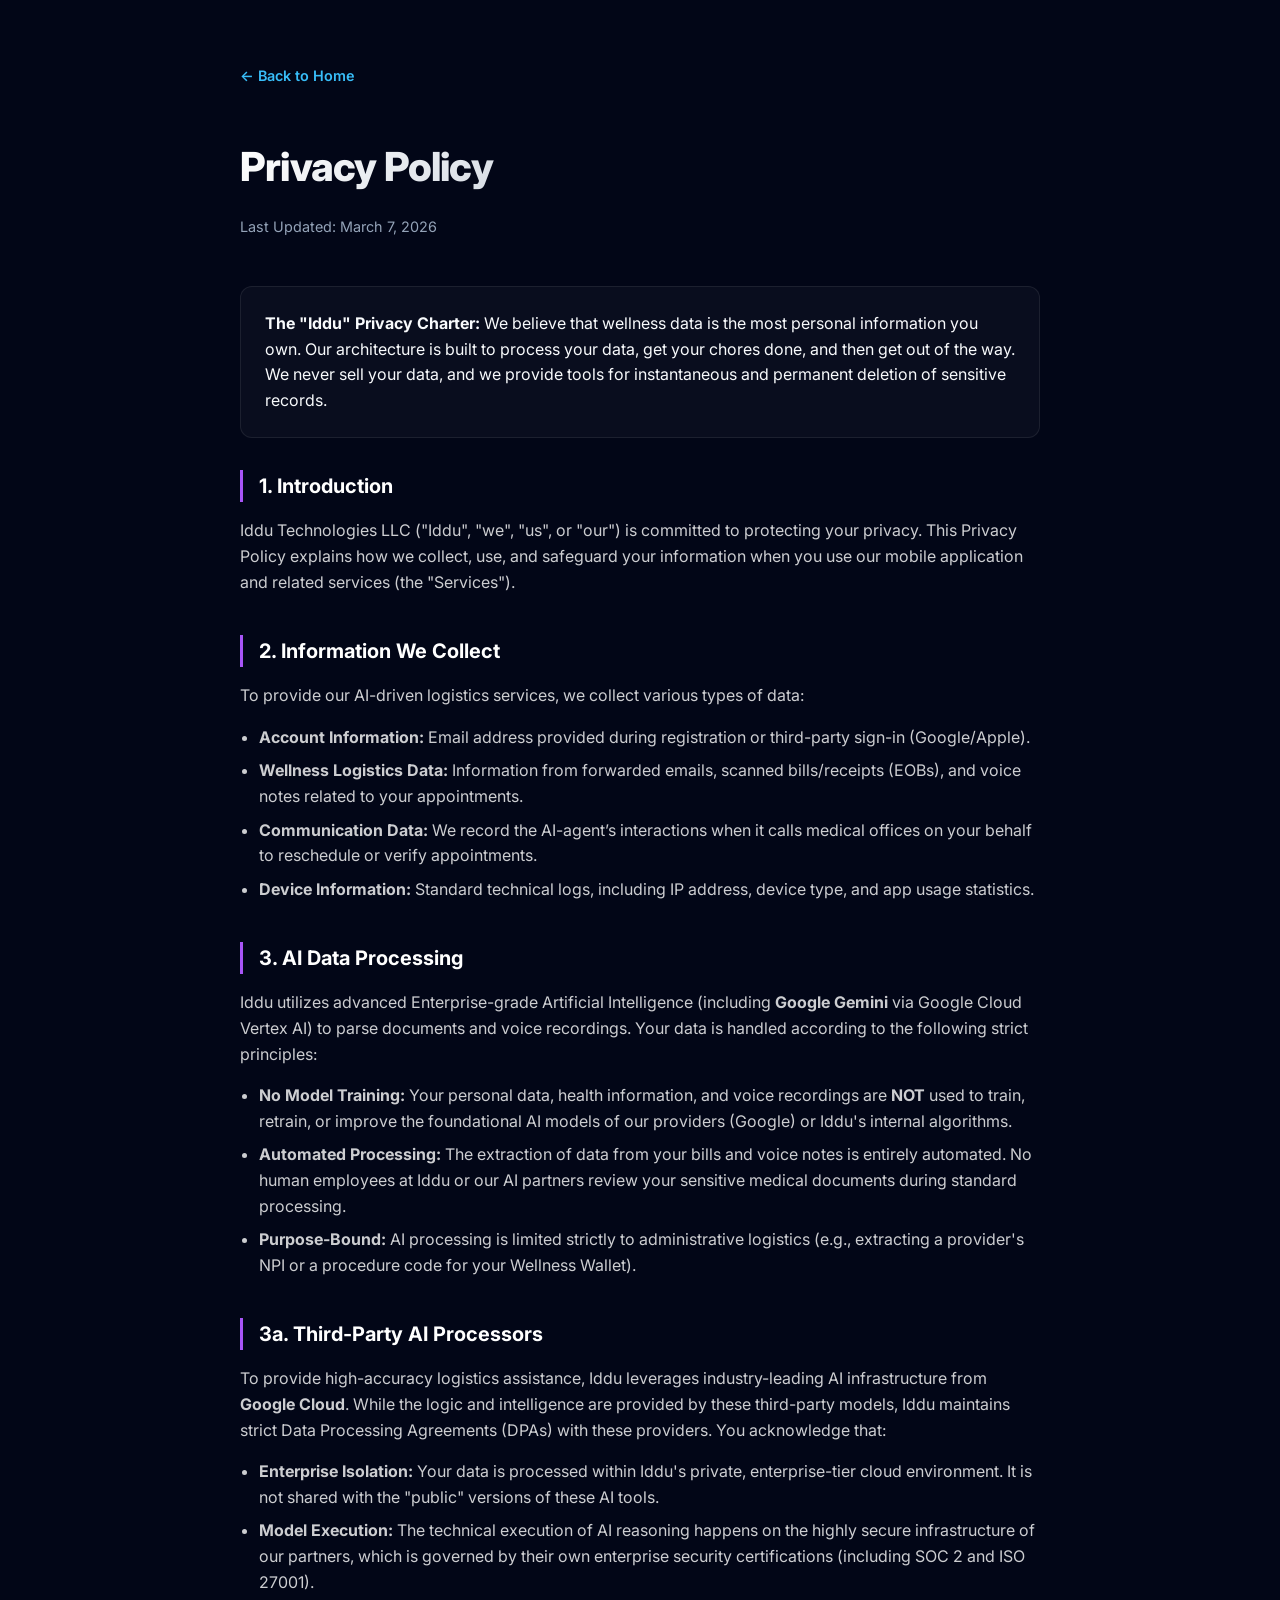
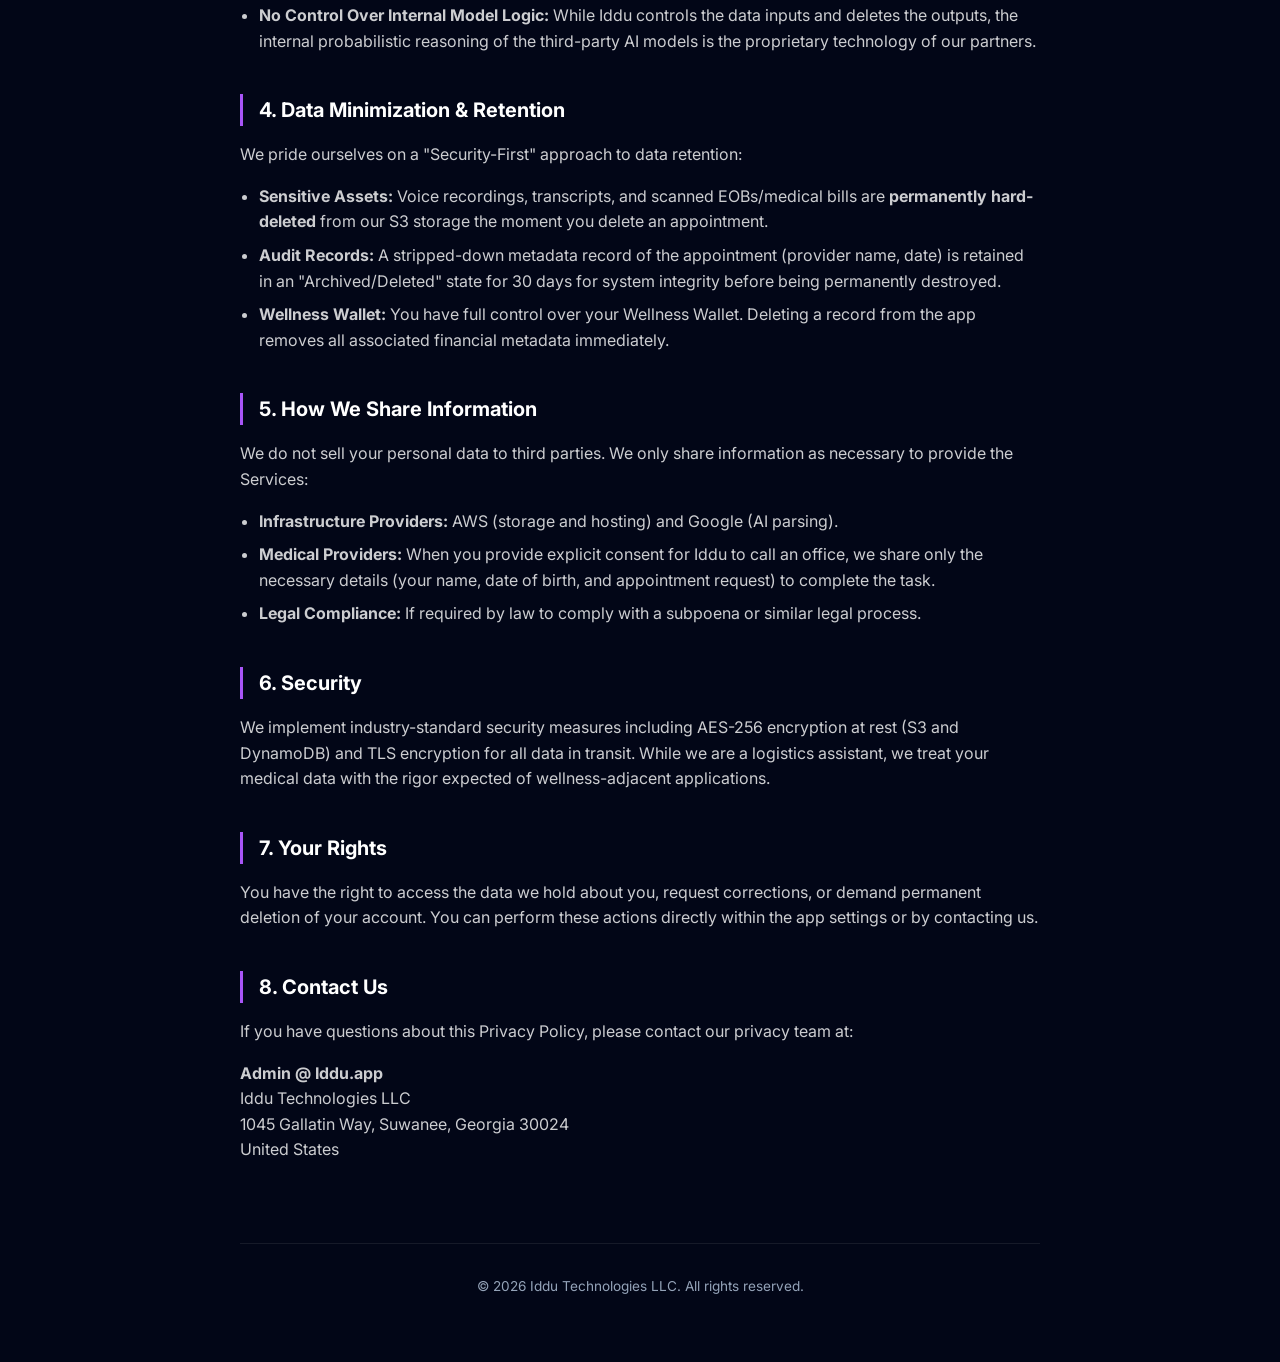
<file: privacy.html>
<!DOCTYPE html>
<html lang="en">

<head>
    <meta charset="UTF-8">
    <meta name="viewport" content="width=device-width, initial-scale=1.0">
    <title>Privacy Policy — Iddu</title>
    <link rel="icon" type="image/png" href="/favicon.png" />
    <style>
        @import url('https://fonts.googleapis.com/css2?family=Inter:wght@400;500;600;700;800&display=swap');

        :root {
            --bg: #020617;
            --text: #f8fafc;
            --sub: #94a3b8;
            --accent: #a855f7;
            --secondary: #38bdf8;
            --card: rgba(255, 255, 255, 0.03);
            --border: rgba(255, 255, 255, 0.08);
        }

        body {
            background-color: var(--bg);
            color: var(--text);
            font-family: 'Inter', system-ui, -apple-system, sans-serif;
            margin: 0;
            line-height: 1.6;
            -webkit-font-smoothing: antialiased;
        }

        .container {
            max-width: 800px;
            margin: 0 auto;
            padding: 4rem 1.5rem;
        }

        .nav {
            margin-bottom: 3rem;
        }

        .back-link {
            color: var(--secondary);
            text-decoration: none;
            font-weight: 600;
            font-size: 0.9rem;
            display: flex;
            align-items: center;
            gap: 8px;
            transition: opacity 0.2s;
        }

        .back-link:hover {
            opacity: 0.8;
        }

        h1 {
            font-size: 2.5rem;
            font-weight: 800;
            background: linear-gradient(135deg, #fff, #94a3b8);
            -webkit-background-clip: text;
            -webkit-text-fill-color: transparent;
            background-clip: text;
            margin: 0 0 1rem 0;
            letter-spacing: -0.02em;
        }

        .last-updated {
            color: var(--sub);
            font-size: 0.9rem;
            margin-bottom: 3rem;
        }

        section {
            margin-bottom: 2.5rem;
        }

        h2 {
            font-size: 1.25rem;
            font-weight: 700;
            color: #fff;
            margin-bottom: 1rem;
            border-left: 3px solid var(--accent);
            padding-left: 1rem;
        }

        p,
        li {
            color: rgba(255, 255, 255, 0.8);
            margin-bottom: 1rem;
        }

        ul {
            padding-left: 1.2rem;
        }

        li {
            margin-bottom: 0.5rem;
        }

        .highlight-box {
            background: var(--card);
            border: 1px solid var(--border);
            padding: 1.5rem;
            border-radius: 12px;
            margin-bottom: 2rem;
        }

        .footer {
            margin-top: 5rem;
            padding-top: 2rem;
            border-top: 1px solid var(--border);
            text-align: center;
            color: var(--sub);
            font-size: 0.85rem;
        }

        @media (max-width: 640px) {
            h1 {
                font-size: 2rem;
            }

            .container {
                padding: 2rem 1rem;
            }
        }
    </style>
</head>

<body>
    <div class="container">
        <div class="nav">
            <a href="/" class="back-link">← Back to Home</a>
        </div>

        <header>
            <h1>Privacy Policy</h1>
            <p class="last-updated">Last Updated: March 7, 2026</p>
        </header>

        <div class="highlight-box">
            <strong>The "Iddu" Privacy Charter:</strong> We believe that wellness data is the most personal
            information you own. Our architecture is built to process your data, get your chores done, and then get out
            of the way. We never sell your data, and we provide tools for instantaneous and permanent deletion of
            sensitive records.
        </div>

        <section>
            <h2>1. Introduction</h2>
            <p>Iddu Technologies LLC ("Iddu", "we", "us", or "our") is committed to protecting your privacy. This
                Privacy Policy explains how we collect, use, and safeguard your information when you use our mobile
                application and related services (the "Services").</p>
        </section>

        <section>
            <h2>2. Information We Collect</h2>
            <p>To provide our AI-driven logistics services, we collect various types of data:</p>
            <ul>
                <li><strong>Account Information:</strong> Email address provided during registration or third-party
                    sign-in (Google/Apple).</li>
                <li><strong>Wellness Logistics Data:</strong> Information from forwarded emails, scanned
                    bills/receipts (EOBs), and voice notes related to your appointments.</li>
                <li><strong>Communication Data:</strong> We record the AI-agent’s interactions when it calls medical
                    offices on your behalf to reschedule or verify appointments.</li>
                <li><strong>Device Information:</strong> Standard technical logs, including IP address, device type, and
                    app usage statistics.</li>
            </ul>
        </section>

        <section>
            <h2>3. AI Data Processing</h2>
            <p>Iddu utilizes advanced Enterprise-grade Artificial Intelligence (including <strong>Google Gemini</strong>
                via Google Cloud Vertex AI) to parse documents and voice recordings. Your data is handled according to
                the following strict principles:</p>
            <ul>
                <li><strong>No Model Training:</strong> Your personal data, health information, and voice recordings are
                    <strong>NOT</strong> used to train, retrain, or improve the foundational AI models of our providers
                    (Google) or Iddu's internal algorithms.
                </li>
                <li><strong>Automated Processing:</strong> The extraction of data from your bills and voice notes is
                    entirely automated. No human employees at Iddu or our AI partners review your sensitive medical
                    documents during standard processing.</li>
                <li><strong>Purpose-Bound:</strong> AI processing is limited strictly to administrative logistics (e.g.,
                    extracting a provider's NPI or a procedure code for your Wellness Wallet).</li>
            </ul>
        </section>

        <section>
            <h2>3a. Third-Party AI Processors</h2>
            <p>To provide high-accuracy logistics assistance, Iddu leverages industry-leading AI infrastructure from
                <strong>Google Cloud</strong>. While the logic and intelligence are provided by these third-party
                models, Iddu maintains strict Data Processing Agreements (DPAs) with these providers. You acknowledge
                that:
            </p>
            <ul>
                <li><strong>Enterprise Isolation:</strong> Your data is processed within Iddu's private, enterprise-tier
                    cloud environment. It is not shared with the "public" versions of these AI tools.</li>
                <li><strong>Model Execution:</strong> The technical execution of AI reasoning happens on the highly
                    secure infrastructure of our partners, which is governed by their own enterprise security
                    certifications (including SOC 2 and ISO 27001).</li>
                <li><strong>No Control Over Internal Model Logic:</strong> While Iddu controls the data inputs and
                    deletes the outputs, the internal probabilistic reasoning of the third-party AI models is the
                    proprietary technology of our partners.</li>
            </ul>
        </section>

        <section>
            <h2>4. Data Minimization & Retention</h2>
            <p>We pride ourselves on a "Security-First" approach to data retention:</p>
            <ul>
                <li><strong>Sensitive Assets:</strong> Voice recordings, transcripts, and scanned EOBs/medical bills are
                    <strong>permanently hard-deleted</strong> from our S3 storage the moment you delete an appointment.
                </li>
                <li><strong>Audit Records:</strong> A stripped-down metadata record of the appointment (provider name,
                    date) is retained in an "Archived/Deleted" state for 30 days for system integrity before being
                    permanently destroyed.</li>
                <li><strong>Wellness Wallet:</strong> You have full control over your Wellness Wallet. Deleting a record
                    from the app removes all associated financial metadata immediately.</li>
            </ul>
        </section>

        <section>
            <h2>5. How We Share Information</h2>
            <p>We do not sell your personal data to third parties. We only share information as necessary to provide the
                Services:</p>
            <ul>
                <li><strong>Infrastructure Providers:</strong> AWS (storage and hosting) and Google (AI parsing).</li>
                <li><strong>Medical Providers:</strong> When you provide explicit consent for Iddu to call an office, we
                    share only the necessary details (your name, date of birth, and appointment request) to complete the
                    task.</li>
                <li><strong>Legal Compliance:</strong> If required by law to comply with a subpoena or similar legal
                    process.</li>
            </ul>
        </section>

        <section>
            <h2>6. Security</h2>
            <p>We implement industry-standard security measures including AES-256 encryption at rest (S3 and DynamoDB)
                and TLS encryption for all data in transit. While we are a logistics assistant, we treat your medical
                data with the rigor expected of wellness-adjacent applications.</p>
        </section>

        <section>
            <h2>7. Your Rights</h2>
            <p>You have the right to access the data we hold about you, request corrections, or demand permanent
                deletion of your account. You can perform these actions directly within the app settings or by
                contacting us.</p>
        </section>

        <section>
            <h2>8. Contact Us</h2>
            <p>If you have questions about this Privacy Policy, please contact our privacy team at:</p>
            <p>
                <strong>Admin @ Iddu.app</strong><br>
                Iddu Technologies LLC<br>
                1045 Gallatin Way, Suwanee, Georgia 30024<br>
                United States
            </p>
        </section>

        <div class="footer">
            &copy; 2026 Iddu Technologies LLC. All rights reserved.
        </div>
    </div>
</body>

</html>
</file>
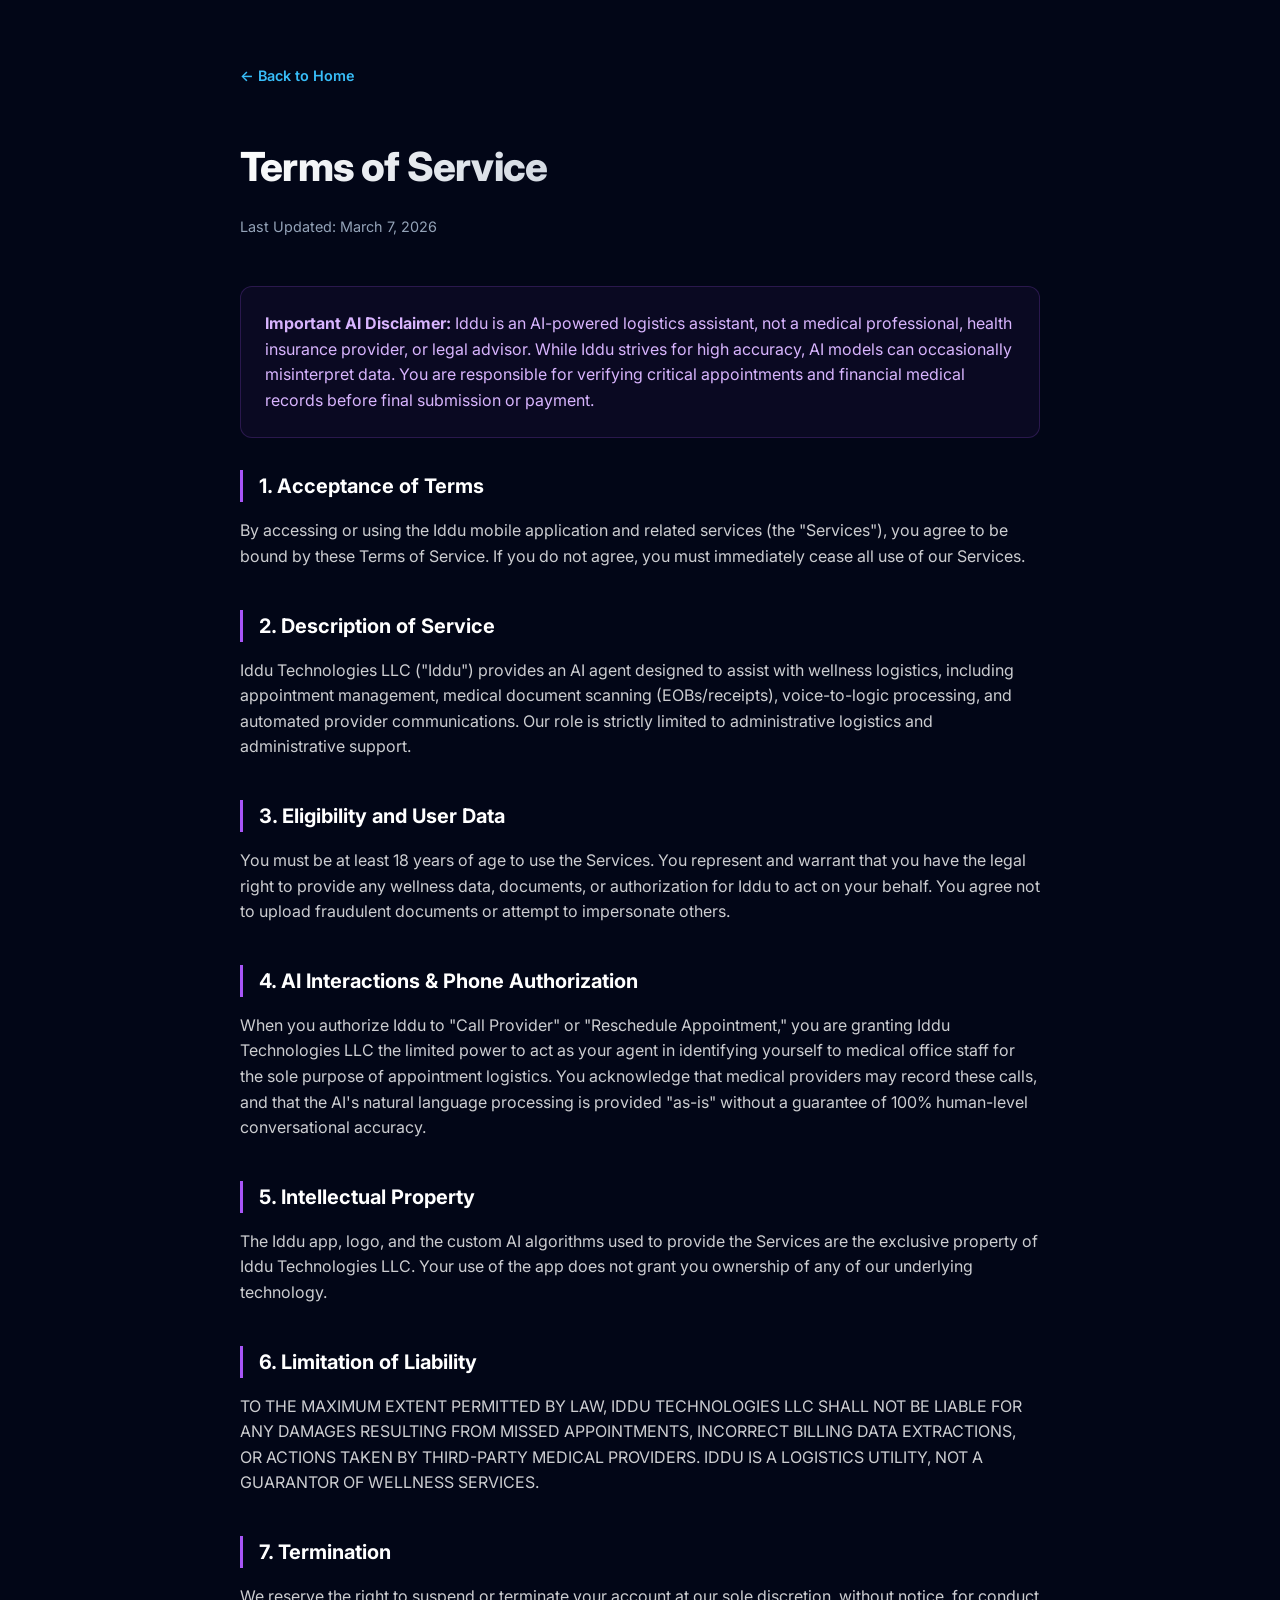
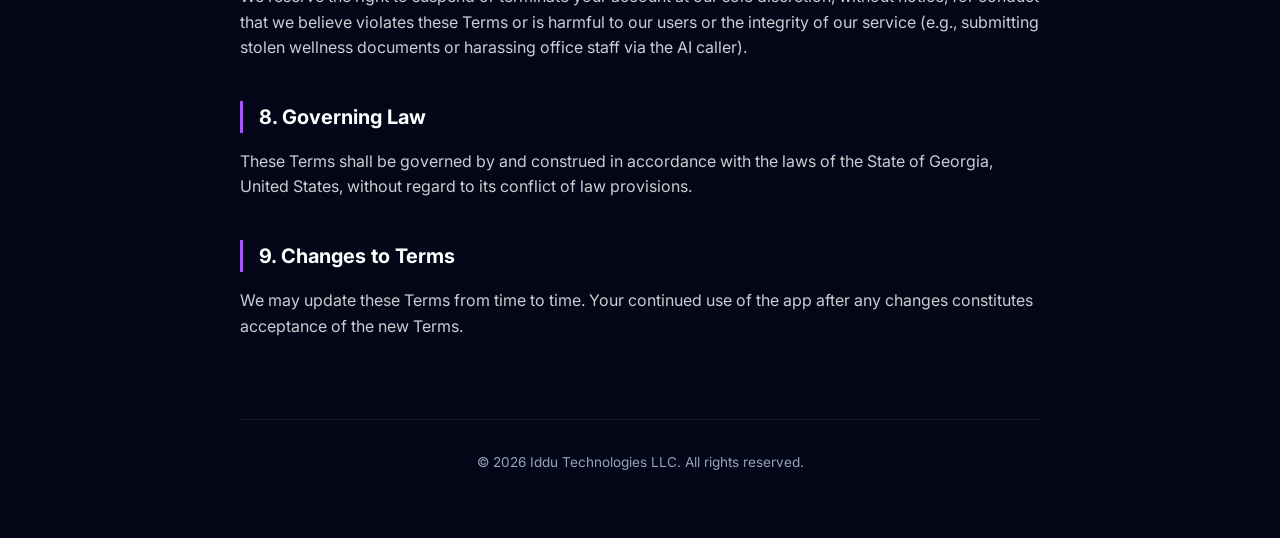
<file: terms.html>
<!DOCTYPE html>
<html lang="en">

<head>
    <meta charset="UTF-8">
    <meta name="viewport" content="width=device-width, initial-scale=1.0">
    <title>Terms of Service — Iddu</title>
    <link rel="icon" type="image/png" href="/favicon.png" />
    <style>
        @import url('https://fonts.googleapis.com/css2?family=Inter:wght@400;500;600;700;800&display=swap');

        :root {
            --bg: #020617;
            --text: #f8fafc;
            --sub: #94a3b8;
            --accent: #a855f7;
            --secondary: #38bdf8;
            --card: rgba(255, 255, 255, 0.03);
            --border: rgba(255, 255, 255, 0.08);
        }

        body {
            background-color: var(--bg);
            color: var(--text);
            font-family: 'Inter', system-ui, -apple-system, sans-serif;
            margin: 0;
            line-height: 1.6;
            -webkit-font-smoothing: antialiased;
        }

        .container {
            max-width: 800px;
            margin: 0 auto;
            padding: 4rem 1.5rem;
        }

        .nav {
            margin-bottom: 3rem;
        }

        .back-link {
            color: var(--secondary);
            text-decoration: none;
            font-weight: 600;
            font-size: 0.9rem;
            display: flex;
            align-items: center;
            gap: 8px;
            transition: opacity 0.2s;
        }

        .back-link:hover {
            opacity: 0.8;
        }

        h1 {
            font-size: 2.5rem;
            font-weight: 800;
            background: linear-gradient(135deg, #fff, #94a3b8);
            -webkit-background-clip: text;
            -webkit-text-fill-color: transparent;
            background-clip: text;
            margin: 0 0 1rem 0;
            letter-spacing: -0.02em;
        }

        .last-updated {
            color: var(--sub);
            font-size: 0.9rem;
            margin-bottom: 3rem;
        }

        section {
            margin-bottom: 2.5rem;
        }

        h2 {
            font-size: 1.25rem;
            font-weight: 700;
            color: #fff;
            margin-bottom: 1rem;
            border-left: 3px solid var(--accent);
            padding-left: 1rem;
        }

        p,
        li {
            color: rgba(255, 255, 255, 0.8);
            margin-bottom: 1rem;
        }

        ul {
            padding-left: 1.2rem;
        }

        li {
            margin-bottom: 0.5rem;
        }

        .highlight-box {
            background: rgba(168, 85, 247, 0.05);
            border: 1px solid rgba(168, 85, 247, 0.2);
            padding: 1.5rem;
            border-radius: 12px;
            margin-bottom: 2rem;
            color: #d8b4fe;
        }

        .footer {
            margin-top: 5rem;
            padding-top: 2rem;
            border-top: 1px solid var(--border);
            text-align: center;
            color: var(--sub);
            font-size: 0.85rem;
        }

        @media (max-width: 640px) {
            h1 {
                font-size: 2rem;
            }

            .container {
                padding: 2rem 1rem;
            }
        }
    </style>
</head>

<body>
    <div class="container">
        <div class="nav">
            <a href="/" class="back-link">← Back to Home</a>
        </div>

        <header>
            <h1>Terms of Service</h1>
            <p class="last-updated">Last Updated: March 7, 2026</p>
        </header>

        <div class="highlight-box">
            <strong>Important AI Disclaimer:</strong> Iddu is an AI-powered logistics assistant, not a medical
            professional, health insurance provider, or legal advisor. While Iddu strives for high accuracy, AI models
            can occasionally misinterpret data. You are responsible for verifying critical appointments and financial
            medical records before final submission or payment.
        </div>

        <section>
            <h2>1. Acceptance of Terms</h2>
            <p>By accessing or using the Iddu mobile application and related services (the "Services"), you agree to be
                bound by these Terms of Service. If you do not agree, you must immediately cease all use of our
                Services.</p>
        </section>

        <section>
            <h2>2. Description of Service</h2>
            <p>Iddu Technologies LLC ("Iddu") provides an AI agent designed to assist with wellness logistics,
                including appointment management, medical document scanning (EOBs/receipts), voice-to-logic processing,
                and automated provider communications. Our role is strictly limited to administrative logistics and
                administrative support.</p>
        </section>

        <section>
            <h2>3. Eligibility and User Data</h2>
            <p>You must be at least 18 years of age to use the Services. You represent and warrant that you have the
                legal right to provide any wellness data, documents, or authorization for Iddu to act on your behalf.
                You agree not to upload fraudulent documents or attempt to impersonate others.</p>
        </section>

        <section>
            <h2>4. AI Interactions & Phone Authorization</h2>
            <p>When you authorize Iddu to "Call Provider" or "Reschedule Appointment," you are granting Iddu
                Technologies LLC the limited power to act as your agent in identifying yourself to medical office staff
                for the sole purpose of appointment logistics. You acknowledge that medical providers may record these
                calls, and that the AI's natural language processing is provided "as-is" without a guarantee of 100%
                human-level conversational accuracy.</p>
        </section>

        <section>
            <h2>5. Intellectual Property</h2>
            <p>The Iddu app, logo, and the custom AI algorithms used to provide the Services are the exclusive property
                of Iddu Technologies LLC. Your use of the app does not grant you ownership of any of our underlying
                technology.</p>
        </section>

        <section>
            <h2>6. Limitation of Liability</h2>
            <p>TO THE MAXIMUM EXTENT PERMITTED BY LAW, IDDU TECHNOLOGIES LLC SHALL NOT BE LIABLE FOR ANY DAMAGES
                RESULTING FROM MISSED APPOINTMENTS, INCORRECT BILLING DATA EXTRACTIONS, OR ACTIONS TAKEN BY THIRD-PARTY
                MEDICAL PROVIDERS. IDDU IS A LOGISTICS UTILITY, NOT A GUARANTOR OF WELLNESS SERVICES.</p>
        </section>

        <section>
            <h2>7. Termination</h2>
            <p>We reserve the right to suspend or terminate your account at our sole discretion, without notice, for
                conduct that we believe violates these Terms or is harmful to our users or the integrity of our service
                (e.g., submitting stolen wellness documents or harassing office staff via the AI caller).</p>
        </section>

        <section>
            <h2>8. Governing Law</h2>
            <p>These Terms shall be governed by and construed in accordance with the laws of the State of Georgia,
                United States, without regard to its conflict of law provisions.</p>
        </section>

        <section>
            <h2>9. Changes to Terms</h2>
            <p>We may update these Terms from time to time. Your continued use of the app after any changes constitutes
                acceptance of the new Terms.</p>
        </section>

        <div class="footer">
            &copy; 2026 Iddu Technologies LLC. All rights reserved.
        </div>
    </div>
</body>

</html>
</file>
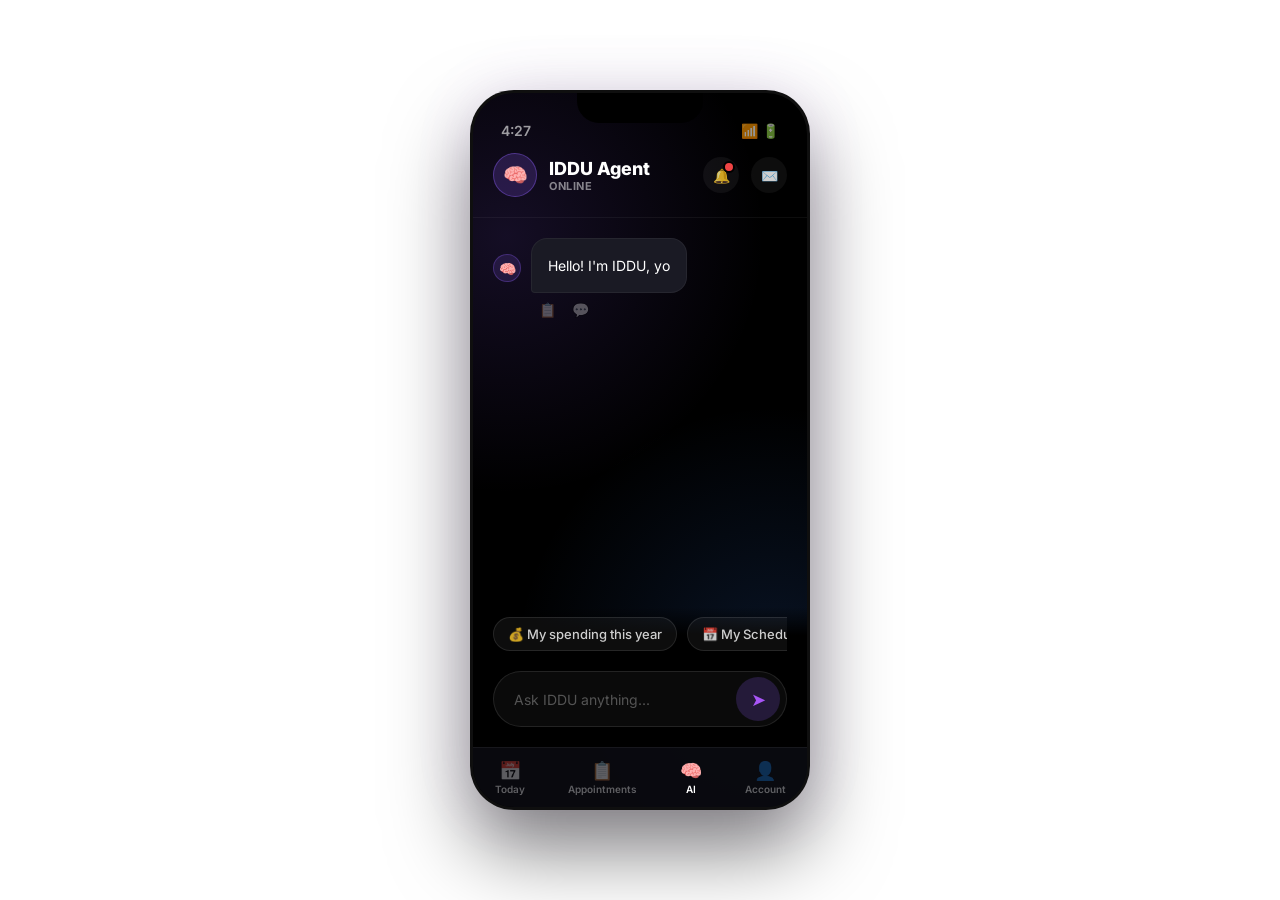
<file: demo/ai-chat-demo.html>
<!DOCTYPE html>
<html lang="en">

<head>
    <meta charset="UTF-8">
    <meta name="viewport" content="width=device-width, initial-scale=1.0">
    <title>IDDU AI Chat Demo</title>
    <style>
        @import url('https://fonts.googleapis.com/css2?family=Inter:wght@400;500;600;700;800;900&display=swap');

        * {
            margin: 0;
            padding: 0;
            box-sizing: border-box;
        }

        body {
            font-family: 'Inter', -apple-system, sans-serif;
            background: transparent;
            display: flex;
            justify-content: center;
            align-items: center;
            min-height: 100vh;
            overflow: hidden;
        }

        .phone-frame {
            width: 340px;
            height: 720px;
            background: #000;
            border-radius: 44px;
            border: 3px solid rgba(255, 255, 255, 0.06);
            overflow: hidden;
            position: relative;
            box-shadow: 0 40px 80px rgba(0, 0, 0, 0.5), 0 0 60px rgba(168, 85, 247, 0.1);
            display: flex;
            flex-direction: column;
        }

        /* Ambient Background effect from screenshot */
        .chat-bg {
            position: absolute;
            top: 0;
            left: 0;
            right: 0;
            bottom: 0;
            background: radial-gradient(circle at 10% 20%, rgba(138, 92, 246, 0.15) 0%, transparent 40%),
                radial-gradient(circle at 90% 80%, rgba(59, 130, 246, 0.15) 0%, transparent 40%);
            z-index: 0;
            pointer-events: none;
        }

        .notch {
            width: 126px;
            height: 30px;
            background: #000;
            border-radius: 0 0 22px 22px;
            position: absolute;
            top: 0;
            left: 50%;
            transform: translateX(-50%);
            z-index: 100;
        }

        .status-bar {
            height: 50px;
            display: flex;
            justify-content: space-between;
            align-items: flex-end;
            padding: 0 28px 4px;
            font-size: 14px;
            font-weight: 600;
            color: rgba(255, 255, 255, 0.6);
            z-index: 10;
            position: relative;
        }

        /* App Header */
        .app-header {
            display: flex;
            align-items: center;
            padding: 10px 20px 20px;
            border-bottom: 1px solid rgba(255, 255, 255, 0.05);
            z-index: 10;
            position: relative;
        }

        .agent-avatar {
            width: 44px;
            height: 44px;
            border-radius: 50%;
            background: rgba(138, 92, 246, 0.2);
            border: 1px solid rgba(138, 92, 246, 0.4);
            display: flex;
            justify-content: center;
            align-items: center;
            font-size: 20px;
            margin-right: 12px;
        }

        .header-info {
            flex: 1;
        }

        .header-title {
            color: white;
            font-size: 18px;
            font-weight: 800;
        }

        .header-status {
            color: rgba(255, 255, 255, 0.5);
            font-size: 11px;
            font-weight: 700;
            letter-spacing: 0.5px;
        }

        .header-actions {
            display: flex;
            gap: 12px;
        }

        .header-action-btn {
            width: 36px;
            height: 36px;
            border-radius: 50%;
            background: rgba(255, 255, 255, 0.05);
            display: flex;
            justify-content: center;
            align-items: center;
            font-size: 14px;
            color: rgba(255, 255, 255, 0.8);
        }

        .header-action-btn.has-notif {
            position: relative;
        }

        .header-action-btn.has-notif::after {
            content: '';
            position: absolute;
            top: 4px;
            right: 4px;
            width: 8px;
            height: 8px;
            background: #ef4444;
            border-radius: 50%;
            border: 2px solid #000;
        }

        /* Chat Area */
        .chat-container {
            flex: 1;
            padding: 20px;
            overflow-y: hidden;
            display: flex;
            flex-direction: column;
            gap: 24px;
            z-index: 10;
            position: relative;
        }

        .message-row {
            display: flex;
            gap: 10px;
            opacity: 0;
            transform: translateY(10px);
            transition: all 0.4s ease;
            display: none;
        }

        .message-row.visible {
            display: flex;
            opacity: 1;
            transform: translateY(0);
        }

        .message-row.ai {
            align-items: flex-end;
        }

        .message-row.user {
            justify-content: flex-end;
        }

        .msg-avatar {
            width: 28px;
            height: 28px;
            border-radius: 50%;
            background: rgba(138, 92, 246, 0.15);
            border: 1px solid rgba(138, 92, 246, 0.3);
            display: flex;
            justify-content: center;
            align-items: center;
            font-size: 14px;
            margin-bottom: 36px;
            flex-shrink: 0;
        }

        .msg-bubble-wrapper {
            display: flex;
            flex-direction: column;
            gap: 8px;
        }

        .message-row.user .msg-bubble-wrapper {
            align-items: flex-end;
        }

        .msg-bubble {
            padding: 16px;
            font-size: 14px;
            line-height: 1.5;
            max-width: 240px;
        }

        .message-row.ai .msg-bubble {
            background: #1a1a24;
            color: white;
            border-radius: 16px 16px 16px 4px;
            border: 1px solid rgba(255, 255, 255, 0.05);
        }

        .message-row.user .msg-bubble {
            background: linear-gradient(135deg, #7c3aed, #3b82f6);
            color: white;
            border-radius: 16px 16px 4px 16px;
            font-weight: 500;
        }

        .msg-bubble strong {
            color: #a855f7;
        }

        .message-row.user .msg-bubble strong {
            color: white;
        }

        .msg-actions {
            display: flex;
            gap: 16px;
            padding-left: 8px;
        }

        .message-row.user .msg-actions {
            padding-left: 0;
            padding-right: 8px;
        }

        .msg-action-icon {
            font-size: 14px;
            color: rgba(255, 255, 255, 0.3);
        }

        /* Typing Indicator */
        .typing-indicator {
            display: flex;
            gap: 4px;
            padding: 18px 16px;
            background: #1a1a24;
            border-radius: 16px 16px 16px 4px;
            border: 1px solid rgba(255, 255, 255, 0.05);
            width: fit-content;
            display: none;
        }

        .typing-indicator.visible {
            display: flex;
        }

        .typing-dot {
            width: 6px;
            height: 6px;
            background: rgba(255, 255, 255, 0.4);
            border-radius: 50%;
            animation: bounce 1.4s infinite ease-in-out both;
        }

        .typing-dot:nth-child(1) {
            animation-delay: -0.32s;
        }

        .typing-dot:nth-child(2) {
            animation-delay: -0.16s;
        }

        @keyframes bounce {

            0%,
            80%,
            100% {
                transform: scale(0);
            }

            40% {
                transform: scale(1);
            }
        }

        /* Input Area */
        .input-area {
            padding: 10px 20px 20px;
            z-index: 10;
            position: relative;
            background: linear-gradient(to top, rgba(0, 0, 0, 1) 80%, transparent);
        }

        .pills-scroll {
            display: flex;
            gap: 10px;
            margin-bottom: 16px;
            overflow-x: hidden;
            padding-bottom: 4px;
        }

        .pill {
            background: rgba(255, 255, 255, 0.05);
            border: 1px solid rgba(255, 255, 255, 0.1);
            border-radius: 20px;
            padding: 8px 14px;
            color: rgba(255, 255, 255, 0.8);
            font-size: 13px;
            font-weight: 500;
            display: flex;
            align-items: center;
            gap: 6px;
            white-space: nowrap;
        }

        .chat-input-box {
            background: rgba(255, 255, 255, 0.04);
            border: 1px solid rgba(255, 255, 255, 0.1);
            border-radius: 28px;
            height: 56px;
            display: flex;
            align-items: center;
            padding: 0 6px 0 20px;
        }

        .chat-placeholder {
            color: rgba(255, 255, 255, 0.3);
            font-size: 14px;
            flex: 1;
        }

        .send-btn {
            width: 44px;
            height: 44px;
            border-radius: 50%;
            background: rgba(138, 92, 246, 0.2);
            display: flex;
            justify-content: center;
            align-items: center;
            color: #a855f7;
            font-size: 18px;
        }

        .tab-bar {
            height: 60px;
            display: flex;
            justify-content: space-around;
            align-items: center;
            border-top: 1px solid rgba(255, 255, 255, 0.06);
            background: rgba(10, 10, 15, 0.95);
            z-index: 10;
            position: relative;
        }

        .tab-item {
            display: flex;
            flex-direction: column;
            align-items: center;
            gap: 2px;
            font-size: 10px;
            color: rgba(255, 255, 255, 0.35);
            font-weight: 600;
        }

        .tab-item.active {
            color: white;
        }

        .tab-item .tab-icon {
            font-size: 18px;
        }
    </style>
</head>

<body>
    <div class="phone-frame">
        <div class="chat-bg"></div>
        <div class="notch"></div>
        <div class="status-bar">
            <span>4:27</span>
            <div style="display: flex; gap: 4px; align-items: center;">
                <span>📶</span>
                <span>🔋</span>
            </div>
        </div>

        <div class="app-header">
            <div class="agent-avatar">🧠</div>
            <div class="header-info">
                <div class="header-title">IDDU Agent</div>
                <div class="header-status">ONLINE</div>
            </div>
            <div class="header-actions">
                <div class="header-action-btn has-notif">🔔</div>
                <div class="header-action-btn">✉️</div>
            </div>
        </div>

        <div class="chat-container" id="chat-container">

            <!-- MSG 1: Initial AI -->
            <div class="message-row ai" id="msg-1">
                <div class="msg-avatar">🧠</div>
                <div class="msg-bubble-wrapper">
                    <div class="msg-bubble" id="text-1"></div>
                    <div class="msg-actions">
                        <span class="msg-action-icon">📋</span>
                        <span class="msg-action-icon">💬</span>
                    </div>
                </div>
            </div>

            <!-- MSG 2: User Q1 -->
            <div class="message-row user" id="msg-2">
                <div class="msg-bubble-wrapper">
                    <div class="msg-bubble" id="text-2"></div>
                </div>
            </div>

            <!-- MSG 3: AI A1 -->
            <div class="message-row ai" id="msg-3">
                <div class="msg-avatar">🧠</div>
                <div class="msg-bubble-wrapper">
                    <div class="typing-indicator" id="typing-1">
                        <div class="typing-dot"></div>
                        <div class="typing-dot"></div>
                        <div class="typing-dot"></div>
                    </div>
                    <div class="msg-bubble" id="text-3" style="display:none;"></div>
                    <div class="msg-actions" id="action-3" style="display:none;">
                        <span class="msg-action-icon">📋</span>
                        <span class="msg-action-icon">💬</span>
                    </div>
                </div>
            </div>

            <!-- MSG 4: User Q2 -->
            <div class="message-row user" id="msg-4">
                <div class="msg-bubble-wrapper">
                    <div class="msg-bubble" id="text-4"></div>
                </div>
            </div>

            <!-- MSG 5: AI A2 -->
            <div class="message-row ai" id="msg-5">
                <div class="msg-avatar">🧠</div>
                <div class="msg-bubble-wrapper">
                    <div class="typing-indicator" id="typing-2">
                        <div class="typing-dot"></div>
                        <div class="typing-dot"></div>
                        <div class="typing-dot"></div>
                    </div>
                    <div class="msg-bubble" id="text-5" style="display:none;"></div>
                    <div class="msg-actions" id="action-5" style="display:none;">
                        <span class="msg-action-icon">📋</span>
                        <span class="msg-action-icon">💬</span>
                    </div>
                </div>
            </div>

        </div>

        <!-- Bottom UI Input -->
        <div class="input-area">
            <div class="pills-scroll">
                <div class="pill">💰 My spending this year</div>
                <div class="pill">📅 My Schedule</div>
                <div class="pill">🦷</div>
            </div>
            <div class="chat-input-box">
                <div class="chat-placeholder">Ask IDDU anything...</div>
                <div class="send-btn">➤</div>
            </div>
        </div>

        <!-- Tabs -->
        <div class="tab-bar">
            <div class="tab-item">
                <span class="tab-icon">📅</span>
                <span>Today</span>
            </div>
            <div class="tab-item">
                <span class="tab-icon">📋</span>
                <span>Appointments</span>
            </div>
            <div class="tab-item active">
                <span class="tab-icon">🧠</span>
                <span>AI</span>
            </div>
            <div class="tab-item">
                <span class="tab-icon">👤</span>
                <span>Account</span>
            </div>
        </div>
    </div>

    <script>
        // Typewriter effect function
        function typeWriter(elementId, htmlContent, speed, callback) {
            const el = document.getElementById(elementId);
            el.innerHTML = '';
            el.style.display = 'block';

            // We parse the HTML so we can type text but render tags instantly
            let i = 0;
            let isTag = false;
            let currentHTML = "";

            function type() {
                if (i < htmlContent.length) {
                    currentHTML += htmlContent.charAt(i);
                    el.innerHTML = currentHTML;

                    if (htmlContent.charAt(i) === '<') isTag = true;
                    if (htmlContent.charAt(i) === '>') isTag = false;

                    let nextDelay = isTag ? 0 : speed;

                    // Randomize text typing slightly for realism
                    if (!isTag && htmlContent.charAt(i) !== ' ') {
                        nextDelay = speed + (Math.random() * 20 - 10);
                    }

                    i++;
                    setTimeout(type, nextDelay);
                } else {
                    if (callback) callback();
                }
            }
            type();
        }

        const script = [
            { id: 'msg-1', textId: 'text-1', content: "Hello! I'm IDDU, your AI wellness assistant. I can access your appointments, spending history, procedure codes, and medical records. Ask me anything!", type: 'ai' },
            { id: 'msg-2', textId: 'text-2', content: "Can you tell me how much I spend in the year 2024?", type: 'user', delayNext: 800 },
            { id: 'msg-3', textId: 'text-3', typingId: 'typing-1', actionId: 'action-3', content: "In 2024, you spent a total of <strong>$1011.33</strong>.", type: 'ai', thinkTime: 1200, delayNext: 2000 },
            { id: 'msg-4', textId: 'text-4', content: "Is there any appointment in next 2 months?", type: 'user', delayNext: 800 },
            { id: 'msg-5', textId: 'text-5', typingId: 'typing-2', actionId: 'action-5', content: "Yes, there is one confirmed appointment in the next 2 months:<br><br>• <strong>Eye appointment</strong> at Eye Group on <strong>March 24, 2026, at 8:30 AM</strong>.", type: 'ai', thinkTime: 1500, delayNext: 4000 }
        ];

        function delay(ms) {
            return new Promise(resolve => setTimeout(resolve, ms));
        }

        async function runDemo() {
            const container = document.getElementById('chat-container');

            // Initial state - just show first message
            document.getElementById('msg-1').classList.add('visible');
            typeWriter('text-1', script[0].content, 20, async () => {

                // Loop through the rest of the script
                for (let i = 1; i < script.length; i++) {
                    const step = script[i];

                    await delay(script[i - 1].delayNext || 1500);

                    const row = document.getElementById(step.id);
                    row.classList.add('visible');

                    // Scroll to bottom
                    container.scrollTop = container.scrollHeight;

                    if (step.type === 'user') {
                        document.getElementById(step.textId).innerHTML = step.content;
                        container.scrollTop = container.scrollHeight;
                    } else if (step.type === 'ai') {
                        const typingInd = document.getElementById(step.typingId);
                        typingInd.classList.add('visible');
                        container.scrollTop = container.scrollHeight;

                        await delay(step.thinkTime);

                        typingInd.classList.remove('visible');
                        typingInd.style.display = 'none';

                        await new Promise(resolve => {
                            typeWriter(step.textId, step.content, 15, () => {
                                document.getElementById(step.actionId).style.display = 'flex';
                                container.scrollTop = container.scrollHeight;
                                resolve();
                            });
                        });
                    }
                }

                // Loop back after end
                await delay(5000);
                location.reload();
            });
        }

        // Start
        setTimeout(runDemo, 500);

    </script>
</body>

</html>
</file>
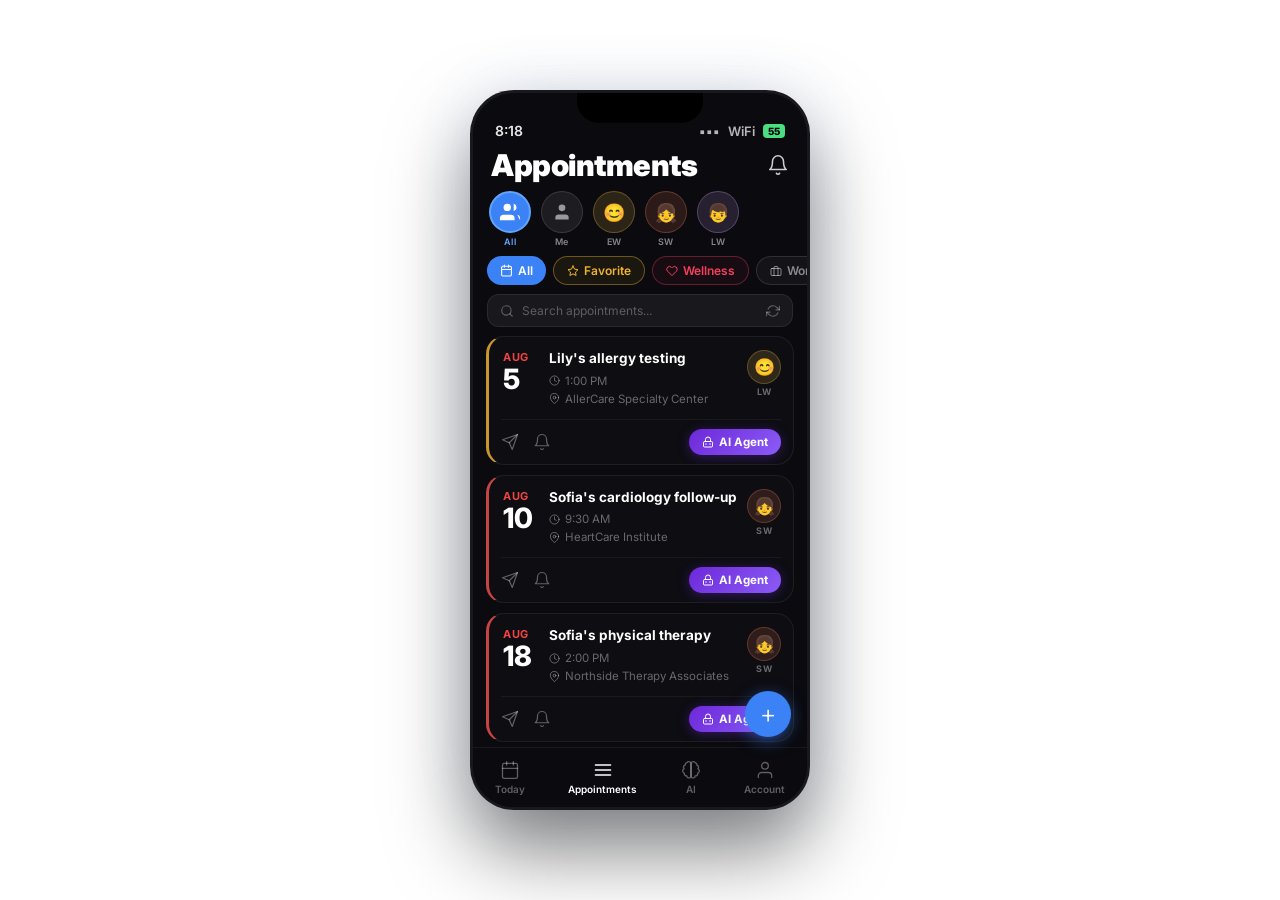
<file: demo/voice-agent-demo.html>
<!DOCTYPE html>
<html lang="en">

<head>
  <meta charset="UTF-8">
  <meta name="viewport" content="width=device-width, initial-scale=1.0">
  <title>IDDU Voice Agent Demo</title>
  <style>
    @import url('https://fonts.googleapis.com/css2?family=Inter:wght@400;500;600;700;800;900&display=swap');

    * {
      margin: 0;
      padding: 0;
      box-sizing: border-box;
    }

    body {
      font-family: 'Inter', -apple-system, sans-serif;
      background: transparent;
      display: flex;
      justify-content: center;
      align-items: center;
      min-height: 100vh;
      overflow: hidden;
    }

    .phone-frame {
      width: 340px;
      height: 720px;
      background: #0a0a0f;
      border-radius: 44px;
      border: 3px solid rgba(255, 255, 255, 0.06);
      overflow: hidden;
      position: relative;
      box-shadow: 0 40px 80px rgba(0, 0, 0, 0.5), 0 0 60px rgba(78, 133, 247, 0.1);
    }

    .notch {
      width: 126px;
      height: 30px;
      background: #000;
      border-radius: 0 0 22px 22px;
      position: absolute;
      top: 0;
      left: 50%;
      transform: translateX(-50%);
      z-index: 100;
    }

    .status-bar {
      height: 50px;
      display: flex;
      justify-content: space-between;
      align-items: flex-end;
      padding: 0 22px 4px;
      font-size: 14px;
      font-weight: 600;
      color: rgba(255, 255, 255, 0.9);
    }

    .status-bar-right {
      display: flex;
      align-items: center;
      gap: 8px;
      color: rgba(255, 255, 255, 0.7);
      font-size: 13px;
    }

    /* ── Avatar row (family members) ── */
    .avatar-row {
      display: flex;
      gap: 10px;
      padding: 8px 16px 4px;
      align-items: center;
    }

    .avatar-item {
      display: flex;
      flex-direction: column;
      align-items: center;
      gap: 3px;
      cursor: pointer;
    }

    .avatar-circle {
      width: 42px;
      height: 42px;
      border-radius: 50%;
      display: flex;
      justify-content: center;
      align-items: center;
      font-size: 16px;
      font-weight: 800;
      color: white;
    }

    .avatar-circle.active {
      background: #3b82f6;
      border: 2.5px solid #60a5fa;
    }

    .avatar-circle.inactive {
      background: rgba(255, 255, 255, 0.08);
      border: 1.5px solid rgba(255, 255, 255, 0.12);
      color: rgba(255,255,255,0.7);
    }

    .avatar-label {
      font-size: 9px;
      font-weight: 600;
      color: rgba(255, 255, 255, 0.5);
      letter-spacing: 0.3px;
    }

    /* ── Search bar ── */
    .search-bar {
      display: flex;
      align-items: center;
      gap: 8px;
      margin: 6px 14px 4px;
      background: rgba(255,255,255,0.06);
      border: 1px solid rgba(255,255,255,0.08);
      border-radius: 12px;
      padding: 8px 12px;
    }

    .search-icon {
      font-size: 13px;
      opacity: 0.4;
    }

    .search-placeholder {
      flex: 1;
      font-size: 12px;
      color: rgba(255,255,255,0.3);
    }

    .search-refresh {
      font-size: 13px;
      opacity: 0.4;
    }

    /* ── Modern appointment cards ── */
    .appt-card-modern {
      background: #0d0d12;
      border: 1px solid rgba(255,255,255,0.07);
      border-radius: 18px;
      margin-bottom: 10px;
      position: relative;
      overflow: hidden;
      display: flex;
      flex-direction: column;
    }
    .appt-card-modern.yellow { border-left: 3.5px solid #c9952c; }
    .appt-card-modern.red    { border-left: 3.5px solid #c84444; }
    .appt-card-modern.blue   { border-left: 3.5px solid #3b82f6; }

    .card-main-row {
      display: flex;
      align-items: flex-start;
      gap: 10px;
      padding: 13px 12px 10px 14px;
    }
    .appt-date-col {
      display: flex;
      flex-direction: column;
      align-items: flex-start;
      min-width: 36px;
    }
    .card-content-col {
      flex: 1;
      min-width: 0;
    }
    .card-title {
      color: white;
      font-size: 13.5px;
      font-weight: 700;
      margin-bottom: 5px;
      line-height: 1.3;
    }
    .card-meta-row {
      display: flex;
      align-items: center;
      gap: 5px;
      margin-bottom: 2px;
      color: rgba(255,255,255,0.38);
      font-size: 11.5px;
      line-height: 1.4;
    }
    .card-avatar-col {
      display: flex;
      flex-direction: column;
      align-items: center;
      gap: 2px;
      flex-shrink: 0;
    }
    .card-avatar-emoji {
      width: 34px;
      height: 34px;
      border-radius: 50%;
      display: flex;
      justify-content: center;
      align-items: center;
      font-size: 17px;
      border: 1px solid rgba(255,255,255,0.1);
    }
    .card-avatar-init {
      font-size: 9px;
      font-weight: 700;
      color: rgba(255,255,255,0.38);
      letter-spacing: 0.5px;
    }
    .card-divider {
      height: 1px;
      background: rgba(255,255,255,0.05);
      margin: 0 12px;
    }
    .card-actions-row {
      display: flex;
      align-items: center;
      justify-content: space-between;
      padding: 9px 12px;
    }
    .card-action-btns {
      display: flex;
      gap: 14px;
      align-items: center;
    }
    .action-icon-btn {
      color: rgba(255,255,255,0.32);
      display: flex;
      align-items: center;
    }
    .ai-agent-pill {
      background: linear-gradient(135deg, #6d28d9, #8b5cf6);
      color: white;
      font-size: 11.5px;
      font-weight: 700;
      padding: 6px 13px;
      border-radius: 20px;
      display: flex;
      align-items: center;
      gap: 5px;
      box-shadow: 0 2px 12px rgba(109,40,217,0.4);
      white-space: nowrap;
    }
    .ai-agent-pill.highlight {
      animation: pulse-badge 1s ease-in-out;
      box-shadow: 0 2px 20px rgba(109,40,217,0.65);
    }

    /* Updated filter chips */
    .filter-chip-new {
      display: flex;
      align-items: center;
      gap: 5px;
      padding: 6px 13px;
      border-radius: 20px;
      font-size: 12px;
      font-weight: 600;
      white-space: nowrap;
      flex-shrink: 0;
    }
    .filter-chip-new.fc-all  { background: #3b82f6; color: white; }
    .filter-chip-new.fc-fav  { border: 1px solid rgba(240,180,41,0.4); color: #f0b429; background: rgba(240,180,41,0.07); }
    .filter-chip-new.fc-hlth { border: 1px solid rgba(244,63,94,0.35); color: #f43f5e; background: rgba(244,63,94,0.06); }
    .filter-chip-new.fc-work { border: 1px solid rgba(255,255,255,0.12); color: rgba(255,255,255,0.5); background: rgba(255,255,255,0.04); }

    /* FAB */
    .fab-btn {
      position: absolute;
      bottom: 70px;
      right: 16px;
      width: 46px;
      height: 46px;
      border-radius: 50%;
      background: #3b82f6;
      display: flex;
      justify-content: center;
      align-items: center;
      font-size: 26px;
      color: white;
      font-weight: 300;
      box-shadow: 0 4px 16px rgba(59,130,246,0.5);
      z-index: 10;
      line-height: 1;
    }
    .tab-icon-svg { display:flex; justify-content:center; align-items:center; margin-bottom:1px; }

    .screen {
      height: calc(100% - 50px);
      position: relative;
      overflow: hidden;
    }

    .phase {
      position: absolute;
      top: 0;
      left: 0;
      right: 0;
      bottom: 0;
      display: flex;
      flex-direction: column;
      opacity: 0;
      transition: opacity 0.4s ease;
      pointer-events: none;
      overflow: hidden;
    }

    .phase.active {
      opacity: 1;
      pointer-events: auto;
    }

    /* ========================================= */
    /* PHASE 0: Appointments List                */
    /* ========================================= */
    .appt-list-header {
      padding: 4px 20px 0;
      color: white;
      font-size: 30px;
      font-weight: 900;
      letter-spacing: -0.5px;
    }

    .filter-row {
      display: flex;
      gap: 8px;
      padding: 14px 20px 8px;
    }

    .filter-chip {
      padding: 6px 14px;
      border-radius: 20px;
      font-size: 12px;
      font-weight: 600;
      color: rgba(255, 255, 255, 0.5);
      border: 1px solid rgba(255, 255, 255, 0.1);
    }

    .filter-chip.active {
      background: rgba(78, 133, 247, 0.2);
      border-color: rgba(78, 133, 247, 0.4);
      color: #4E85F7;
    }

    .filter-chip .icon {
      margin-right: 4px;
    }

    .appt-list {
      flex: 1;
      padding: 0 14px;
      overflow: hidden;
    }

    .appt-card-list {
      background: rgba(255, 255, 255, 0.04);
      border: 1px solid rgba(255, 255, 255, 0.06);
      border-radius: 16px;
      padding: 14px 16px;
      margin-bottom: 10px;
      display: flex;
      gap: 14px;
      position: relative;
    }

    .appt-date-block {
      display: flex;
      flex-direction: column;
      align-items: center;
      min-width: 42px;
    }

    .appt-date-month {
      font-size: 11px;
      font-weight: 700;
      color: #ef4444;
      text-transform: uppercase;
      letter-spacing: 0.5px;
    }

    .appt-date-day {
      font-size: 28px;
      font-weight: 800;
      color: white;
      line-height: 1.1;
    }

    .appt-date-time {
      font-size: 11px;
      color: rgba(255, 255, 255, 0.4);
      margin-top: 2px;
    }

    .appt-info {
      flex: 1;
    }

    .appt-info-title {
      color: white;
      font-size: 14px;
      font-weight: 700;
      margin-bottom: 2px;
      line-height: 1.3;
    }

    .appt-info-location {
      color: rgba(255, 255, 255, 0.35);
      font-size: 12px;
    }

    .ai-agent-badge {
      position: absolute;
      bottom: 12px;
      right: 14px;
      background: rgba(138, 92, 246, 0.2);
      border: 1px solid rgba(138, 92, 246, 0.35);
      color: #a78bfa;
      font-size: 11px;
      font-weight: 700;
      padding: 4px 12px;
      border-radius: 16px;
      display: flex;
      align-items: center;
      gap: 4px;
    }

    .ai-agent-badge.highlight {
      animation: pulse-badge 1s ease-in-out;
      background: rgba(138, 92, 246, 0.4);
      border-color: rgba(138, 92, 246, 0.7);
    }

    .card-icons {
      position: absolute;
      bottom: 14px;
      left: 16px;
      display: flex;
      gap: 6px;
    }

    .card-icon-btn {
      width: 28px;
      height: 28px;
      border-radius: 50%;
      display: flex;
      justify-content: center;
      align-items: center;
      font-size: 12px;
    }

    .card-icon-btn.health {
      background: rgba(239, 68, 68, 0.2);
    }

    .card-icon-btn.nav {
      background: rgba(78, 133, 247, 0.2);
    }

    .tab-bar {
      height: 60px;
      display: flex;
      justify-content: space-around;
      align-items: center;
      border-top: 1px solid rgba(255, 255, 255, 0.06);
      background: rgba(10, 10, 15, 0.95);
    }

    .tab-item {
      display: flex;
      flex-direction: column;
      align-items: center;
      gap: 2px;
      font-size: 10px;
      color: rgba(255, 255, 255, 0.35);
      font-weight: 600;
    }

    .tab-item.active {
      color: white;
    }

    .tab-item .tab-icon {
      font-size: 18px;
    }

    .tap-ring {
      position: absolute;
      width: 50px;
      height: 50px;
      border-radius: 50%;
      border: 2px solid rgba(138, 92, 246, 0.6);
      background: rgba(138, 92, 246, 0.15);
      transform: translate(-50%, -50%) scale(0);
      opacity: 0;
      z-index: 50;
      pointer-events: none;
    }

    .tap-ring.animating {
      animation: tapEffect 0.6s ease-out forwards;
    }

    @keyframes tapEffect {
      0% {
        transform: translate(-50%, -50%) scale(0);
        opacity: 1;
      }

      50% {
        transform: translate(-50%, -50%) scale(1.2);
        opacity: 0.7;
      }

      100% {
        transform: translate(-50%, -50%) scale(1.5);
        opacity: 0;
      }
    }

    @keyframes pulse-badge {

      0%,
      100% {
        transform: scale(1);
      }

      50% {
        transform: scale(1.1);
      }
    }

    /* ========================================= */
    /* PHASE 1: Bottom Sheet                     */
    /* ========================================= */
    .bottom-sheet-overlay {
      position: absolute;
      bottom: 0;
      left: 0;
      right: 0;
      top: 0;
      background: rgba(0, 0, 0, 0.5);
      display: flex;
      flex-direction: column;
      justify-content: flex-end;
    }

    .bottom-sheet {
      background: #1a1a24;
      border-radius: 24px 24px 0 0;
      padding: 28px 20px 36px;
      transform: translateY(100%);
      transition: transform 0.4s cubic-bezier(0.32, 0.72, 0, 1);
    }

    .bottom-sheet.visible {
      transform: translateY(0);
    }

    .sheet-title {
      color: white;
      font-size: 19px;
      font-weight: 800;
      text-align: center;
      margin-bottom: 6px;
    }

    .sheet-subtitle {
      color: rgba(255, 255, 255, 0.4);
      font-size: 13px;
      text-align: center;
      margin-bottom: 22px;
      line-height: 1.5;
    }

    .sheet-btn {
      width: 100%;
      height: 52px;
      border-radius: 14px;
      display: flex;
      justify-content: center;
      align-items: center;
      gap: 8px;
      font-size: 15px;
      font-weight: 700;
      margin-bottom: 10px;
    }

    .btn-call {
      background: rgba(255, 255, 255, 0.08);
      color: white;
      border: 1px solid rgba(255, 255, 255, 0.1);
    }

    .btn-ai {
      background: linear-gradient(135deg, #7c3aed, #a855f7, #7c3aed);
      color: white;
      box-shadow: 0 4px 20px rgba(124, 58, 237, 0.4);
      transition: transform 0.2s;
    }

    .btn-ai.tapped {
      transform: scale(0.97);
    }

    /* ========================================= */
    /* PHASE 2: AI Assistant Voice               */
    /* ========================================= */
    .modal-overlay {
      position: absolute;
      top: 0;
      left: 0;
      right: 0;
      bottom: 60px;
      display: flex;
      justify-content: center;
      align-items: center;
      padding: 20px;
    }

    .ai-modal {
      background: #1a1a24;
      border: 1px solid rgba(255, 255, 255, 0.08);
      border-radius: 20px;
      padding: 30px 24px;
      width: 100%;
      text-align: center;
      transform: scale(0.9);
      opacity: 0;
      transition: all 0.4s cubic-bezier(0.34, 1.56, 0.64, 1);
    }

    .ai-modal.visible {
      transform: scale(1);
      opacity: 1;
    }

    .modal-close {
      position: absolute;
      top: 16px;
      left: 16px;
      color: rgba(255, 255, 255, 0.4);
      font-size: 18px;
    }

    .ai-label {
      color: #a855f7;
      font-size: 12px;
      font-weight: 800;
      letter-spacing: 1.5px;
      text-transform: uppercase;
      margin-bottom: 10px;
    }

    .modal-question {
      color: white;
      font-size: 22px;
      font-weight: 800;
      margin-bottom: 30px;
    }

    .mic-btn {
      width: 80px;
      height: 80px;
      border-radius: 50%;
      background: linear-gradient(135deg, #3b82f6, #60a5fa);
      display: flex;
      justify-content: center;
      align-items: center;
      margin: 0 auto 24px;
      font-size: 32px;
      box-shadow: 0 0 30px rgba(59, 130, 246, 0.3);
      transition: all 0.3s;
    }

    .mic-btn.recording {
      background: linear-gradient(135deg, #ef4444, #dc2626);
      box-shadow: 0 0 40px rgba(239, 68, 68, 0.4);
      animation: pulse-mic 1.5s ease-in-out infinite;
    }

    .mic-btn.recording .mic-inner {
      display: none;
    }

    .mic-btn.recording .stop-inner {
      display: flex;
    }

    .stop-inner {
      display: none;
      width: 24px;
      height: 24px;
      background: white;
      border-radius: 4px;
    }

    @keyframes pulse-mic {

      0%,
      100% {
        box-shadow: 0 0 20px rgba(239, 68, 68, 0.3);
      }

      50% {
        box-shadow: 0 0 50px rgba(239, 68, 68, 0.5);
      }
    }

    .modal-hint {
      color: rgba(255, 255, 255, 0.3);
      font-size: 13px;
      line-height: 1.5;
    }

    .modal-timer {
      color: white;
      font-size: 28px;
      font-weight: 700;
      margin-top: 8px;
      display: none;
    }

    .modal-timer.visible {
      display: block;
    }

    .user-voice-text {
      color: white;
      font-size: 16px;
      font-weight: 600;
      margin-top: 12px;
      opacity: 0;
      transition: opacity 0.4s ease;
    }

    .user-voice-text.visible {
      opacity: 1;
    }

    /* ========================================= */
    /* PHASE 3: Request Queued                   */
    /* ========================================= */
    .queued-section {
      flex: 1;
      display: flex;
      flex-direction: column;
      gap: 14px;
      padding: 16px 20px;
      overflow: hidden;
    }

    .queued-icon-row {
      display: flex;
      align-items: center;
      gap: 12px;
      margin-bottom: 2px;
    }

    .queued-icon {
      width: 48px;
      height: 48px;
      border-radius: 50%;
      background: rgba(97, 209, 158, 0.12);
      display: flex;
      justify-content: center;
      align-items: center;
      font-size: 22px;
    }

    .queued-title {
      color: #61D19E;
      font-size: 18px;
      font-weight: 800;
    }

    .queued-subtitle {
      color: rgba(255, 255, 255, 0.45);
      font-size: 12px;
      margin-top: 2px;
    }

    .cancel-window {
      background: rgba(255, 255, 255, 0.04);
      border: 1px solid rgba(255, 255, 255, 0.08);
      border-radius: 14px;
      padding: 14px 16px;
    }

    .cancel-header {
      display: flex;
      justify-content: space-between;
      align-items: center;
      margin-bottom: 10px;
    }

    .cancel-label {
      color: rgba(255, 255, 255, 0.6);
      font-size: 12px;
      font-weight: 600;
    }

    .cancel-timer {
      color: #F2BF26;
      font-size: 13px;
      font-weight: 700;
      font-family: 'SF Mono', 'Courier New', monospace;
    }

    .cancel-bar-track {
      height: 4px;
      background: rgba(255, 255, 255, 0.08);
      border-radius: 2px;
      overflow: hidden;
      margin-bottom: 12px;
    }

    .cancel-bar-fill {
      height: 100%;
      background: linear-gradient(90deg, #F2BF26, #f59e0b);
      border-radius: 2px;
      width: 100%;
      transition: width 0.3s ease;
    }

    .cancel-btn {
      width: 100%;
      height: 40px;
      border-radius: 10px;
      background: rgba(239, 68, 68, 0.1);
      border: 1px solid rgba(239, 68, 68, 0.25);
      color: #ef4444;
      font-size: 13px;
      font-weight: 700;
      display: flex;
      justify-content: center;
      align-items: center;
      gap: 6px;
    }

    .hours-check {
      display: flex;
      flex-direction: column;
      gap: 10px;
      opacity: 0;
      transform: translateY(8px);
      transition: all 0.4s ease;
    }

    .hours-check.visible {
      opacity: 1;
      transform: translateY(0);
    }

    .hours-row {
      display: flex;
      align-items: center;
      gap: 10px;
      padding: 10px 14px;
      background: rgba(255, 255, 255, 0.04);
      border: 1px solid rgba(255, 255, 255, 0.06);
      border-radius: 12px;
    }

    .hours-icon {
      font-size: 18px;
      flex-shrink: 0;
    }

    .hours-text {
      flex: 1;
    }

    .hours-label {
      color: rgba(255, 255, 255, 0.5);
      font-size: 11px;
      font-weight: 600;
    }

    .hours-value {
      color: white;
      font-size: 13px;
      font-weight: 700;
    }

    .hours-status {
      font-size: 12px;
      font-weight: 700;
      padding: 3px 10px;
      border-radius: 10px;
    }

    .hours-status.open {
      background: rgba(97, 209, 158, 0.15);
      color: #61D19E;
    }

    .schedule-confirm {
      display: flex;
      align-items: center;
      gap: 10px;
      padding: 12px 14px;
      background: rgba(78, 133, 247, 0.08);
      border: 1px solid rgba(78, 133, 247, 0.15);
      border-radius: 12px;
      opacity: 0;
      transform: translateY(8px);
      transition: all 0.4s ease;
    }

    .schedule-confirm.visible {
      opacity: 1;
      transform: translateY(0);
    }

    .schedule-confirm-icon {
      font-size: 18px;
    }

    .schedule-confirm-text {
      color: rgba(255, 255, 255, 0.7);
      font-size: 12px;
      font-weight: 600;
      line-height: 1.4;
    }

    .schedule-confirm-text strong {
      color: white;
    }

    .appt-card-mini {
      background: rgba(255, 255, 255, 0.05);
      border: 1px solid rgba(255, 255, 255, 0.08);
      border-radius: 14px;
      padding: 14px 16px;
      width: 100%;
      margin-top: 8px;
    }

    .appt-mini-header {
      display: flex;
      justify-content: space-between;
      align-items: center;
      margin-bottom: 6px;
    }

    .appt-mini-title {
      color: white;
      font-size: 14px;
      font-weight: 700;
    }

    .badge-sm {
      font-size: 10px;
      font-weight: 700;
      padding: 3px 8px;
      border-radius: 12px;
      text-transform: uppercase;
      letter-spacing: 0.5px;
    }

    .badge-health {
      background: rgba(97, 209, 158, 0.15);
      color: #61D19E;
    }

    .badge-rescheduled {
      background: rgba(78, 133, 247, 0.15);
      color: #4E85F7;
    }

    .badge-processing {
      background: rgba(138, 92, 246, 0.2);
      color: #a78bfa;
      animation: pulse-processing 1.5s ease-in-out infinite;
    }

    @keyframes pulse-processing {

      0%,
      100% {
        opacity: 1;
      }

      50% {
        opacity: 0.5;
      }
    }

    .appt-mini-detail {
      color: rgba(255, 255, 255, 0.4);
      font-size: 12px;
      line-height: 1.8;
    }

    .appt-mini-detail span {
      color: rgba(255, 255, 255, 0.65);
    }

    /* ========================================= */
    /* PHASE 4: Background Processing + Notif    */
    /* ========================================= */
    .bg-processing-status {
      padding: 14px 20px 8px;
      display: flex;
      align-items: center;
      gap: 10px;
    }

    .bg-spinner {
      width: 18px;
      height: 18px;
      border: 2px solid rgba(138, 92, 246, 0.2);
      border-top-color: #a78bfa;
      border-radius: 50%;
      animation: spin 0.8s linear infinite;
    }

    @keyframes spin {
      to {
        transform: rotate(360deg);
      }
    }

    .bg-status-text {
      color: rgba(255, 255, 255, 0.5);
      font-size: 12px;
      font-weight: 600;
    }

    .push-notification {
      position: absolute;
      top: 55px;
      left: 12px;
      right: 12px;
      background: rgba(30, 30, 42, 0.97);
      border: 1px solid rgba(255, 255, 255, 0.12);
      border-radius: 16px;
      padding: 14px 16px;
      display: flex;
      gap: 12px;
      align-items: flex-start;
      transform: translateY(-120%);
      opacity: 0;
      transition: all 0.5s cubic-bezier(0.32, 0.72, 0, 1);
      z-index: 90;
      backdrop-filter: blur(20px);
      box-shadow: 0 8px 32px rgba(0, 0, 0, 0.4);
    }

    .push-notification.visible {
      transform: translateY(0);
      opacity: 1;
    }

    .push-notif-icon {
      width: 38px;
      height: 38px;
      border-radius: 10px;
      background: linear-gradient(135deg, #4E85F7, #61D19E);
      display: flex;
      justify-content: center;
      align-items: center;
      font-size: 18px;
      flex-shrink: 0;
    }

    .push-notif-content {
      flex: 1;
    }

    .push-notif-app {
      color: rgba(255, 255, 255, 0.4);
      font-size: 11px;
      font-weight: 700;
      text-transform: uppercase;
      letter-spacing: 0.5px;
      margin-bottom: 2px;
    }

    .push-notif-title {
      color: white;
      font-size: 13px;
      font-weight: 700;
      margin-bottom: 2px;
    }

    .push-notif-body {
      color: rgba(255, 255, 255, 0.55);
      font-size: 12px;
      line-height: 1.4;
    }

    .push-notif-time {
      color: rgba(255, 255, 255, 0.3);
      font-size: 11px;
      flex-shrink: 0;
    }

    /* ========================================= */
    /* PHASE 4b: Behind-the-Scenes Call View     */
    /* ========================================= */
    .call-view-container {
      flex: 1;
      display: flex;
      flex-direction: column;
      padding: 8px 12px;
      overflow: hidden;
      min-height: 0;
    }

    .call-view-header {
      display: flex;
      align-items: center;
      justify-content: space-between;
      padding: 10px 14px;
      background: rgba(255, 255, 255, 0.04);
      border: 1px solid rgba(255, 255, 255, 0.08);
      border-radius: 14px 14px 0 0;
      border-bottom: none;
    }

    .call-view-left {
      display: flex;
      align-items: center;
      gap: 8px;
    }

    .call-secure-icon {
      font-size: 14px;
    }

    .call-view-title {
      color: rgba(255, 255, 255, 0.6);
      font-size: 11px;
      font-weight: 700;
      text-transform: uppercase;
      letter-spacing: 0.8px;
    }

    .call-live-badge {
      display: flex;
      align-items: center;
      gap: 5px;
      background: rgba(239, 68, 68, 0.15);
      border: 1px solid rgba(239, 68, 68, 0.3);
      padding: 3px 10px;
      border-radius: 12px;
      font-size: 10px;
      font-weight: 800;
      color: #ef4444;
      text-transform: uppercase;
      letter-spacing: 0.5px;
    }

    .live-dot {
      width: 6px;
      height: 6px;
      border-radius: 50%;
      background: #ef4444;
      animation: live-pulse 1s ease-in-out infinite;
    }

    @keyframes live-pulse {

      0%,
      100% {
        opacity: 1;
      }

      50% {
        opacity: 0.3;
      }
    }

    .call-view-body {
      flex: 1;
      min-height: 0;
      background: rgba(255, 255, 255, 0.02);
      border: 1px solid rgba(255, 255, 255, 0.08);
      border-top: none;
      border-radius: 0 0 14px 14px;
      padding: 10px;
      overflow-y: auto;
      display: flex;
      flex-direction: column;
      gap: 8px;
      scrollbar-width: none;
    }

    .call-view-body::-webkit-scrollbar {
      display: none;
    }

    .call-meta-bar {
      display: flex;
      align-items: center;
      justify-content: center;
      gap: 12px;
      padding: 6px 0 4px;
    }

    .call-timer-display {
      color: rgba(255, 255, 255, 0.4);
      font-size: 11px;
      font-weight: 700;
      font-family: 'SF Mono', 'Courier New', monospace;
    }

    .call-waveform {
      display: flex;
      align-items: center;
      gap: 2px;
      height: 16px;
    }

    .wave-bar {
      width: 3px;
      background: #61D19E;
      border-radius: 2px;
      animation: wave-anim 0.6s ease-in-out infinite;
    }

    .wave-bar:nth-child(1) {
      height: 6px;
      animation-delay: 0s;
    }

    .wave-bar:nth-child(2) {
      height: 12px;
      animation-delay: 0.1s;
    }

    .wave-bar:nth-child(3) {
      height: 8px;
      animation-delay: 0.2s;
    }

    .wave-bar:nth-child(4) {
      height: 14px;
      animation-delay: 0.3s;
    }

    .wave-bar:nth-child(5) {
      height: 6px;
      animation-delay: 0.15s;
    }

    @keyframes wave-anim {

      0%,
      100% {
        transform: scaleY(0.4);
      }

      50% {
        transform: scaleY(1);
      }
    }

    .call-facility {
      color: rgba(255, 255, 255, 0.35);
      font-size: 10px;
      font-weight: 600;
    }

    /* Chat bubbles — voice transcript style */
    .transcript-pill {
      display: flex;
      align-items: center;
      gap: 6px;
      background: rgba(255,255,255,0.04);
      border: 1px solid rgba(255,255,255,0.08);
      border-radius: 20px;
      padding: 4px 10px 4px 8px;
      font-size: 9px;
      font-weight: 700;
      text-transform: uppercase;
      letter-spacing: 0.6px;
      color: rgba(255,255,255,0.35);
      align-self: center;
      margin-bottom: 2px;
      flex-shrink: 0;
    }
    .transcript-pill svg { opacity: 0.5; }

    .pstn-disclaimer {
      display: flex;
      align-items: center;
      gap: 7px;
      background: rgba(255, 170, 0, 0.07);
      border: 1px solid rgba(255,170,0,0.18);
      border-radius: 10px;
      padding: 6px 10px;
      margin-top: 4px;
      flex-shrink: 0;
    }
    .pstn-disclaimer-icon {
      font-size: 13px;
      flex-shrink: 0;
    }
    .pstn-disclaimer-text {
      font-size: 9px;
      color: rgba(255,200,80,0.7);
      line-height: 1.4;
      font-weight: 500;
    }
    .pstn-disclaimer-text strong {
      color: rgba(255,210,100,0.9);
      font-weight: 700;
    }

    /* Per-speaker voice wave bars */
    .spk-wave {
      display: inline-flex;
      align-items: center;
      gap: 1.5px;
      height: 10px;
      margin-left: 5px;
      vertical-align: middle;
    }
    .spk-wave span {
      display: inline-block;
      width: 2px;
      border-radius: 2px;
      animation: spk-pulse 0.7s ease-in-out infinite;
    }
    .spk-wave.ai span  { background: #4E85F7; }
    .spk-wave.rec span { background: #61D19E; }
    .spk-wave span:nth-child(1) { height: 4px;  animation-delay: 0.0s; }
    .spk-wave span:nth-child(2) { height: 8px;  animation-delay: 0.1s; }
    .spk-wave span:nth-child(3) { height: 6px;  animation-delay: 0.2s; }
    .spk-wave span:nth-child(4) { height: 10px; animation-delay: 0.05s;}
    .spk-wave span:nth-child(5) { height: 5px;  animation-delay: 0.15s;}
    @keyframes spk-pulse {
      0%,100% { transform: scaleY(0.35); }
      50%      { transform: scaleY(1);    }
    }
    /* static (non-speaking) state */
    .spk-wave.idle span { animation: none; transform: scaleY(0.35); }

    .call-bubble {
      max-width: 88%;
      padding: 7px 11px;
      border-radius: 12px;
      font-size: 11px;
      line-height: 1.45;
      opacity: 0;
      transform: translateY(6px);
      transition: all 0.3s ease;
    }

    .call-bubble.visible {
      opacity: 1;
      transform: translateY(0);
    }

    .call-bubble.recep {
      align-self: flex-start;
      background: rgba(97, 209, 158, 0.07);
      border: 1px solid rgba(97, 209, 158, 0.14);
      border-left: 2.5px solid rgba(97,209,158,0.5);
      border-radius: 4px 12px 12px 4px;
      color: rgba(255, 255, 255, 0.8);
    }

    .call-bubble.asst {
      align-self: flex-end;
      background: rgba(78, 133, 247, 0.08);
      border: 1px solid rgba(78, 133, 247, 0.15);
      border-right: 2.5px solid rgba(78,133,247,0.5);
      border-radius: 12px 4px 4px 12px;
      color: rgba(255, 255, 255, 0.8);
    }

    .bubble-speaker {
      font-size: 8.5px;
      font-weight: 800;
      text-transform: uppercase;
      letter-spacing: 0.5px;
      margin-bottom: 3px;
      display: flex;
      align-items: center;
    }

    .bubble-speaker.recep { color: #61D19E; }
    .bubble-speaker.asst  { color: #4E85F7; }

    /* Voice typing indicator — bars instead of dots */
    .call-typing {
      align-self: flex-start;
      display: flex;
      align-items: center;
      gap: 2px;
      padding: 8px 14px;
      background: rgba(255, 255, 255, 0.04);
      border-radius: 12px;
      opacity: 0;
      transition: opacity 0.2s;
      height: 32px;
    }

    .call-typing.visible { opacity: 1; }
    .call-typing.right   { align-self: flex-end; }

    .typing-dot {
      width: 2.5px;
      border-radius: 2px;
      background: rgba(255, 255, 255, 0.3);
    }

    .typing-dot:nth-child(3) {
      animation-delay: 0.3s;
    }

    @keyframes typing-bounce {

      0%,
      100% {
        transform: translateY(0);
      }

      50% {
        transform: translateY(-4px);
      }
    }

    .neg-rejected {
      color: #fca5a5;
      font-weight: 600;
    }

    .neg-accepted {
      color: #86efac;
      font-weight: 600;
    }

    .call-end-badge {
      display: none;
      align-self: center;
      background: rgba(97, 209, 158, 0.1);
      border: 1px solid rgba(97, 209, 158, 0.2);
      color: #61D19E;
      font-size: 10px;
      font-weight: 700;
      padding: 4px 14px;
      border-radius: 12px;
    }

    .call-end-badge.visible {
      display: block;
    }

    .no-phone-callout {
      display: none;
      margin: 10px 4px 0;
      padding: 10px 14px;
      background: linear-gradient(135deg, rgba(124, 58, 237, 0.15), rgba(78, 133, 247, 0.1));
      border: 1.5px solid rgba(138, 92, 246, 0.3);
      border-radius: 14px;
      text-align: center;
    }

    .no-phone-callout.visible {
      display: block;
    }

    .no-phone-callout-icon {
      font-size: 20px;
      margin-bottom: 4px;
    }

    .no-phone-callout-title {
      color: #a78bfa;
      font-size: 12px;
      font-weight: 800;
      text-transform: uppercase;
      letter-spacing: 1px;
      margin-bottom: 3px;
    }

    .no-phone-callout-text {
      color: rgba(255, 255, 255, 0.65);
      font-size: 11px;
      line-height: 1.5;
    }

    .no-phone-callout-text strong {
      color: white;
    }

    /* ========================================= */
    /* PHASE 6: Success                          */
    /* ========================================= */
    .success-section {
      flex: 1;
      display: flex;
      flex-direction: column;
      justify-content: center;
      align-items: center;
      gap: 10px;
      padding: 0 20px;
    }

    .success-icon {
      width: 76px;
      height: 76px;
      border-radius: 50%;
      background: rgba(97, 209, 158, 0.12);
      display: flex;
      justify-content: center;
      align-items: center;
      font-size: 38px;
      animation: scaleIn 0.5s cubic-bezier(0.34, 1.56, 0.64, 1);
    }

    .success-title {
      color: #61D19E;
      font-size: 24px;
      font-weight: 900;
    }

    .success-detail {
      color: rgba(255, 255, 255, 0.5);
      font-size: 14px;
      text-align: center;
      line-height: 1.6;
    }

    .new-time-card {
      background: rgba(78, 133, 247, 0.08);
      border: 1px solid rgba(78, 133, 247, 0.15);
      border-radius: 14px;
      padding: 16px 28px;
      text-align: center;
      margin-top: 8px;
    }

    .new-time-label {
      color: rgba(255, 255, 255, 0.35);
      font-size: 10px;
      font-weight: 700;
      text-transform: uppercase;
      letter-spacing: 1.2px;
      margin-bottom: 4px;
    }

    .new-time-value {
      color: white;
      font-size: 18px;
      font-weight: 800;
    }

    .brand-label {
      text-align: center;
      padding: 16px 0 22px;
      color: rgba(255, 255, 255, 0.15);
      font-size: 11px;
      font-weight: 600;
      letter-spacing: 2.5px;
    }

    .brand-label em {
      color: #4E85F7;
      font-style: normal;
    }

    /* ========================================= */
    /* PHASE 6: Call History / Transcript         */
    /* ========================================= */
    #phase7 {
      background: #0d0d12;
    }

    .history-container {
      flex: 1;
      padding: 0 16px;
      overflow-y: auto;
      overflow-x: hidden;
      scrollbar-width: none;
      min-height: 0;
    }
    .history-container::-webkit-scrollbar { display: none; }

    .history-header {
      text-align: center;
      padding: 8px 0 4px;
    }

    .history-handle {
      width: 40px;
      height: 4px;
      background: rgba(255, 255, 255, 0.2);
      border-radius: 2px;
      margin: 0 auto 12px;
    }

    .history-title {
      color: #ffffff;
      font-size: 20px;
      font-weight: 800;
      margin-bottom: 4px;
    }

    .history-subtitle {
      color: #a0a0b8;
      font-size: 12px;
      margin-bottom: 2px;
    }

    .history-disclaimer {
      color: #61D19E;
      font-size: 10px;
      font-style: italic;
    }

    /* Attempt card */
    .attempt-card {
      background: rgba(255, 255, 255, 0.1);
      border: 1px solid rgba(255, 255, 255, 0.2);
      border-radius: 14px;
      padding: 14px 16px;
      margin: 12px 0;
    }

    .attempt-header {
      display: flex;
      justify-content: space-between;
      align-items: center;
      margin-bottom: 8px;
    }

    .attempt-num {
      display: flex;
      align-items: center;
      gap: 10px;
    }

    .attempt-circle {
      width: 28px;
      height: 28px;
      border-radius: 50%;
      background: rgba(78, 133, 247, 0.15);
      border: 1.5px solid rgba(78, 133, 247, 0.3);
      display: flex;
      justify-content: center;
      align-items: center;
      color: #4E85F7;
      font-size: 12px;
      font-weight: 800;
    }

    .attempt-info {}

    .attempt-label {
      color: #ffffff;
      font-size: 13px;
      font-weight: 700;
    }

    .attempt-date {
      color: #a0a0b8;
      font-size: 11px;
    }

    .attempt-status {
      display: flex;
      align-items: center;
      gap: 4px;
      color: #61D19E;
      font-size: 12px;
      font-weight: 700;
    }

    .attempt-result-label {
      color: rgba(255, 255, 255, 0.55);
      font-size: 10px;
      font-weight: 700;
      text-transform: uppercase;
      letter-spacing: 1px;
      margin-bottom: 4px;
    }

    .attempt-result {
      color: #ffffff;
      font-size: 14px;
      font-weight: 600;
      margin-bottom: 12px;
    }

    /* Transcript items in history */
    .hist-transcript-label {
      color: rgba(255, 255, 255, 0.6);
      font-size: 10px;
      font-weight: 700;
      text-transform: uppercase;
      letter-spacing: 1px;
      margin-bottom: 10px;
      display: flex;
      align-items: center;
      gap: 6px;
    }

    .hist-msg {
      display: flex;
      gap: 10px;
      align-items: flex-start;
      margin-bottom: 12px;
      opacity: 0;
      transform: translateY(6px);
      transition: all 0.35s ease;
    }

    .hist-msg.visible {
      opacity: 1;
      transform: translateY(0);
    }

    .hist-msg-icon {
      width: 28px;
      height: 28px;
      border-radius: 50%;
      display: flex;
      justify-content: center;
      align-items: center;
      font-size: 13px;
      flex-shrink: 0;
      margin-top: 2px;
    }

    .hist-msg-icon.recep {
      background: rgba(97, 209, 158, 0.12);
      border: 1px solid rgba(97, 209, 158, 0.2);
    }

    .hist-msg-icon.asst {
      background: rgba(78, 133, 247, 0.12);
      border: 1px solid rgba(78, 133, 247, 0.2);
    }

    .hist-msg-speaker {
      font-size: 11px;
      font-weight: 700;
      text-transform: uppercase;
      letter-spacing: 0.5px;
      margin-bottom: 2px;
    }

    .hist-msg-speaker.recep {
      color: #61D19E;
    }

    .hist-msg-speaker.asst {
      color: #4E85F7;
    }

    .hist-msg-text {
      color: rgba(255, 255, 255, 0.88);
      font-size: 12.5px;
      line-height: 1.5;
    }

    @keyframes pulse-ring {
      0% {
        transform: scale(1);
        opacity: 1;
      }

      100% {
        transform: scale(1.6);
        opacity: 0;
      }
    }

    @keyframes scaleIn {
      from {
        transform: scale(0);
      }

      to {
        transform: scale(1);
      }
    }
  </style>
</head>

<body>

  <div class="phone-frame">
    <div class="notch"></div>
    <div class="status-bar">
      <span>8:18</span>
      <div class="status-bar-right">
        <span>▪▪▪</span>
        <span>WiFi</span>
        <span style="background:#4ade80;color:#000;font-size:10px;font-weight:800;padding:1px 5px;border-radius:4px;">55</span>
      </div>
    </div>

    <div class="screen" id="screen">
      <!-- ====== PHASE 0: Appointments List (Modern App Design) ====== -->
      <div class="phase active" id="phase0">
        <!-- Page header -->
        <div style="display:flex;justify-content:space-between;align-items:center;padding:4px 18px 0;">
          <div class="appt-list-header" style="padding:0;">Appointments</div>
          <svg width="22" height="22" viewBox="0 0 24 24" fill="none" stroke="rgba(255,255,255,0.8)" stroke-width="1.7" stroke-linecap="round" stroke-linejoin="round">
            <path d="M18 8A6 6 0 0 0 6 8c0 7-3 9-3 9h18s-3-2-3-9"/>
            <path d="M13.73 21a2 2 0 0 1-3.46 0"/>
          </svg>
        </div>

        <!-- Family member avatars -->
        <div class="avatar-row">
          <div class="avatar-item">
            <div class="avatar-circle active">
              <svg width="22" height="22" viewBox="0 0 24 24" fill="white" stroke="none">
                <path d="M17 21v-2a4 4 0 0 0-4-4H5a4 4 0 0 0-4 4v2"/><circle cx="9" cy="7" r="4"/>
                <path d="M23 21v-2a4 4 0 0 0-3-3.87"/><path d="M16 3.13a4 4 0 0 1 0 7.75"/>
              </svg>
            </div>
            <div class="avatar-label" style="color:#60a5fa;">All</div>
          </div>
          <div class="avatar-item">
            <div class="avatar-circle inactive">
              <svg width="20" height="20" viewBox="0 0 24 24" fill="rgba(255,255,255,0.55)" stroke="none">
                <path d="M20 21v-2a4 4 0 0 0-4-4H8a4 4 0 0 0-4 4v2"/><circle cx="12" cy="7" r="4"/>
              </svg>
            </div>
            <div class="avatar-label">Me</div>
          </div>
          <div class="avatar-item">
            <div class="avatar-circle" style="background:rgba(255,200,80,0.14);border:1.5px solid rgba(255,200,80,0.28);font-size:18px;">😊</div>
            <div class="avatar-label">EW</div>
          </div>
          <div class="avatar-item">
            <div class="avatar-circle" style="background:rgba(255,130,90,0.14);border:1.5px solid rgba(255,130,90,0.28);font-size:18px;">👧</div>
            <div class="avatar-label">SW</div>
          </div>
          <div class="avatar-item">
            <div class="avatar-circle" style="background:rgba(210,170,255,0.14);border:1.5px solid rgba(210,170,255,0.28);font-size:18px;">👦</div>
            <div class="avatar-label">LW</div>
          </div>
        </div>

        <!-- Filter chips -->
        <div class="filter-row" style="padding:5px 14px 3px;gap:7px;overflow-x:auto;scrollbar-width:none;flex-wrap:nowrap;">
          <div class="filter-chip-new fc-all">
            <svg width="13" height="13" viewBox="0 0 24 24" fill="none" stroke="white" stroke-width="2" stroke-linecap="round">
              <rect x="3" y="4" width="18" height="18" rx="2"/><line x1="16" y1="2" x2="16" y2="6"/><line x1="8" y1="2" x2="8" y2="6"/><line x1="3" y1="10" x2="21" y2="10"/>
            </svg>
            All
          </div>
          <div class="filter-chip-new fc-fav">
            <svg width="12" height="12" viewBox="0 0 24 24" fill="none" stroke="#f0b429" stroke-width="2" stroke-linecap="round" stroke-linejoin="round">
              <polygon points="12 2 15.09 8.26 22 9.27 17 14.14 18.18 21.02 12 17.77 5.82 21.02 7 14.14 2 9.27 8.91 8.26 12 2"/>
            </svg>
            Favorite
          </div>
          <div class="filter-chip-new fc-hlth">
            <svg width="12" height="12" viewBox="0 0 24 24" fill="none" stroke="#f43f5e" stroke-width="2" stroke-linecap="round" stroke-linejoin="round">
              <path d="M20.84 4.61a5.5 5.5 0 0 0-7.78 0L12 5.67l-1.06-1.06a5.5 5.5 0 0 0-7.78 7.78l1.06 1.06L12 21.23l7.78-7.78 1.06-1.06a5.5 5.5 0 0 0 0-7.78z"/>
            </svg>
            Wellness
          </div>
          <div class="filter-chip-new fc-work">
            <svg width="12" height="12" viewBox="0 0 24 24" fill="none" stroke="rgba(255,255,255,0.5)" stroke-width="2" stroke-linecap="round" stroke-linejoin="round">
              <rect x="2" y="7" width="20" height="14" rx="2" ry="2"/><path d="M16 21V5a2 2 0 0 0-2-2h-4a2 2 0 0 0-2 2v16"/>
            </svg>
            Work
          </div>
        </div>

        <!-- Search bar -->
        <div class="search-bar">
          <svg width="14" height="14" viewBox="0 0 24 24" fill="none" stroke="rgba(255,255,255,0.3)" stroke-width="2" stroke-linecap="round">
            <circle cx="11" cy="11" r="8"/><line x1="21" y1="21" x2="16.65" y2="16.65"/>
          </svg>
          <span class="search-placeholder">Search appointments...</span>
          <svg width="14" height="14" viewBox="0 0 24 24" fill="none" stroke="rgba(255,255,255,0.3)" stroke-width="2" stroke-linecap="round" stroke-linejoin="round">
            <polyline points="23 4 23 10 17 10"/><polyline points="1 20 1 14 7 14"/>
            <path d="M3.51 9a9 9 0 0 1 14.85-3.36L23 10M1 14l4.64 4.36A9 9 0 0 0 20.49 15"/>
          </svg>
        </div>

        <!-- Appointment cards -->
        <div class="appt-list" style="padding:5px 13px 0;">

          <!-- Card 1: Lily's allergy testing (yellow) -->
          <div class="appt-card-modern yellow">
            <div class="card-main-row">
              <div class="appt-date-col">
                <div class="appt-date-month">AUG</div>
                <div class="appt-date-day">5</div>
              </div>
              <div class="card-content-col">
                <div class="card-title">Lily's allergy testing</div>
                <div class="card-meta-row">
                  <svg width="11" height="11" viewBox="0 0 24 24" fill="none" stroke="rgba(255,255,255,0.38)" stroke-width="2" stroke-linecap="round"><circle cx="12" cy="12" r="10"/><polyline points="12 6 12 12 16 14"/></svg>
                  1:00 PM
                </div>
                <div class="card-meta-row">
                  <svg width="11" height="11" viewBox="0 0 24 24" fill="none" stroke="rgba(255,255,255,0.38)" stroke-width="2" stroke-linecap="round" stroke-linejoin="round"><path d="M21 10c0 7-9 13-9 13s-9-6-9-13a9 9 0 0 1 18 0z"/><circle cx="12" cy="10" r="3"/></svg>
                  AllerCare Specialty Center
                </div>
              </div>
              <div class="card-avatar-col">
                <div class="card-avatar-emoji" style="background:rgba(255,200,80,0.14);border-color:rgba(255,200,80,0.25);">😊</div>
                <div class="card-avatar-init">LW</div>
              </div>
            </div>
            <div class="card-divider"></div>
            <div class="card-actions-row">
              <div class="card-action-btns">
                <span class="action-icon-btn">
                  <svg width="18" height="18" viewBox="0 0 24 24" fill="none" stroke="rgba(255,255,255,0.35)" stroke-width="1.6" stroke-linecap="round" stroke-linejoin="round"><line x1="22" y1="2" x2="11" y2="13"/><polygon points="22 2 15 22 11 13 2 9 22 2"/></svg>
                </span>
                <span class="action-icon-btn">
                  <svg width="18" height="18" viewBox="0 0 24 24" fill="none" stroke="rgba(255,255,255,0.35)" stroke-width="1.6" stroke-linecap="round" stroke-linejoin="round"><path d="M18 8A6 6 0 0 0 6 8c0 7-3 9-3 9h18s-3-2-3-9"/><path d="M13.73 21a2 2 0 0 1-3.46 0"/></svg>
                </span>
              </div>
              <div class="ai-agent-pill" id="agent-badge-1">
                <svg width="12" height="12" viewBox="0 0 24 24" fill="none" stroke="white" stroke-width="2" stroke-linecap="round" stroke-linejoin="round"><rect x="3" y="11" width="18" height="11" rx="2"/><path d="M7 11V7a5 5 0 0 1 10 0v4"/><line x1="8" y1="16" x2="8" y2="16" stroke-width="3"/><line x1="16" y1="16" x2="16" y2="16" stroke-width="3"/></svg>
                AI Agent
              </div>
            </div>
          </div>

          <!-- Card 2: Sofia's cardiology (red) -->
          <div class="appt-card-modern red">
            <div class="card-main-row">
              <div class="appt-date-col">
                <div class="appt-date-month">AUG</div>
                <div class="appt-date-day">10</div>
              </div>
              <div class="card-content-col">
                <div class="card-title">Sofia's cardiology follow-up</div>
                <div class="card-meta-row">
                  <svg width="11" height="11" viewBox="0 0 24 24" fill="none" stroke="rgba(255,255,255,0.38)" stroke-width="2" stroke-linecap="round"><circle cx="12" cy="12" r="10"/><polyline points="12 6 12 12 16 14"/></svg>
                  9:30 AM
                </div>
                <div class="card-meta-row">
                  <svg width="11" height="11" viewBox="0 0 24 24" fill="none" stroke="rgba(255,255,255,0.38)" stroke-width="2" stroke-linecap="round" stroke-linejoin="round"><path d="M21 10c0 7-9 13-9 13s-9-6-9-13a9 9 0 0 1 18 0z"/><circle cx="12" cy="10" r="3"/></svg>
                  HeartCare Institute
                </div>
              </div>
              <div class="card-avatar-col">
                <div class="card-avatar-emoji" style="background:rgba(255,130,90,0.14);border-color:rgba(255,130,90,0.25);">👧</div>
                <div class="card-avatar-init">SW</div>
              </div>
            </div>
            <div class="card-divider"></div>
            <div class="card-actions-row">
              <div class="card-action-btns">
                <span class="action-icon-btn">
                  <svg width="18" height="18" viewBox="0 0 24 24" fill="none" stroke="rgba(255,255,255,0.35)" stroke-width="1.6" stroke-linecap="round" stroke-linejoin="round"><line x1="22" y1="2" x2="11" y2="13"/><polygon points="22 2 15 22 11 13 2 9 22 2"/></svg>
                </span>
                <span class="action-icon-btn">
                  <svg width="18" height="18" viewBox="0 0 24 24" fill="none" stroke="rgba(255,255,255,0.35)" stroke-width="1.6" stroke-linecap="round" stroke-linejoin="round"><path d="M18 8A6 6 0 0 0 6 8c0 7-3 9-3 9h18s-3-2-3-9"/><path d="M13.73 21a2 2 0 0 1-3.46 0"/></svg>
                </span>
              </div>
              <div class="ai-agent-pill">
                <svg width="12" height="12" viewBox="0 0 24 24" fill="none" stroke="white" stroke-width="2" stroke-linecap="round" stroke-linejoin="round"><rect x="3" y="11" width="18" height="11" rx="2"/><path d="M7 11V7a5 5 0 0 1 10 0v4"/><line x1="8" y1="16" x2="8" y2="16" stroke-width="3"/><line x1="16" y1="16" x2="16" y2="16" stroke-width="3"/></svg>
                AI Agent
              </div>
            </div>
          </div>

          <!-- Card 3: Sofia's physical therapy (red) -->
          <div class="appt-card-modern red">
            <div class="card-main-row">
              <div class="appt-date-col">
                <div class="appt-date-month">AUG</div>
                <div class="appt-date-day">18</div>
              </div>
              <div class="card-content-col">
                <div class="card-title">Sofia's physical therapy</div>
                <div class="card-meta-row">
                  <svg width="11" height="11" viewBox="0 0 24 24" fill="none" stroke="rgba(255,255,255,0.38)" stroke-width="2" stroke-linecap="round"><circle cx="12" cy="12" r="10"/><polyline points="12 6 12 12 16 14"/></svg>
                  2:00 PM
                </div>
                <div class="card-meta-row">
                  <svg width="11" height="11" viewBox="0 0 24 24" fill="none" stroke="rgba(255,255,255,0.38)" stroke-width="2" stroke-linecap="round" stroke-linejoin="round"><path d="M21 10c0 7-9 13-9 13s-9-6-9-13a9 9 0 0 1 18 0z"/><circle cx="12" cy="10" r="3"/></svg>
                  Northside Therapy Associates
                </div>
              </div>
              <div class="card-avatar-col">
                <div class="card-avatar-emoji" style="background:rgba(255,130,90,0.14);border-color:rgba(255,130,90,0.25);">👧</div>
                <div class="card-avatar-init">SW</div>
              </div>
            </div>
            <div class="card-divider"></div>
            <div class="card-actions-row">
              <div class="card-action-btns">
                <span class="action-icon-btn">
                  <svg width="18" height="18" viewBox="0 0 24 24" fill="none" stroke="rgba(255,255,255,0.35)" stroke-width="1.6" stroke-linecap="round" stroke-linejoin="round"><line x1="22" y1="2" x2="11" y2="13"/><polygon points="22 2 15 22 11 13 2 9 22 2"/></svg>
                </span>
                <span class="action-icon-btn">
                  <svg width="18" height="18" viewBox="0 0 24 24" fill="none" stroke="rgba(255,255,255,0.35)" stroke-width="1.6" stroke-linecap="round" stroke-linejoin="round"><path d="M18 8A6 6 0 0 0 6 8c0 7-3 9-3 9h18s-3-2-3-9"/><path d="M13.73 21a2 2 0 0 1-3.46 0"/></svg>
                </span>
              </div>
              <div class="ai-agent-pill">
                <svg width="12" height="12" viewBox="0 0 24 24" fill="none" stroke="white" stroke-width="2" stroke-linecap="round" stroke-linejoin="round"><rect x="3" y="11" width="18" height="11" rx="2"/><path d="M7 11V7a5 5 0 0 1 10 0v4"/><line x1="8" y1="16" x2="8" y2="16" stroke-width="3"/><line x1="16" y1="16" x2="16" y2="16" stroke-width="3"/></svg>
                AI Agent
              </div>
            </div>
          </div>

        </div>

        <!-- Floating Action Button -->
        <div class="fab-btn">+</div>

        <!-- Tab Bar -->
        <div class="tab-bar">
          <div class="tab-item">
            <div class="tab-icon-svg">
              <svg width="20" height="20" viewBox="0 0 24 24" fill="none" stroke="currentColor" stroke-width="1.6" stroke-linecap="round"><rect x="3" y="4" width="18" height="18" rx="2"/><line x1="16" y1="2" x2="16" y2="6"/><line x1="8" y1="2" x2="8" y2="6"/><line x1="3" y1="10" x2="21" y2="10"/></svg>
            </div>
            Today
          </div>
          <div class="tab-item active">
            <div class="tab-icon-svg">
              <svg width="20" height="20" viewBox="0 0 24 24" fill="none" stroke="currentColor" stroke-width="2" stroke-linecap="round"><line x1="3" y1="6" x2="21" y2="6"/><line x1="3" y1="12" x2="21" y2="12"/><line x1="3" y1="18" x2="21" y2="18"/></svg>
            </div>
            Appointments
          </div>
          <div class="tab-item">
            <div class="tab-icon-svg">
              <svg width="20" height="20" viewBox="0 0 24 24" fill="none" stroke="currentColor" stroke-width="1.6" stroke-linecap="round" stroke-linejoin="round"><path d="M9.5 2A2.5 2.5 0 0 1 12 4.5v15a2.5 2.5 0 0 1-4.96-.46 2.5 2.5 0 0 1-2.96-3.08 3 3 0 0 1-.34-5.58 2.5 2.5 0 0 1 1.32-4.24 2.5 2.5 0 0 1 1.98-3A2.5 2.5 0 0 1 9.5 2Z"/><path d="M14.5 2A2.5 2.5 0 0 0 12 4.5v15a2.5 2.5 0 0 0 4.96-.46 2.5 2.5 0 0 0 2.96-3.08 3 3 0 0 0 .34-5.58 2.5 2.5 0 0 0-1.32-4.24 2.5 2.5 0 0 0-1.98-3A2.5 2.5 0 0 0 14.5 2Z"/></svg>
            </div>
            AI
          </div>
          <div class="tab-item">
            <div class="tab-icon-svg">
              <svg width="20" height="20" viewBox="0 0 24 24" fill="none" stroke="currentColor" stroke-width="1.6" stroke-linecap="round"><path d="M20 21v-2a4 4 0 0 0-4-4H8a4 4 0 0 0-4 4v2"/><circle cx="12" cy="7" r="4"/></svg>
            </div>
            Account
          </div>
        </div>
        <div class="tap-ring" id="tap-ring"></div>
      </div>

      <!-- ====== PHASE 1: Bottom Sheet ====== -->
      <div class="phase" id="phase1">
        <!-- Dimmed app header -->
        <div style="opacity:0.25;">
          <div style="display:flex;justify-content:space-between;align-items:center;padding:2px 18px 0;">
            <div class="appt-list-header" style="padding:0;">Appointments</div>
            <span style="font-size:16px;">🔔</span>
          </div>
          <div class="filter-row" style="padding:6px 14px 4px;">
            <div class="filter-chip active">📅 All</div>
            <div class="filter-chip">⭐ Favorite</div>
          </div>
        </div>
        <div class="bottom-sheet-overlay">
          <div class="bottom-sheet" id="bottom-sheet">
            <div class="sheet-title">How would you like to handle this?</div>
            <div class="sheet-subtitle">You can speak to the office yourself, or let our<br>AI Agent communicate on your
              behalf.</div>
            <div class="sheet-btn btn-call">📞 Call myself</div>
            <div class="sheet-btn btn-ai" id="btn-ai">🤖 Let AI handle it</div>
          </div>
        </div>
      </div>

      <!-- ====== PHASE 2: AI Assistant Voice ====== -->
      <div class="phase" id="phase2">
        <div style="opacity:0.15; padding: 4px 20px 0;">
          <div class="appt-list-header">Appointments</div>
        </div>
        <div class="modal-overlay">
          <div class="ai-modal" id="ai-modal">
            <div class="modal-close">✕</div>
            <div class="ai-label">✨ AI ASSISTANT</div>
            <div class="modal-question" id="modal-question">What should I change?</div>
            <div style="position:relative; display:inline-block;">
              <div class="mic-btn" id="mic-btn">
                <span class="mic-inner">🎤</span>
                <div class="stop-inner"></div>
              </div>
            </div>
            <div class="modal-timer" id="modal-timer">0:01</div>
            <div class="modal-hint" id="modal-hint">"Move it to next Tuesday" or "Cancel it"</div>
            <div class="user-voice-text" id="user-voice-text">"Move it to next Tuesday afternoon"</div>
          </div>
        </div>
        <div class="tab-bar" style="opacity:0.3">
          <div class="tab-item"><span class="tab-icon">📅</span>Today</div>
          <div class="tab-item active"><span class="tab-icon">📋</span>Appointments</div>
          <div class="tab-item"><span class="tab-icon">🤖</span>AI</div>
          <div class="tab-item"><span class="tab-icon">👤</span>Account</div>
        </div>
      </div>

      <!-- ====== PHASE 3: Request Queued ====== -->
      <div class="phase" id="phase3">
        <div style="padding: 0 20px; margin-top: 8px;">
          <div class="appt-card-mini">
            <div class="appt-mini-header">
              <span class="appt-mini-title">Dr. ABC – Annual Physical</span>
              <span class="badge-sm badge-health">Wellness</span>
            </div>
            <div class="appt-mini-detail">
              📅 <span>Tue, Feb 18 · 3:30 PM</span><br>
              📍 <span>Family Medicine</span><br>
              🎯 <span id="request-action" style="color:#a78bfa">Reschedule to next Tuesday afternoon</span>
            </div>
          </div>
        </div>
        <div class="queued-section">
          <div class="queued-icon-row">
            <div class="queued-icon" id="queued-icon">✅</div>
            <div>
              <div class="queued-title" id="queued-title">Request Logged</div>
              <div class="queued-subtitle" id="queued-subtitle">Your request has been queued</div>
            </div>
          </div>

          <div class="cancel-window" id="cancel-window">
            <div class="cancel-header">
              <span class="cancel-label">⏳ Cancel window</span>
              <span class="cancel-timer" id="cancel-timer">14:48</span>
            </div>
            <div class="cancel-bar-track">
              <div class="cancel-bar-fill" id="cancel-bar"></div>
            </div>
            <div class="cancel-btn">✕ Cancel Request</div>
          </div>

          <div class="hours-check" id="hours-check">
            <div class="hours-row">
              <span class="hours-icon">🏥</span>
              <div class="hours-text">
                <div class="hours-label">Family Medicine</div>
                <div class="hours-value" id="hours-value">Checking hours...</div>
              </div>
              <span class="hours-status open" id="hours-status" style="opacity:0">Open</span>
            </div>
          </div>

          <div class="schedule-confirm" id="schedule-confirm">
            <span class="schedule-confirm-icon">🤖</span>
            <div class="schedule-confirm-text" id="schedule-confirm-text">
              <strong>IDDU uses its own AI telephony</strong><br>Your cell service is never used
            </div>
          </div>
        </div>
        <div class="brand-label">powered by <em>iddu</em></div>
      </div>

      <!-- ====== PHASE 4: Behind-the-Scenes Call View ====== -->
      <div class="phase" id="phase4">
        <div class="call-view-container">
          <div class="call-view-header">
            <div class="call-view-left">
              <span class="call-secure-icon">🔒</span>
              <span class="call-view-title">Iddu Secure AI Line</span>
            </div>
            <div class="call-live-badge" id="call-live-badge">
              <div class="live-dot"></div>
              LIVE
            </div>
          </div>
          <div class="call-meta-bar">
            <span class="call-facility">📞 Family Medicine</span>
            <div class="call-waveform" id="call-waveform">
              <div class="wave-bar"></div>
              <div class="wave-bar"></div>
              <div class="wave-bar"></div>
              <div class="wave-bar"></div>
              <div class="wave-bar"></div>
            </div>
            <span class="call-timer-display" id="call-timer">0:00</span>
          </div>
          <div class="call-view-body" id="call-chat">
            <!-- Filled by JS -->
            <div class="call-end-badge" id="call-end-badge">✅ Call Completed · Appointment Confirmed</div>
            <div class="no-phone-callout" id="call-no-phone">
              <div class="no-phone-callout-icon">📱🚫</div>
              <div class="no-phone-callout-title">Your Phone Voice Service Was Never Used</div>
              <div class="no-phone-callout-text">This entire call happened on <strong>IDDU's own secure
                  telephony infrastructure</strong>.<br>Your phone, minutes, and carrier were <strong>never
                  involved</strong>.</div>
            </div>
          </div>
        </div>
        <div class="brand-label">powered by <em>iddu</em></div>
      </div>

      <!-- ====== PHASE 5: Background Processing + Notification ====== -->
      <div class="phase" id="phase5">
        <!-- Page header -->
        <div style="display:flex;justify-content:space-between;align-items:center;padding:4px 18px 0;">
          <div class="appt-list-header" style="padding:0;">Appointments</div>
          <svg width="22" height="22" viewBox="0 0 24 24" fill="none" stroke="rgba(255,255,255,0.8)" stroke-width="1.7" stroke-linecap="round" stroke-linejoin="round">
            <path d="M18 8A6 6 0 0 0 6 8c0 7-3 9-3 9h18s-3-2-3-9"/>
            <path d="M13.73 21a2 2 0 0 1-3.46 0"/>
          </svg>
        </div>
        <!-- Filter -->
        <div class="filter-row" style="padding:5px 14px 3px;gap:7px;overflow-x:auto;scrollbar-width:none;flex-wrap:nowrap;">
          <div class="filter-chip-new fc-all">
            <svg width="13" height="13" viewBox="0 0 24 24" fill="none" stroke="white" stroke-width="2" stroke-linecap="round"><rect x="3" y="4" width="18" height="18" rx="2"/><line x1="16" y1="2" x2="16" y2="6"/><line x1="8" y1="2" x2="8" y2="6"/><line x1="3" y1="10" x2="21" y2="10"/></svg>
            All
          </div>
          <div class="filter-chip-new fc-fav">
            <svg width="12" height="12" viewBox="0 0 24 24" fill="none" stroke="#f0b429" stroke-width="2" stroke-linecap="round" stroke-linejoin="round"><polygon points="12 2 15.09 8.26 22 9.27 17 14.14 18.18 21.02 12 17.77 5.82 21.02 7 14.14 2 9.27 8.91 8.26 12 2"/></svg>
            Favorite
          </div>
          <div class="filter-chip-new fc-hlth">
            <svg width="12" height="12" viewBox="0 0 24 24" fill="none" stroke="#f43f5e" stroke-width="2" stroke-linecap="round" stroke-linejoin="round"><path d="M20.84 4.61a5.5 5.5 0 0 0-7.78 0L12 5.67l-1.06-1.06a5.5 5.5 0 0 0-7.78 7.78l1.06 1.06L12 21.23l7.78-7.78 1.06-1.06a5.5 5.5 0 0 0 0-7.78z"/></svg>
            Wellness
          </div>
          <div class="filter-chip-new fc-work">
            <svg width="12" height="12" viewBox="0 0 24 24" fill="none" stroke="rgba(255,255,255,0.5)" stroke-width="2" stroke-linecap="round" stroke-linejoin="round"><rect x="2" y="7" width="20" height="14" rx="2" ry="2"/><path d="M16 21V5a2 2 0 0 0-2-2h-4a2 2 0 0 0-2 2v16"/></svg>
            Work
          </div>
        </div>
        <!-- Processing status -->
        <div class="bg-processing-status" id="bg-status">
          <div class="bg-spinner"></div>
          <span class="bg-status-text" id="bg-status-text">IDDU is calling AllerCare Specialty Center...</span>
        </div>
        <!-- Cards -->
        <div class="appt-list" style="padding:4px 13px 0;">
          <!-- Card 1: processing -->
          <div class="appt-card-modern yellow">
            <div class="card-main-row">
              <div class="appt-date-col">
                <div class="appt-date-month">AUG</div>
                <div class="appt-date-day">5</div>
              </div>
              <div class="card-content-col">
                <div class="card-title">Lily's allergy testing</div>
                <div class="card-meta-row">
                  <svg width="11" height="11" viewBox="0 0 24 24" fill="none" stroke="rgba(255,255,255,0.38)" stroke-width="2" stroke-linecap="round"><circle cx="12" cy="12" r="10"/><polyline points="12 6 12 12 16 14"/></svg>
                  1:00 PM
                </div>
                <div class="card-meta-row">
                  <svg width="11" height="11" viewBox="0 0 24 24" fill="none" stroke="rgba(255,255,255,0.38)" stroke-width="2" stroke-linecap="round" stroke-linejoin="round"><path d="M21 10c0 7-9 13-9 13s-9-6-9-13a9 9 0 0 1 18 0z"/><circle cx="12" cy="10" r="3"/></svg>
                  AllerCare Specialty Center
                </div>
              </div>
              <div class="card-avatar-col">
                <div class="card-avatar-emoji" style="background:rgba(255,200,80,0.14);border-color:rgba(255,200,80,0.25);">😊</div>
                <div class="card-avatar-init">LW</div>
              </div>
            </div>
            <div class="card-divider"></div>
            <div class="card-actions-row">
              <div class="card-action-btns">
                <span class="action-icon-btn"><svg width="18" height="18" viewBox="0 0 24 24" fill="none" stroke="rgba(255,255,255,0.35)" stroke-width="1.6" stroke-linecap="round" stroke-linejoin="round"><line x1="22" y1="2" x2="11" y2="13"/><polygon points="22 2 15 22 11 13 2 9 22 2"/></svg></span>
                <span class="action-icon-btn"><svg width="18" height="18" viewBox="0 0 24 24" fill="none" stroke="rgba(255,255,255,0.35)" stroke-width="1.6" stroke-linecap="round" stroke-linejoin="round"><path d="M18 8A6 6 0 0 0 6 8c0 7-3 9-3 9h18s-3-2-3-9"/><path d="M13.73 21a2 2 0 0 1-3.46 0"/></svg></span>
              </div>
              <div class="badge-sm badge-processing" id="processing-badge">🔄 AI Processing</div>
            </div>
          </div>
          <!-- Card 2 -->
          <div class="appt-card-modern red">
            <div class="card-main-row">
              <div class="appt-date-col">
                <div class="appt-date-month">AUG</div>
                <div class="appt-date-day">10</div>
              </div>
              <div class="card-content-col">
                <div class="card-title">Sofia's cardiology follow-up</div>
                <div class="card-meta-row">
                  <svg width="11" height="11" viewBox="0 0 24 24" fill="none" stroke="rgba(255,255,255,0.38)" stroke-width="2" stroke-linecap="round"><circle cx="12" cy="12" r="10"/><polyline points="12 6 12 12 16 14"/></svg>
                  9:30 AM
                </div>
                <div class="card-meta-row">
                  <svg width="11" height="11" viewBox="0 0 24 24" fill="none" stroke="rgba(255,255,255,0.38)" stroke-width="2" stroke-linecap="round" stroke-linejoin="round"><path d="M21 10c0 7-9 13-9 13s-9-6-9-13a9 9 0 0 1 18 0z"/><circle cx="12" cy="10" r="3"/></svg>
                  HeartCare Institute
                </div>
              </div>
              <div class="card-avatar-col">
                <div class="card-avatar-emoji" style="background:rgba(255,130,90,0.14);border-color:rgba(255,130,90,0.25);">👧</div>
                <div class="card-avatar-init">SW</div>
              </div>
            </div>
            <div class="card-divider"></div>
            <div class="card-actions-row">
              <div class="card-action-btns">
                <span class="action-icon-btn"><svg width="18" height="18" viewBox="0 0 24 24" fill="none" stroke="rgba(255,255,255,0.35)" stroke-width="1.6" stroke-linecap="round" stroke-linejoin="round"><line x1="22" y1="2" x2="11" y2="13"/><polygon points="22 2 15 22 11 13 2 9 22 2"/></svg></span>
                <span class="action-icon-btn"><svg width="18" height="18" viewBox="0 0 24 24" fill="none" stroke="rgba(255,255,255,0.35)" stroke-width="1.6" stroke-linecap="round" stroke-linejoin="round"><path d="M18 8A6 6 0 0 0 6 8c0 7-3 9-3 9h18s-3-2-3-9"/><path d="M13.73 21a2 2 0 0 1-3.46 0"/></svg></span>
              </div>
              <div class="ai-agent-pill">
                <svg width="12" height="12" viewBox="0 0 24 24" fill="none" stroke="white" stroke-width="2" stroke-linecap="round" stroke-linejoin="round"><rect x="3" y="11" width="18" height="11" rx="2"/><path d="M7 11V7a5 5 0 0 1 10 0v4"/><line x1="8" y1="16" x2="8" y2="16" stroke-width="3"/><line x1="16" y1="16" x2="16" y2="16" stroke-width="3"/></svg>
                AI Agent
              </div>
            </div>
          </div>
        </div>
        <!-- Push Notification -->
        <div class="push-notification" id="push-notification">
          <div class="push-notif-icon">🤖</div>
          <div class="push-notif-content">
            <div class="push-notif-app">IDDU</div>
            <div class="push-notif-title">✅ Appointment Rescheduled</div>
            <div class="push-notif-body">Lily's allergy testing moved to Aug 7 at 10:30 AM</div>
          </div>
          <div class="push-notif-time">now</div>
        </div>
        <!-- FAB -->
        <div class="fab-btn">+</div>
        <!-- Tab Bar -->
        <div class="tab-bar">
          <div class="tab-item">
            <div class="tab-icon-svg"><svg width="20" height="20" viewBox="0 0 24 24" fill="none" stroke="currentColor" stroke-width="1.6" stroke-linecap="round"><rect x="3" y="4" width="18" height="18" rx="2"/><line x1="16" y1="2" x2="16" y2="6"/><line x1="8" y1="2" x2="8" y2="6"/><line x1="3" y1="10" x2="21" y2="10"/></svg></div>
            Today
          </div>
          <div class="tab-item active">
            <div class="tab-icon-svg"><svg width="20" height="20" viewBox="0 0 24 24" fill="none" stroke="currentColor" stroke-width="2" stroke-linecap="round"><line x1="3" y1="6" x2="21" y2="6"/><line x1="3" y1="12" x2="21" y2="12"/><line x1="3" y1="18" x2="21" y2="18"/></svg></div>
            Appointments
          </div>
          <div class="tab-item">
            <div class="tab-icon-svg"><svg width="20" height="20" viewBox="0 0 24 24" fill="none" stroke="currentColor" stroke-width="1.6" stroke-linecap="round" stroke-linejoin="round"><path d="M9.5 2A2.5 2.5 0 0 1 12 4.5v15a2.5 2.5 0 0 1-4.96-.46 2.5 2.5 0 0 1-2.96-3.08 3 3 0 0 1-.34-5.58 2.5 2.5 0 0 1 1.32-4.24 2.5 2.5 0 0 1 1.98-3A2.5 2.5 0 0 1 9.5 2Z"/><path d="M14.5 2A2.5 2.5 0 0 0 12 4.5v15a2.5 2.5 0 0 0 4.96-.46 2.5 2.5 0 0 0 2.96-3.08 3 3 0 0 0 .34-5.58 2.5 2.5 0 0 0-1.32-4.24 2.5 2.5 0 0 0-1.98-3A2.5 2.5 0 0 0 14.5 2Z"/></svg></div>
            AI
          </div>
          <div class="tab-item">
            <div class="tab-icon-svg"><svg width="20" height="20" viewBox="0 0 24 24" fill="none" stroke="currentColor" stroke-width="1.6" stroke-linecap="round"><path d="M20 21v-2a4 4 0 0 0-4-4H8a4 4 0 0 0-4 4v2"/><circle cx="12" cy="7" r="4"/></svg></div>
            Account
          </div>
        </div>
      </div>

      <!-- ====== PHASE 6: Success ====== -->
      <div class="phase" id="phase6">
        <div style="padding: 0 20px; margin-top: 8px;">
          <div class="appt-card-mini">
            <div class="appt-mini-header">
              <span class="appt-mini-title">Dr. ABC – Annual Physical</span>
              <span class="badge-sm badge-rescheduled">Rescheduled</span>
            </div>
            <div class="appt-mini-detail">
              📅 <span>Thu, Feb 20 · 2:00 PM</span><br>
              📍 <span>Family Medicine</span><br>
              ✅ <span style="color:#61D19E">Rescheduled by IDDU</span>
            </div>
          </div>
        </div>
        <div class="success-section">
          <div class="success-icon">✅</div>
          <div class="success-title">Rescheduled!</div>
          <div class="success-detail">Your appointment was moved<br>while you went about your day.</div>
          <div class="new-time-card">
            <div class="new-time-label">New Appointment</div>
            <div class="new-time-value">Thu, Feb 20 · 2:00 PM</div>
          </div>
          <div class="no-phone-callout visible" style="margin-top:14px">
            <div class="no-phone-callout-icon">📱🚫</div>
            <div class="no-phone-callout-title">Your Phone Voice Service Was Never Used</div>
            <div class="no-phone-callout-text">All handled on <strong>IDDU's secure line</strong> — zero phone minutes
              used.</div>
          </div>
        </div>
        <div class="brand-label">powered by <em>iddu</em></div>
      </div>

      <!-- ====== PHASE 7: AI Call History / Transcript ====== -->
      <div class="phase" id="phase7">
        <div class="history-container">
          <div class="history-header">
            <div class="history-handle"></div>
            <div class="history-title">AI Call History</div>
            <div class="history-subtitle">Tap an attempt to view details & transcript</div>
            <div class="history-disclaimer">This AI-generated transcript may contain errors</div>
          </div>

          <div class="attempt-card">
            <div class="attempt-header">
              <div class="attempt-num">
                <div class="attempt-circle">1</div>
                <div class="attempt-info">
                  <div class="attempt-label">Attempt 1</div>
                  <div class="attempt-date">2/20/2026 2:46 PM</div>
                </div>
              </div>
              <div class="attempt-status">✅ Success ▾</div>
            </div>
            <div class="attempt-result-label">RESULT</div>
            <div class="attempt-result">Successfully Rescheduled</div>

            <div class="hist-transcript-label">💬 TRANSCRIPT</div>
            <div id="hist-transcript">
              <!-- Filled by JS -->
            </div>
          </div>
        </div>

        <div class="tab-bar">
          <div class="tab-item">
            <div class="tab-icon-svg"><svg width="20" height="20" viewBox="0 0 24 24" fill="none" stroke="currentColor" stroke-width="1.6" stroke-linecap="round"><rect x="3" y="4" width="18" height="18" rx="2"/><line x1="16" y1="2" x2="16" y2="6"/><line x1="8" y1="2" x2="8" y2="6"/><line x1="3" y1="10" x2="21" y2="10"/></svg></div>
            Today
          </div>
          <div class="tab-item active">
            <div class="tab-icon-svg"><svg width="20" height="20" viewBox="0 0 24 24" fill="none" stroke="currentColor" stroke-width="2" stroke-linecap="round"><line x1="3" y1="6" x2="21" y2="6"/><line x1="3" y1="12" x2="21" y2="12"/><line x1="3" y1="18" x2="21" y2="18"/></svg></div>
            Appointments
          </div>
          <div class="tab-item">
            <div class="tab-icon-svg"><svg width="20" height="20" viewBox="0 0 24 24" fill="none" stroke="currentColor" stroke-width="1.6" stroke-linecap="round" stroke-linejoin="round"><path d="M9.5 2A2.5 2.5 0 0 1 12 4.5v15a2.5 2.5 0 0 1-4.96-.46 2.5 2.5 0 0 1-2.96-3.08 3 3 0 0 1-.34-5.58 2.5 2.5 0 0 1 1.32-4.24 2.5 2.5 0 0 1 1.98-3A2.5 2.5 0 0 1 9.5 2Z"/><path d="M14.5 2A2.5 2.5 0 0 0 12 4.5v15a2.5 2.5 0 0 0 4.96-.46 2.5 2.5 0 0 0 2.96-3.08 3 3 0 0 0 .34-5.58 2.5 2.5 0 0 0-1.32-4.24 2.5 2.5 0 0 0-1.98-3A2.5 2.5 0 0 0 14.5 2Z"/></svg></div>
            AI
          </div>
          <div class="tab-item">
            <div class="tab-icon-svg"><svg width="20" height="20" viewBox="0 0 24 24" fill="none" stroke="currentColor" stroke-width="1.6" stroke-linecap="round"><path d="M20 21v-2a4 4 0 0 0-4-4H8a4 4 0 0 0-4 4v2"/><circle cx="12" cy="7" r="4"/></svg></div>
            Account
          </div>
        </div>
      </div>
    </div>
  </div>

  <script>
    // Full 10-turn negotiation transcript
    const fullTranscript = [
      { speaker: 'asst', label: 'AI AGENT', text: "Hello, this is the IDDU AI Agent calling on behalf of Alex M.. This call is being recorded for quality purposes. I'd like to help reschedule an appointment with Dr. ABC, please." },
      { speaker: 'recep', label: 'RECEPTIONIST', text: "Hi there. Sure, I can help with that. Can you verify the patient's date of birth for me?" },
      { speaker: 'asst', label: 'AI AGENT', text: "Of course. Smith's date of birth is <strong>March 15, 1990</strong>." },
      { speaker: 'recep', label: 'RECEPTIONIST', text: "Thank you, I've pulled up the file. What day and time is he looking for?" },
      { speaker: 'asst', label: 'AI AGENT', text: "He'd like to move it to Tuesday, February 20th, preferably at <strong>10:00 AM</strong>." },
      { speaker: 'recep', label: 'RECEPTIONIST', text: "Let me check... Unfortunately <span class=\"neg-rejected\">10 AM is fully booked</span> that day. I have <span class=\"neg-accepted\">2:00 PM</span> or <span class=\"neg-accepted\">3:30 PM</span> available." },
      { speaker: 'asst', label: 'AI AGENT', text: "<span class=\"neg-accepted\">2:00 PM</span> on the 20th works great. Could you confirm that for Alex M.?" },
      { speaker: 'recep', label: 'RECEPTIONIST', text: "All set! Alex M. is now scheduled for <strong>Tuesday, Feb 20th at 2:00 PM</strong> with Dr. ABC." },
      { speaker: 'asst', label: 'AI AGENT', text: "Perfect, thank you so much for your help. Have a great day!" },
      { speaker: 'recep', label: 'RECEPTIONIST', text: "You too, goodbye!" },
    ];

    // === UTILS ===
    const sleep = ms => new Promise(r => setTimeout(r, ms));

    function showPhase(num) {
      document.querySelectorAll('.phase').forEach(p => p.classList.remove('active'));
      document.getElementById(`phase${num}`).classList.add('active');
    }

    function showTap(x, y) {
      const ring = document.getElementById('tap-ring');
      ring.style.left = x + 'px';
      ring.style.top = y + 'px';
      ring.classList.remove('animating');
      void ring.offsetWidth;
      ring.classList.add('animating');
    }

    const AI_ICON_SVG = `<svg width="14" height="14" viewBox="0 0 24 24" fill="none" stroke="currentColor" stroke-width="2" stroke-linecap="round" stroke-linejoin="round"><rect x="3" y="11" width="18" height="11" rx="2"/><path d="M7 11V7a5 5 0 0 1 10 0v4"/><line x1="8" y1="16" x2="8" y2="16" stroke-width="3"/><line x1="16" y1="16" x2="16" y2="16" stroke-width="3"/></svg>`;
    const PERSON_ICON_SVG = `<svg width="14" height="14" viewBox="0 0 24 24" fill="none" stroke="currentColor" stroke-width="2" stroke-linecap="round"><path d="M20 21v-2a4 4 0 0 0-4-4H8a4 4 0 0 0-4 4v2"/><circle cx="12" cy="7" r="4"/></svg>`;
    function addHistMessage(msg) {
      const container = document.getElementById('hist-transcript');
      const div = document.createElement('div');
      div.className = 'hist-msg';
      div.innerHTML = `
      <div class="hist-msg-icon ${msg.speaker}">
        ${msg.speaker === 'asst' ? AI_ICON_SVG : PERSON_ICON_SVG}
      </div>
      <div>
        <div class="hist-msg-speaker ${msg.speaker}">${msg.label}</div>
        <div class="hist-msg-text">${msg.text}</div>
      </div>
    `;
      container.appendChild(div);
      requestAnimationFrame(() => requestAnimationFrame(() => div.classList.add('visible')));
    }

    // === CALL VIEW ANIMATION ===
    const SPK_WAVE = `<span class="spk-wave {cls}"><span></span><span></span><span></span><span></span><span></span></span>`;
    function addCallBubble(msg) {
      const chat = document.getElementById('call-chat');
      const bubble = document.createElement('div');
      bubble.className = `call-bubble ${msg.speaker}`;
      const waveClass = msg.speaker === 'asst' ? 'ai' : 'rec';
      const wave = SPK_WAVE.replace('{cls}', waveClass);
      bubble.innerHTML = `<div class="bubble-speaker ${msg.speaker}">${msg.label}${wave}</div><div>${msg.text}</div>`;
      chat.appendChild(bubble);
      chat.scrollTop = chat.scrollHeight;
      requestAnimationFrame(() => requestAnimationFrame(() => {
        bubble.classList.add('visible');
        chat.scrollTop = chat.scrollHeight;
      }));
    }

    function showTyping(side) {
      const chat = document.getElementById('call-chat');
      const typing = document.createElement('div');
      typing.className = `call-typing ${side === 'asst' ? 'right' : ''}`;
      typing.id = 'active-typing';
      typing.innerHTML = '<div class="typing-dot"></div>'.repeat(6);
      chat.appendChild(typing);
      chat.scrollTop = chat.scrollHeight;
      requestAnimationFrame(() => typing.classList.add('visible'));
      return typing;
    }

    function removeTyping() {
      const t = document.getElementById('active-typing');
      if (t) t.remove();
    }

    function resetCallChat() {
      const chat = document.getElementById('call-chat');
      chat.innerHTML = '';
    }

    let callTimerInterval;
    function startCallTimer() {
      let sec = 0;
      const el = document.getElementById('call-timer');
      el.textContent = '0:00';
      callTimerInterval = setInterval(() => {
        sec++;
        const m = Math.floor(sec / 60);
        const s = sec % 60;
        el.textContent = `${m}:${s.toString().padStart(2, '0')}`;
      }, 1000);
    }
    function stopCallTimer() {
      clearInterval(callTimerInterval);
    }

    async function animateCallView() {
      const chat = document.getElementById('call-chat');
      // Detach badges entirely — they will be appended at the END of the call
      const eb = document.getElementById('call-end-badge');
      const np = document.getElementById('call-no-phone');
      if (eb) { eb.classList.remove('visible'); eb.remove(); }
      if (np) { np.classList.remove('visible'); np.remove(); }
      chat.innerHTML = '';
      document.getElementById('call-waveform').style.opacity = '1';

      // Add transcript pill header at top
      const pill = document.createElement('div');
      pill.className = 'transcript-pill';
      pill.innerHTML = `<svg width="11" height="11" viewBox="0 0 24 24" fill="none" stroke="currentColor" stroke-width="2.5" stroke-linecap="round"><path d="M22 16.92v3a2 2 0 0 1-2.18 2 19.79 19.79 0 0 1-8.63-3.07A19.5 19.5 0 0 1 4.69 12 19.79 19.79 0 0 1 1.61 3.41 2 2 0 0 1 3.6 1.24h3a2 2 0 0 1 2 1.72c.127.96.361 1.903.7 2.81a2 2 0 0 1-.45 2.11L7.91 8.8a16 16 0 0 0 6 6l.95-.95a2 2 0 0 1 2.11-.45c.907.339 1.85.573 2.81.7A2 2 0 0 1 21.73 16z"/></svg>Live Call Transcript &nbsp;·&nbsp; Demo Only`;
      chat.appendChild(pill);

      startCallTimer();

      // Timing: short wait for typing, proportional to message length
      for (let i = 0; i < fullTranscript.length; i++) {
        const msg = fullTranscript[i];
        const typingMs = Math.min(500 + msg.text.length * 3, 1200);

        const typing = showTyping(msg.speaker);
        await sleep(typingMs);
        removeTyping();
        addCallBubble(msg);

        // Pause between turns (shorter for quick replies)
        const pauseMs = msg.text.length < 30 ? 400 : 600;
        await sleep(pauseMs);
      }

      // End call
      stopCallTimer();
      document.getElementById('call-waveform').style.opacity = '0.2';
      document.getElementById('call-live-badge').style.opacity = '0.3';

      // Append PSTN disclaimer after all transcript bubbles
      const disclaimer = document.createElement('div');
      disclaimer.className = 'pstn-disclaimer';
      disclaimer.innerHTML = `
        <div class="pstn-disclaimer-icon">📞</div>
        <div class="pstn-disclaimer-text">
          <strong>Real PSTN phone call</strong> — transcript shown for demo only.<br>
          IDDU's AI dials the clinic directly. No typing. No chat.
        </div>`;
      chat.appendChild(disclaimer);
      chat.scrollTop = chat.scrollHeight;

      await sleep(300);
      // Append completion badge at the bottom (after all bubbles + disclaimer)
      if (eb) { chat.appendChild(eb); eb.classList.add('visible'); }
      chat.scrollTop = chat.scrollHeight;
      await sleep(800);
      // Append no-phone callout at the very bottom
      if (np) { chat.appendChild(np); np.classList.add('visible'); }
      chat.scrollTop = chat.scrollHeight;
      await sleep(5000);
    }


    // Animate the cancel timer countdown (visual only, fast for demo)
    function animateCancelTimer(durationMs) {
      return new Promise(resolve => {
        const bar = document.getElementById('cancel-bar');
        const timer = document.getElementById('cancel-timer');
        const steps = 8;
        const stepMs = durationMs / steps;
        let step = 0;
        const startMin = 14;
        const startSec = 48;
        const totalStartSec = startMin * 60 + startSec;

        const iv = setInterval(() => {
          step++;
          const pct = 1 - (step / steps);
          bar.style.width = (pct * 100) + '%';
          const remaining = Math.floor(totalStartSec * pct);
          const m = Math.floor(remaining / 60);
          const s = remaining % 60;
          timer.textContent = `${m}:${s.toString().padStart(2, '0')}`;
          if (step >= steps) {
            clearInterval(iv);
            resolve();
          }
        }, stepMs);
      });
    }

    // === MAIN DEMO ===
    async function runDemo() {
      // Reset all state
      document.getElementById('hist-transcript').innerHTML = '';
      const chat0 = document.getElementById('call-chat');
      const eb = document.getElementById('call-end-badge');
      const np = document.getElementById('call-no-phone');
      if (eb) { eb.classList.remove('visible'); eb.remove(); }
      if (np) { np.classList.remove('visible'); np.remove(); }
      chat0.innerHTML = '';
      document.getElementById('bottom-sheet').classList.remove('visible');
      document.getElementById('ai-modal').classList.remove('visible');
      document.getElementById('mic-btn').classList.remove('recording');
      document.getElementById('modal-question').textContent = 'What should I change?';
      document.getElementById('modal-hint').style.display = '';
      document.getElementById('modal-timer').classList.remove('visible');
      document.getElementById('user-voice-text').classList.remove('visible');
      document.getElementById('btn-ai').classList.remove('tapped');
      document.getElementById('agent-badge-1').classList.remove('highlight');
      // Reset Phase 3
      document.getElementById('hours-check').classList.remove('visible');
      document.getElementById('schedule-confirm').classList.remove('visible');
      document.getElementById('hours-status').style.opacity = '0';
      document.getElementById('hours-value').textContent = 'Checking hours...';
      document.getElementById('cancel-bar').style.width = '100%';
      document.getElementById('cancel-timer').textContent = '14:48';
      // Reset Phase 4
      document.getElementById('call-live-badge').style.opacity = '1';
      document.getElementById('call-waveform').style.opacity = '1';
      stopCallTimer();
      document.getElementById('call-timer').textContent = '0:00';
      // Reset Phase 5
      document.getElementById('push-notification').classList.remove('visible');

      // === PHASE 0: Appointments List ===
      showPhase(0);
      await sleep(2000);
      document.getElementById('agent-badge-1').classList.add('highlight');
      await sleep(800);
      const badge = document.getElementById('agent-badge-1');
      const screenRect = document.getElementById('screen').getBoundingClientRect();
      const badgeRect = badge.getBoundingClientRect();
      showTap(badgeRect.left - screenRect.left + badgeRect.width / 2, badgeRect.top - screenRect.top + badgeRect.height / 2);
      await sleep(600);

      // === PHASE 1: Bottom Sheet ===
      showPhase(1);
      await sleep(200);
      document.getElementById('bottom-sheet').classList.add('visible');
      await sleep(2000);
      document.getElementById('btn-ai').classList.add('tapped');
      await sleep(400);

      // === PHASE 2: AI Voice ===
      showPhase(2);
      await sleep(200);
      document.getElementById('ai-modal').classList.add('visible');
      await sleep(1800);
      document.getElementById('mic-btn').classList.add('recording');
      document.getElementById('modal-question').textContent = "I'm listening...";
      document.getElementById('modal-hint').style.display = 'none';
      document.getElementById('modal-timer').classList.add('visible');
      document.getElementById('modal-timer').textContent = '0:01';
      await sleep(1000);
      document.getElementById('modal-timer').textContent = '0:02';
      document.getElementById('user-voice-text').classList.add('visible');
      await sleep(1500);

      // === PHASE 3: Request Queued ===
      showPhase(3);
      await sleep(800);
      animateCancelTimer(2400);
      await sleep(1200);
      document.getElementById('hours-check').classList.add('visible');
      await sleep(1000);
      document.getElementById('hours-value').textContent = 'Mon–Fri 8:00 AM – 5:00 PM';
      document.getElementById('hours-status').style.opacity = '1';
      await sleep(1000);
      document.getElementById('schedule-confirm').classList.add('visible');
      await sleep(2000);

      // === PHASE 4: Behind-the-Scenes Call View ===
      showPhase(4);
      await animateCallView();

      // === PHASE 5: Background Processing + Notification ===
      showPhase(5);
      await sleep(2000);
      document.getElementById('push-notification').classList.add('visible');
      await sleep(3000);

      // === PHASE 6: Success ===
      showPhase(6);
      await sleep(3500);

      // === PHASE 7: Call History with Full Transcript ===
      showPhase(7);
      await sleep(600);
      for (const msg of fullTranscript) {
        await sleep(600);
        addHistMessage(msg);
      }
      await sleep(4000);

      // Loop
      runDemo();
    }

    runDemo();
  </script>

</body>

</html>
</file>
